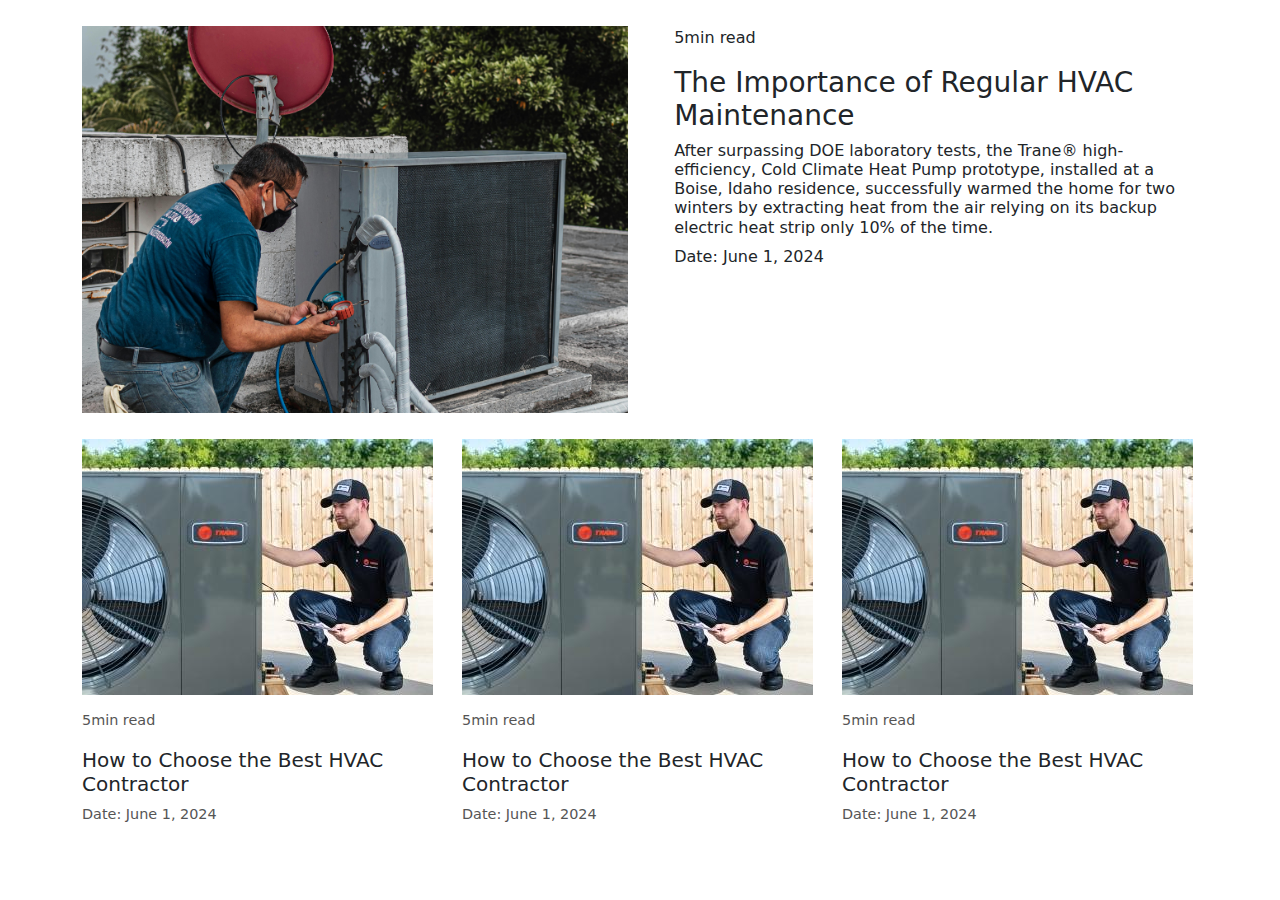
<file: blog.html>
<!DOCTYPE html>
<html lang="en">

<head>
    <meta charset="UTF-8">
    <meta name="viewport" content="width=device-width, initial-scale=1.0">
    <link href="https://fonts.googleapis.com/icon?family=Material+Icons" rel="stylesheet">
    <link rel="stylesheet" href="https://use.fontawesome.com/releases/v5.8.2/css/all.css">
    <script src="https://ajax.googleapis.com/ajax/libs/jquery/3.5.1/jquery.min.js"></script>
    <script src="https://cdnjs.cloudflare.com/ajax/libs/popper.js/1.16.0/umd/popper.min.js"></script>
    <script src="https://maxcdn.bootstrapcdn.com/bootstrap/4.5.2/js/bootstrap.min.js"></script>
    <script src="https://cdn.jsdelivr.net/npm/bootstrap@5.3.3/dist/js/bootstrap.bundle.min.js"></script>
    <link href="https://cdn.jsdelivr.net/npm/bootstrap@5.3.3/dist/css/bootstrap.min.css" rel="stylesheet">
    <style>
        .article-summary {
            padding: 15px 0;
        }

        .article-summary p {
            font-size: 0.9em;
            color: #555;
        }
    </style>
</head>

<body>
    <div class="container" style="margin-top: 2%;">
        <div class="row">
            <div class="col-md-6">
                <img src="image/pexels-jose-andres-pacheco-cortes-3641213-5463575.jpg" alt="HVAC Maintenance" class="img-fluid">
            </div>
            <div class="col-md-6" style="padding-left: 3%;">
                <p>5min read</p>
                <h3>The Importance of Regular HVAC Maintenance</h3>
                <h6>After surpassing DOE laboratory tests, the Trane® high-efficiency, Cold Climate Heat Pump prototype,
                    installed at a Boise, Idaho residence, successfully warmed the home for two winters by extracting
                    heat from the air relying on its backup electric heat strip only 10% of the time.</h6>
                <p>Date: June 1, 2024</p>
            </div>
        </div>
    </div>

    <div class="container" style="margin-top: 2%;">
        <div class="row">
            <div class="col-md-4">
                <img src="image/hvac-contractor-near-me_Thumbnail.jpeg" alt="HVAC Contractor" class="img-fluid">
                <div class="article-summary">
                    <p>5min read</p>
                    <h5>How to Choose the Best HVAC Contractor</h5>
                    <p>Date: June 1, 2024</p>
                </div>
            </div>
            <div class="col-md-4">
                <img src="image/hvac-contractor-near-me_Thumbnail.jpeg" alt="HVAC Contractor" class="img-fluid">
                <div class="article-summary">
                    <p>5min read</p>
                    <h5>How to Choose the Best HVAC Contractor</h5>
                    <p>Date: June 1, 2024</p>
                </div>
            </div>
            <div class="col-md-4">
                <img src="image/hvac-contractor-near-me_Thumbnail.jpeg" alt="HVAC Contractor" class="img-fluid">
                <div class="article-summary">
                    <p>5min read</p>
                    <h5>How to Choose the Best HVAC Contractor</h5>
                    <p>Date: June 1, 2024</p>
                </div>
            </div>
        </div>
    </div>
</body>

</html>
</file>
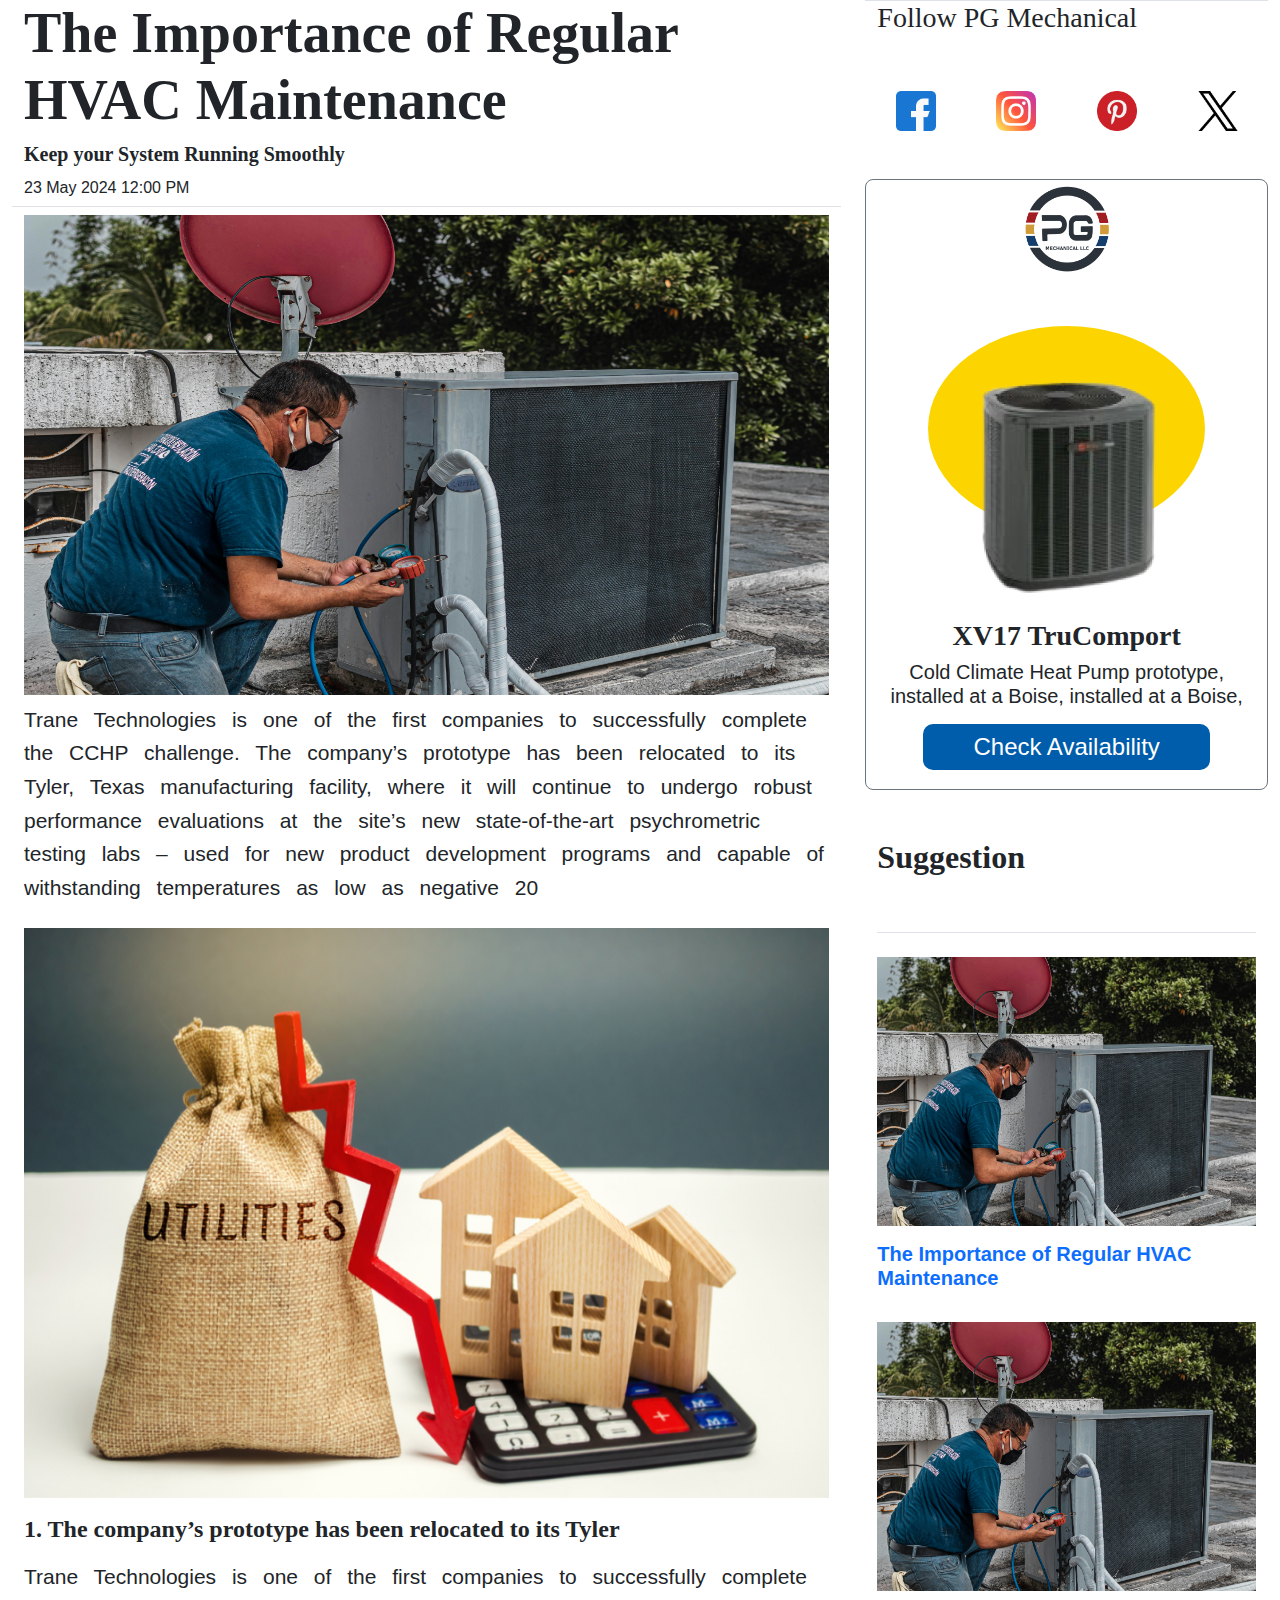
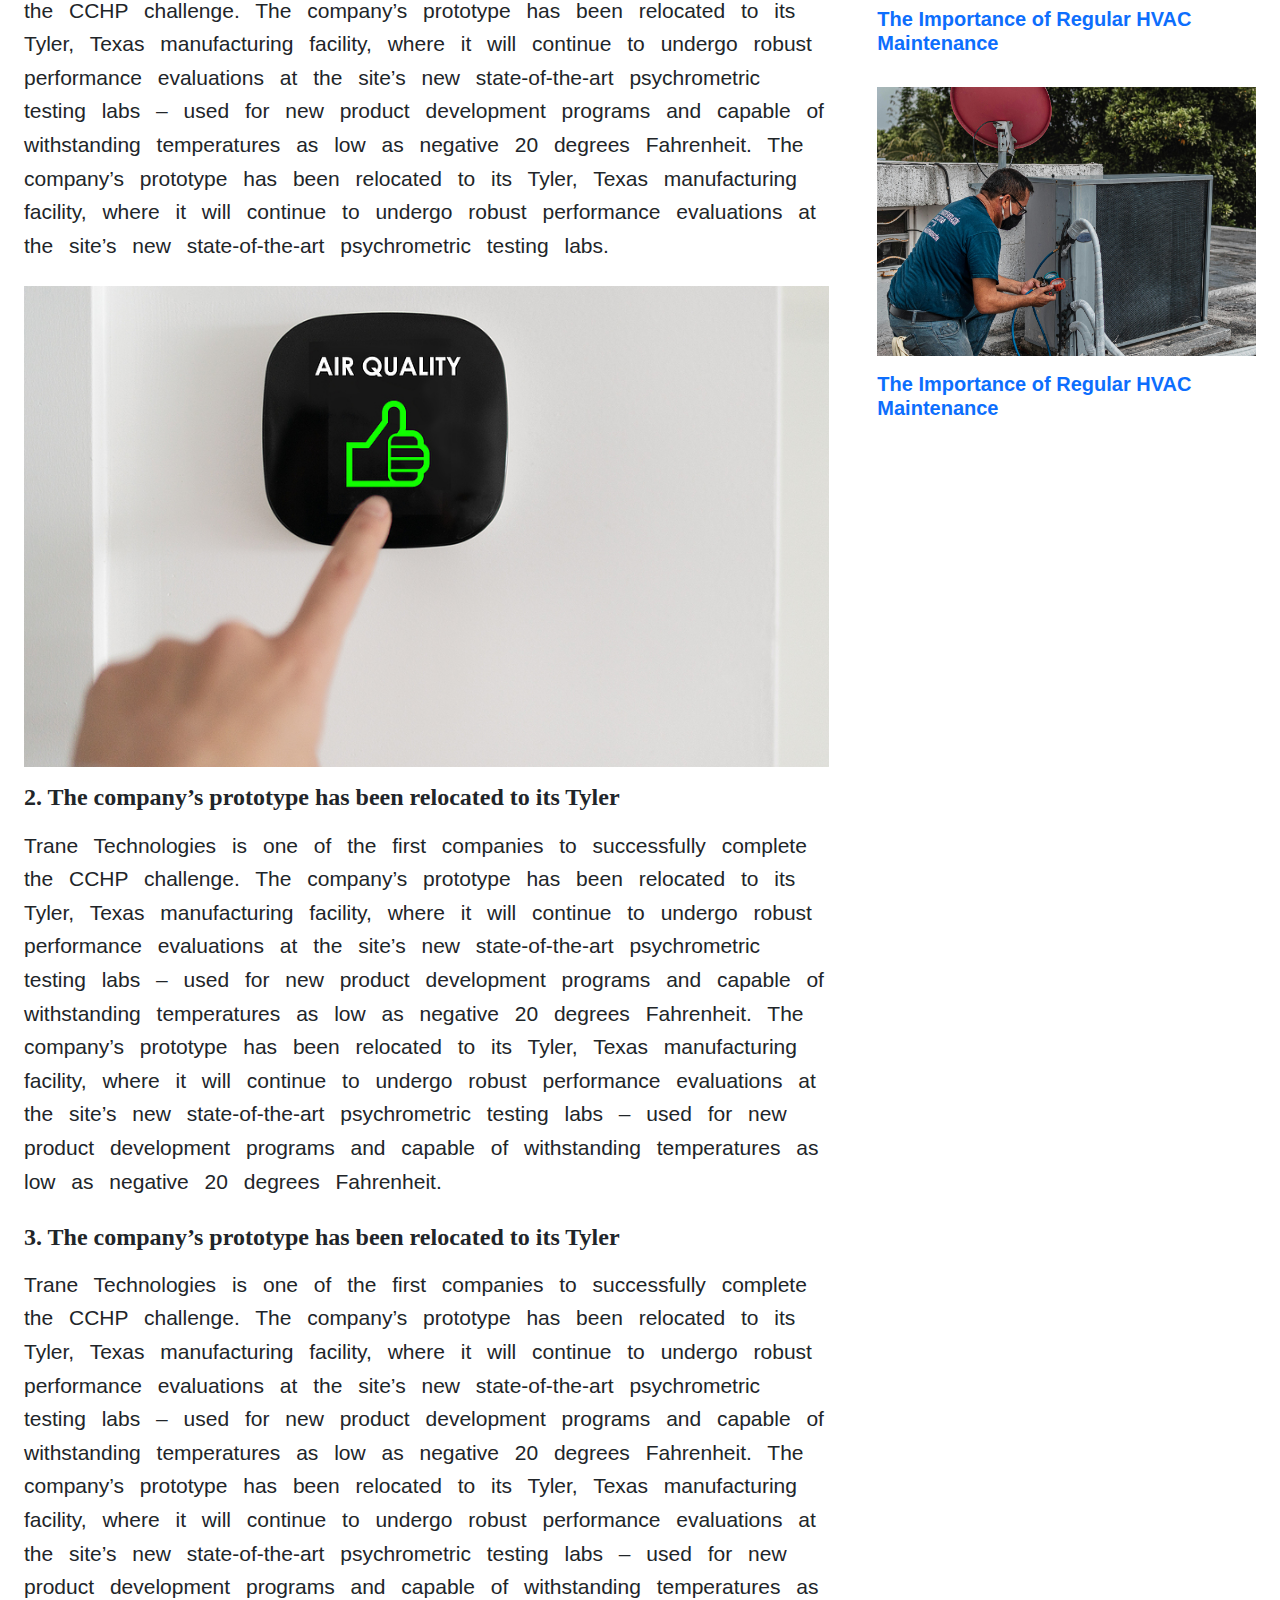
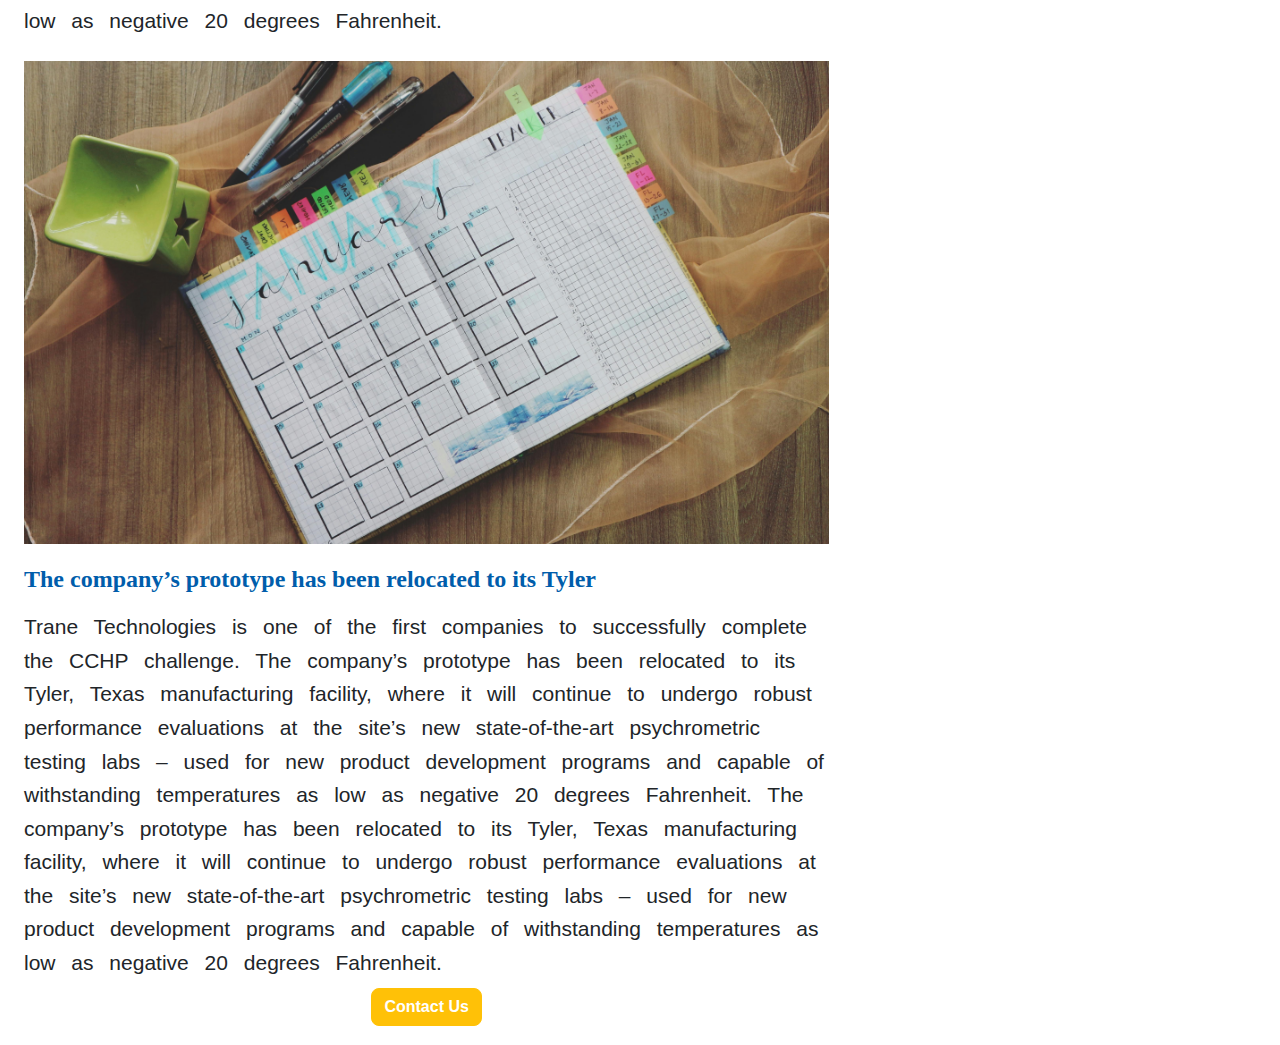
<file: blog2.html>
<!DOCTYPE html>
<html lang="en">

<head>
    <meta charset="UTF-8">
    <meta name="viewport" content="width=device-width, initial-scale=1.0">
    <title>Blog</title>
    <link rel="icon" href="image/new.png">
    <link href="https://cdn.jsdelivr.net/npm/bootstrap@5.3.3/dist/css/bootstrap.min.css" rel="stylesheet">
    <script src="https://cdn.jsdelivr.net/npm/bootstrap@5.3.3/dist/js/bootstrap.bundle.min.js"></script>
    <link rel="stylesheet" href="css/blog.css">
    
</head>

<body>
    <div class="container-fluid">
        <div class="row">
            <!-- Left Column -->
            <div class="col-lg-8">
                <div class="container">
                    <div class="row">
                        <div class="col-12 border-bottom">
                            <h1 class="display-4 fw-bold" style="font-family: 'Lora', serif;">The Importance of Regular
                                HVAC Maintenance</h1>
                            <h6 class="fw-bold" style="font-size: 20px; font-family: 'Lora', serif;">Keep your System
                                Running Smoothly</h6>
                            <h6 class="pt-1">23 May 2024 12:00 PM</h6>
                        </div>
                    </div>
                </div>
                <div class="container">
                    <div class="row">
                        <img src="image/pexels-jose-andres-pacheco-cortes-3641213-5463575.jpg" alt="HVAC Maintenance"
                            class="img-fluid mt-2" id="banner_image">
                        <h6 id="paragraph">
                            Trane Technologies is one of the first companies to successfully complete the CCHP
                            challenge. The company’s prototype has been relocated to its Tyler, Texas manufacturing
                            facility, where it will continue to undergo robust performance evaluations at the site’s new
                            state-of-the-art psychrometric testing labs – used for new product development programs and
                            capable of withstanding temperatures as low as negative 20
                        </h6>
                    </div>
                </div>
                <div class="container">
                    <div class="row">
                        <img src="image/image 17.png" alt="HVAC Maintenance" class="img-fluid mt-3"
                            id="content_image">
                        <h3 class="section-title">1. The company’s prototype has been relocated to its Tyler</h3>
                        <h6 id="paragraph">
                            Trane Technologies is one of the first companies to successfully complete the CCHP
                            challenge. The company’s prototype has been relocated to its Tyler, Texas manufacturing
                            facility, where it will continue to undergo robust performance evaluations at the site’s new
                            state-of-the-art psychrometric testing labs – used for new product development programs and
                            capable of withstanding temperatures as low as negative 20 degrees Fahrenheit. The company’s
                            prototype has been relocated to its Tyler, Texas manufacturing facility, where it will
                            continue to undergo robust performance evaluations at the site’s new state-of-the-art
                            psychrometric testing labs.
                        </h6>
                    </div>
                </div>
                <div class="container">
                    <div class="row">
                        <img src="image/image 20.png" alt="HVAC Maintenance" class="img-fluid mt-3"
                            style="height: 13%; width: 100%;">
                        <h3 class="section-title">2. The company’s prototype has been relocated to its Tyler</h3>
                        <h6 id="paragraph">
                            Trane Technologies is one of the first companies to successfully complete the CCHP
                            challenge. The company’s prototype has been relocated to its Tyler, Texas manufacturing
                            facility, where it will continue to undergo robust performance evaluations at the site’s new
                            state-of-the-art psychrometric testing labs – used for new product development programs and
                            capable of withstanding temperatures as low as negative 20 degrees Fahrenheit. The company’s
                            prototype has been relocated to its Tyler, Texas manufacturing facility, where it will
                            continue to undergo robust performance evaluations at the site’s new state-of-the-art
                            psychrometric testing labs – used for new product development programs and capable of
                            withstanding temperatures as low as negative 20 degrees Fahrenheit.
                        </h6>
                        <h3 class="section-title">3. The company’s prototype has been relocated to its Tyler</h3>
                        <h6 id="paragraph">
                            Trane Technologies is one of the first companies to successfully complete the CCHP
                            challenge. The company’s prototype has been relocated to its Tyler, Texas manufacturing
                            facility, where it will continue to undergo robust performance evaluations at the site’s new
                            state-of-the-art psychrometric testing labs – used for new product development programs and
                            capable of withstanding temperatures as low as negative 20 degrees Fahrenheit. The company’s
                            prototype has been relocated to its Tyler, Texas manufacturing facility, where it will
                            continue to undergo robust performance evaluations at the site’s new state-of-the-art
                            psychrometric testing labs – used for new product development programs and capable of
                            withstanding temperatures as low as negative 20 degrees Fahrenheit.
                        </h6>
                    </div>
                </div>
                <div class="container">
                    <div class="row">
                        <img src="image/pexels-thngocbich-760710 1.png" alt="HVAC Maintenance"
                            class="img-fluid mt-3 mb-1">
                        <h3 class="section-title" style="color: #005dab;">The company’s prototype has been relocated to
                            its Tyler</h3>
                        <h6 id="paragraph">
                            Trane Technologies is one of the first companies to successfully complete the CCHP
                            challenge. The company’s prototype has been relocated to its Tyler, Texas manufacturing
                            facility, where it will continue to undergo robust performance evaluations at the site’s new
                            state-of-the-art psychrometric testing labs – used for new product development programs and
                            capable of withstanding temperatures as low as negative 20 degrees Fahrenheit. The company’s
                            prototype has been relocated to its Tyler, Texas manufacturing facility, where it will
                            continue to undergo robust performance evaluations at the site’s new state-of-the-art
                            psychrometric testing labs – used for new product development programs and capable of
                            withstanding temperatures as low as negative 20 degrees Fahrenheit.
                        </h6>
                        <div class="col-3"></div>
                        <div class="col-6 text-center">
                            <button type="button" class="btn btn-warning text-white fw-bold rounded-3" id="contact_button">Contact
                                Us</button>
                        </div>
                        <div class="col-3"></div>
                    </div>
                </div>
            </div>
            <!-- Right Column -->
            <div class="col-lg-4">
                <div class="container">
                    <div class="row">
                        <div class="col-12 border-top">
                            <h3 class="mt-n2" style="font-family: 'Lora', serif;">Follow PG Mechanical</h3>
                        </div>
                    </div>
                </div>
                <div class="container mt-5 text-center">
                    <div class="row">
                        <div class="col-3">
                            <img src="image/facebook.png" alt="Facebook" width="40px">
                        </div>
                        <div class="col-3">
                            <img src="image/instagram.png" alt="Instagram" width="40px">
                        </div>
                        <div class="col-3">
                            <img src="image/pinterest.png" alt="Pinterest" width="40px">
                        </div>
                        <div class="col-3">
                            <img src="image/twitter.png" alt="Twitter" width="40px">
                        </div>
                    </div>
                </div>
                <div class="container mt-5 text-center border border-secondary rounded-3">
                    <div class="row">
                        <div class="col-12">
                            <img src="image/new.png" alt="New Product" width="100px" class="mb-n5">
                        </div>
                    </div>
                    <div class="row">
                        <div class="col-12">
                            <span id="backgroundImageColor"><img src="image/productg.png"
                                 id="image_background"></span>
                            </span>
                        </div>
                    </div>
                    <div class="row">
                        <div class="col-12">
                            <h3 id="product_name" class="fw-bold pt-3" style="font-family: 'Lora', serif;">XV17
                                TruComport</h3>
                            <h6 style="text-align: center; font-size: 20px;">Cold Climate Heat Pump prototype, installed
                                at a Boise, installed at a Boise,</h6>
                        </div>
                    </div>
                    <div class="row">
                        <div class="col-12">
                            <button type="button" id="availability" class="btn btn-primary">Check Availability</button>
                        </div>
                    </div>
                </div>
                <div class="container">
                    <div class="header py-5 border-bottom">
                        <h2 class="fw-bold" style="font-family: 'Lora', serif;">Suggestion</h2>
                    </div>
                    <img src="image/pexels-jose-andres-pacheco-cortes-3641213-5463575.jpg" alt="Suggestion"
                        class="img-fluid mt-4">
                    <h5 class="mt-3 text-primary fw-bold">The Importance of Regular HVAC Maintenance</h5>
                    <img src="image/pexels-jose-andres-pacheco-cortes-3641213-5463575.jpg" alt="Suggestion"
                        class="img-fluid mt-4">
                    <h5 class="mt-3 text-primary fw-bold">The Importance of Regular HVAC Maintenance</h5>
                    <img src="image/pexels-jose-andres-pacheco-cortes-3641213-5463575.jpg" alt="Suggestion"
                        class="img-fluid mt-4">
                    <h5 class="mt-3 text-primary fw-bold">The Importance of Regular HVAC Maintenance</h5>
                </div>
            </div>
        </div>
    </div>
</body>

</html>
</file>
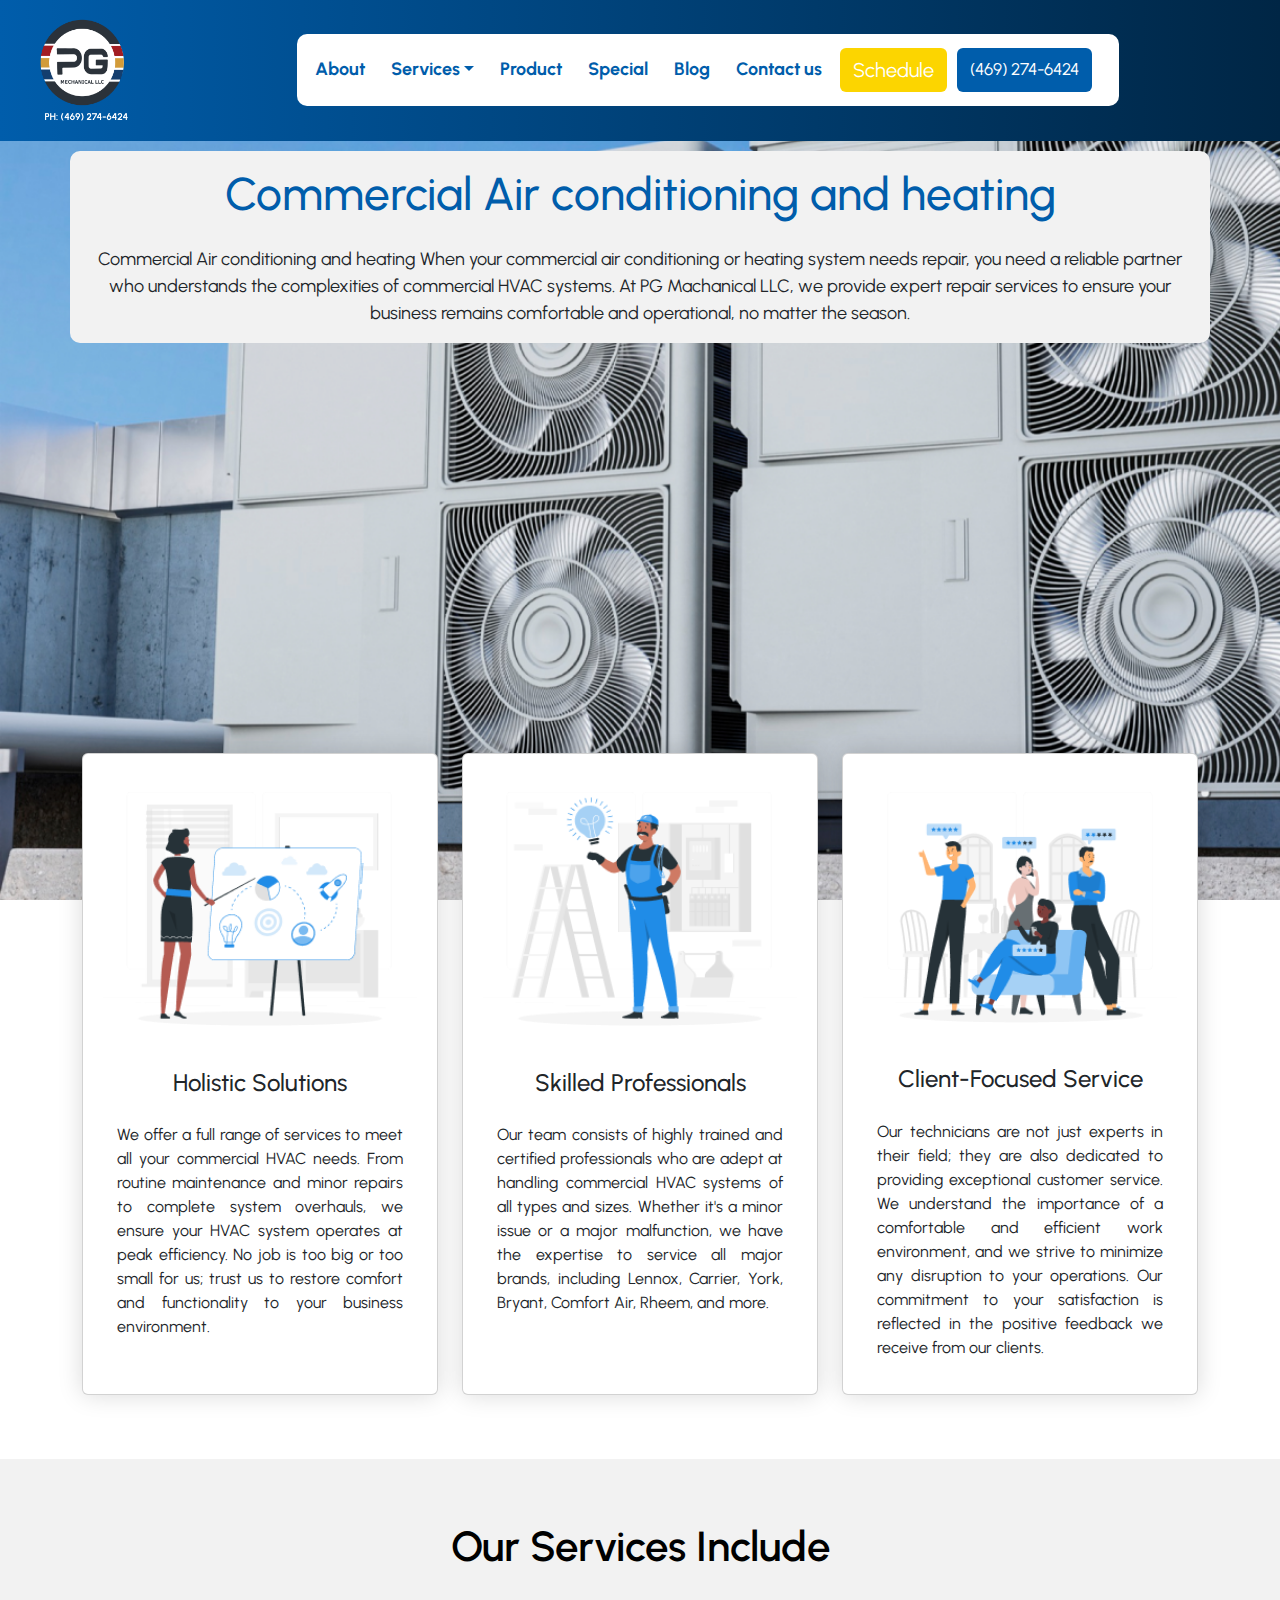
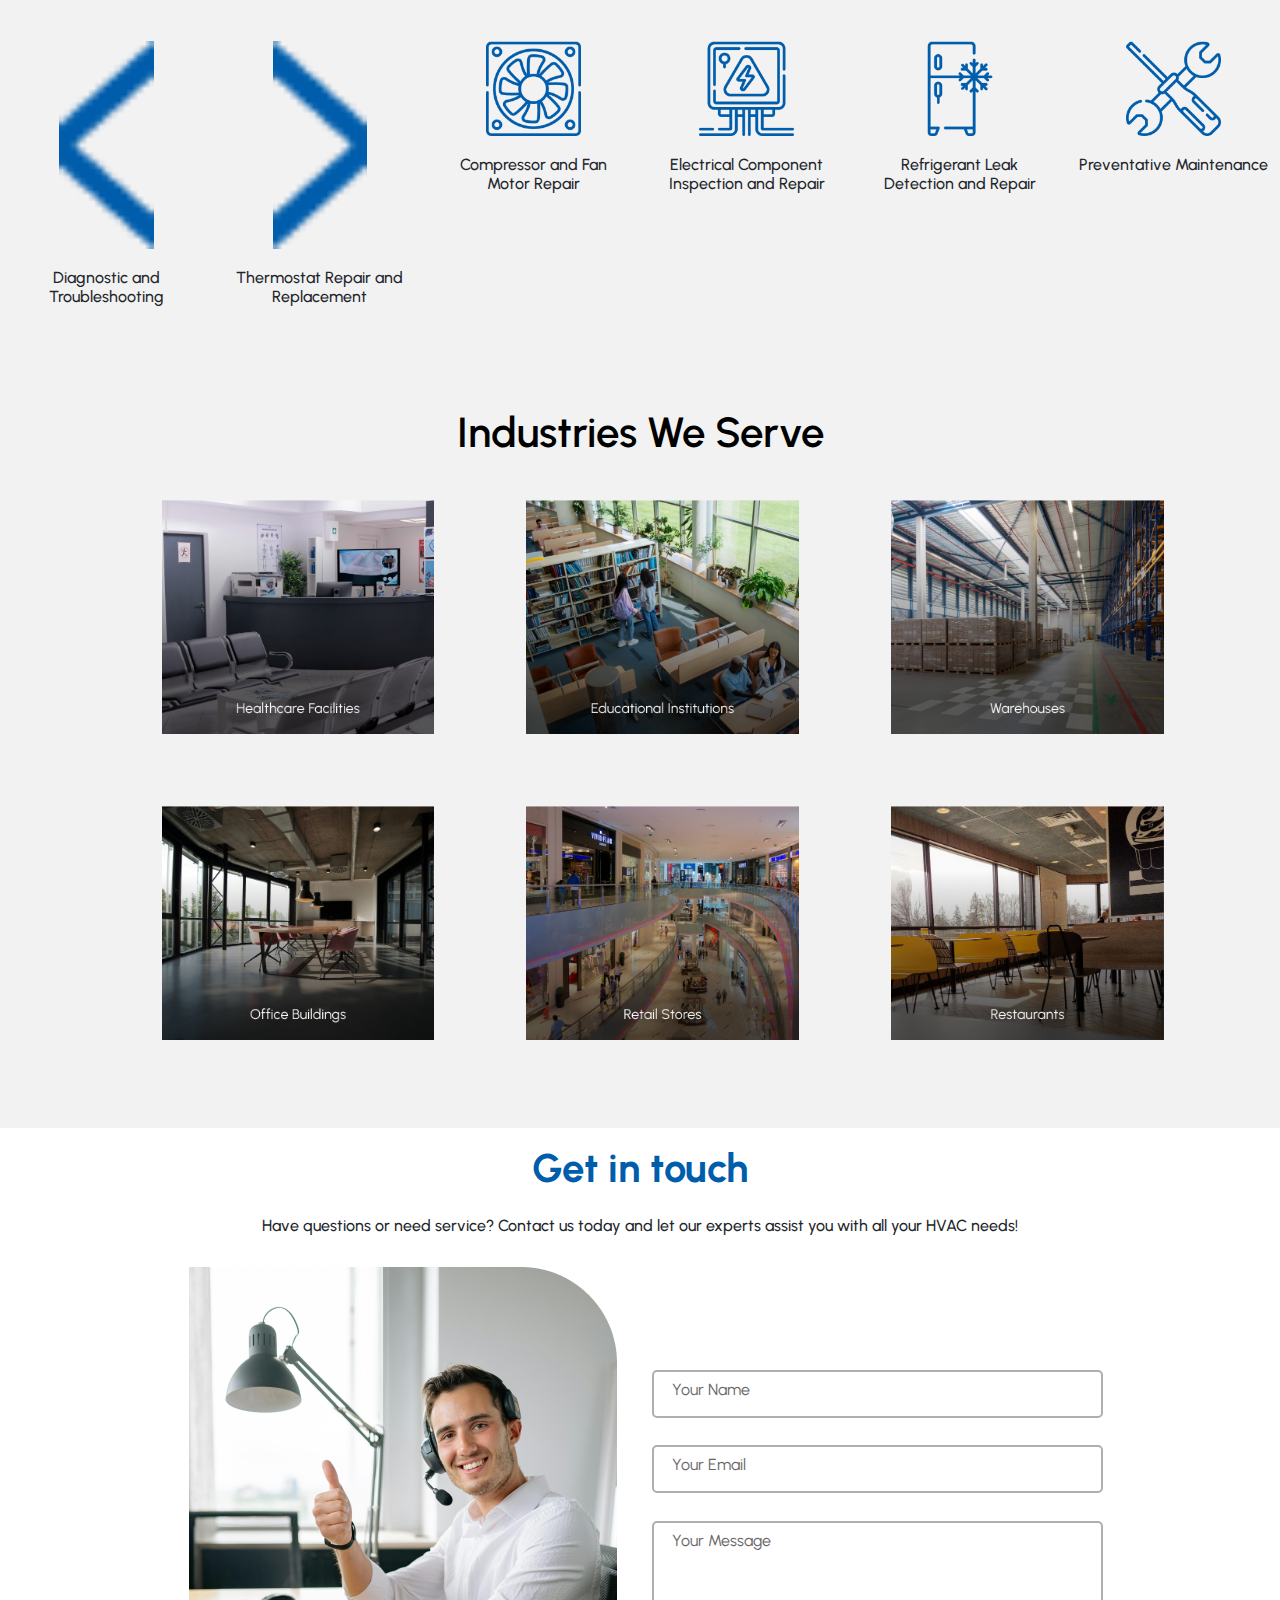
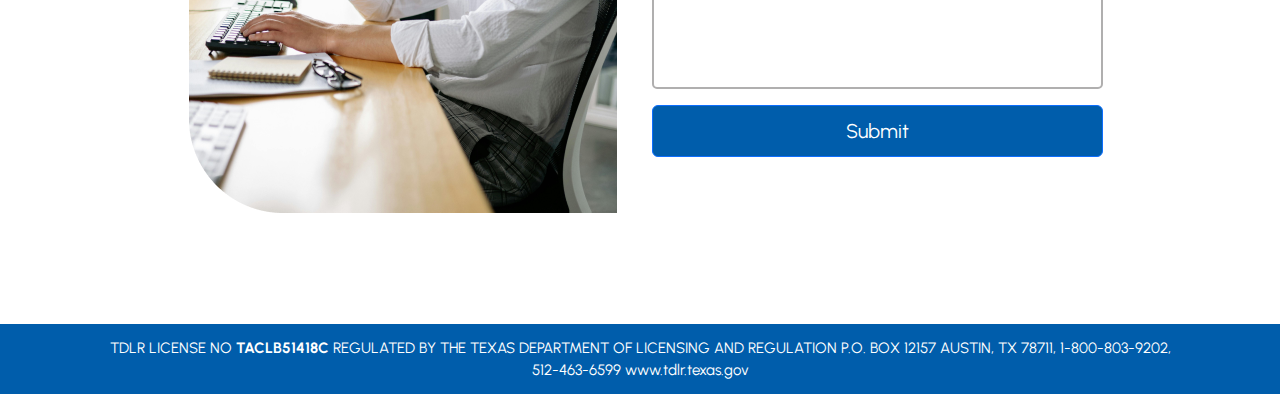
<file: Commercial Air.html>
<!DOCTYPE html>
<html lang="en">

<head>
    <meta charset="UTF-8">
    <meta name="viewport" content="width=device-width, initial-scale=1.0">
    <link href="https://fonts.googleapis.com/icon?family=Material+Icons" rel="stylesheet">
    <link rel="stylesheet" href="https://use.fontawesome.com/releases/v5.8.2/css/all.css">
    <script src="https://ajax.googleapis.com/ajax/libs/jquery/3.5.1/jquery.min.js"></script>
    <script src="https://cdnjs.cloudflare.com/ajax/libs/popper.js/1.16.0/umd/popper.min.js"></script>
    <script src="https://maxcdn.bootstrapcdn.com/bootstrap/4.5.2/js/bootstrap.min.js"></script>
    <link rel="icon" href="image/new.png">
    <link rel="stylesheet" href="css/nav.css">
    <link rel="stylesheet" href="css/commercial.css">
    <link rel="stylesheet" href="css/animation.css">
    <link rel="stylesheet" href="css/success.css">
    <link rel="stylesheet" href="css/spinner.css">
    <link href="https://fonts.googleapis.com/css2?family=Urbanist:wght@400;700&display=swap" rel="stylesheet">

    <link href="https://cdn.jsdelivr.net/npm/bootstrap@5.3.3/dist/css/bootstrap.min.css" rel="stylesheet">
    <script src="https://cdn.jsdelivr.net/npm/bootstrap@5.3.3/dist/js/bootstrap.bundle.min.js"></script>
    <title>PG Mechanical</title>
</head>
<style>
    @media (max-width:500px) {
        #main_section h1 {
            padding: 6% !important;
            font-size: 20px !important;
        }

        .service_image_head {
            font-size: 26px;
        }

        .service_image_header {
            font-size: 26px;
        }

    }

    @media (max-width:350px) {
        #main_section h1 {
            padding: 7% !important;
            font-size: 14px !important;
        }

        .service_image_head {
            font-size: 18px;
        }

        .service_image_header {
            font-size: 18px;
        }

        #main_section p {
            font-size: 12px !important;
        }
    }

    @media (max-width:290px) {
        #main_section {
            margin-top: 21%;
        }
    }
</style>

<body>
    <div class="loading" id="l">
        <div class="spinner"></div>
    </div>

    <nav class="navbar navbar-expand-lg navbar-light fixed-top">
        <div class="container-fluid">
            <a class="navbar-brand" href="#main"><img src="image/new.png" alt="Logo" width="100px" id="logo"></a>
            <button class="navbar-toggler" type="button" data-bs-toggle="collapse" data-bs-target="#navbarNavAltMarkup"
                aria-controls="navbarNavAltMarkup" aria-expanded="false" aria-label="Toggle navigation">
                <img src="image/menu (3).png" alt="" srcset="" style="width: 25px;">
            </button>
            <div class="collapse navbar-collapse justify-content-center" id="navbarNavAltMarkup">
                <ul class="navbar-nav">
                    <li class="nav-item">
                        <a class="nav-link" aria-current="page" href="index.html#about" id="aboutNav">About</a>
                    </li>
                    <li class="nav-item dropdown">
                        <a class="nav-link dropdown-toggle" href="index.html#service" id="navbarDropdown" role="button"
                            data-bs-toggle="dropdown" aria-expanded="false">Services</a>
                        <ul class="dropdown-menu" aria-labelledby="navbarDropdown">
                            <li><a class="dropdown-item" href="Residential Air.html" id="dropDown">Residential AC</a>
                            </li>
                            <li><a class="dropdown-item" href="Commercial Air.html" id="dropDown">Commercial AC</a></li>
                            <li><a class="dropdown-item" href="Commercial Refrigeration.html" id="dropDown">Commercial
                                    Refrigeration</a></li>
                            <li><a class="dropdown-item" href="maintenance.html" id="dropDown">Maintenance</a></li>
                        </ul>
                    </li>
                    <li class="nav-item">
                        <a class="nav-link" aria-current="page" href="index.html#product">Product</a>
                    </li>
                    <li class="nav-item">
                        <a class="nav-link" href="index.html#special" tabindex="-1" aria-disabled="true">Special</a>
                    </li>
                    <li class="nav-item">
                        <a class="nav-link" aria-current="page"
                            href="https://www.trane.com/commercial/north-america/us/en/about-us/newsroom/blogs.html">Blog</a>
                    </li>
                    <li class="nav-item">
                        <a class="nav-link" href="#contect" tabindex="-1" aria-disabled="true">Contact us</a>
                    </li>
                    <li class="nav-item">
                        <button class="btn" id="button1" data-toggle="modal"
                            data-target="#exampleModalLong">Schedule</button>
                    </li>
                    <li class="nav-item">
                        <button class="btn" id="button2">(469) 274-6424</button>
                    </li>
                </ul>
            </div>
        </div>
    </nav>



    <div class="container-fluid" id="main_section">
        <div id="main_header">
            <div class="container">
                <div class="row" style="background-color: #F2F2F2; border-radius: 10px;">
                    <h1>Commercial Air conditioning and heating</h1>
                    <p>Commercial Air conditioning and heating When your commercial air conditioning or heating system
                        needs
                        repair, you need a reliable partner who understands the complexities of commercial HVAC systems.
                        At
                        PG Machanical LLC, we provide expert repair services to ensure your business remains
                        comfortable and
                        operational, no matter the season.</p>
                </div>
            </div>

        </div>
    </div>

    <div class="container mt-5" style="margin-bottom: 5%;">
        <div class="row g-4">
            <div class="col-lg-4 col-md-6" id="card_top">
                <div class="card card-custom">
                    <img class="card-img-top card-img-custom" src="service 2/Business Plan-rafiki 1.png"
                        alt="Card image">
                    <div class="card-body">
                        <h4 class="card-title" id="card_head">Holistic Solutions</h4>
                        <p class="card-text">We offer a full range of services to meet all your commercial HVAC needs.
                            From routine maintenance and minor repairs to complete system overhauls, we ensure your HVAC
                            system operates at peak efficiency. No job is too big or too small for us; trust us to
                            restore comfort and functionality to your business environment.</p>
                    </div>
                </div>
            </div>
            <div class="col-lg-4 col-md-6" id="card2">
                <div class="card card-custom" id="a">
                    <img class="card-img-top card-img-custom" src="service 1/3.png" alt="Card image">
                    <div class="card-body">
                        <h4 class="card-title" id="card_head">Skilled Professionals</h4>
                        <p class="card-text">Our team consists of highly trained and certified professionals who are
                            adept at handling commercial HVAC systems of all types and sizes. Whether it's a minor issue
                            or a major malfunction, we have the expertise to service all major brands, including Lennox,
                            Carrier, York, Bryant, Comfort Air, Rheem, and more.</p>
                    </div>
                </div>
            </div>
            <div class="col-lg-4 col-md-6" id="card3">
                <div class="card card-custom">
                    <img class="card-img-top card-img-custom" src="service 1/2.png" alt="Card image">
                    <div class="card-body">
                        <h4 class="card-title" id="card_head">Client-Focused Service</h4>
                        <p class="card-text">Our technicians are not just experts in their field; they are also
                            dedicated to providing exceptional customer service. We understand the importance of a
                            comfortable and efficient work environment, and we strive to minimize any disruption to your
                            operations. Our commitment to your satisfaction is reflected in the positive feedback we
                            receive from our clients.</p>
                    </div>
                </div>
            </div>
        </div>
    </div>

    <div class="container-fluid" id="service_page">
        <div>
            <h2 class="service_image_header">Our Services Include</h2>
        </div>
        <div class="row text-center">
            <div class="col-lg-2 col-md-4 col-6 mb-4">
                <img src="image/icon1.png" alt="" id="icon">
                <h6 id="icon_head">Diagnostic and Troubleshooting</h6>
            </div>
            <div class="col-lg-2 col-md-4 col-6 mb-4">
                <img src="image/icon2.png" alt="" id="icon">
                <h6 id="icon_head">Thermostat Repair and Replacement</h6>
            </div>
            <div class="col-lg-2 col-md-4 col-6 mb-4">
                <img src="image/icon3.png" alt="" id="icon">
                <h6 id="icon_head">Compressor and Fan Motor Repair</h6>
            </div>
            <div class="col-lg-2 col-md-4 col-6 mb-4">
                <img src="image/icon4.png" alt="" id="icon">
                <h6 id="icon_head">Electrical Component Inspection and Repair</h6>
            </div>
            <div class="col-lg-2 col-md-4 col-6 mb-4">
                <img src="image/icon5.png" alt="" id="icon">
                <h6 id="icon_head">Refrigerant Leak Detection and Repair</h6>
            </div>
            <div class="col-lg-2 col-md-4 col-6 mb-4">
                <img src="image/icon6.png" alt="" id="icon">
                <h6 id="icon_head">Preventative Maintenance</h6>
            </div>
        </div>

        <div class="container">
            <h2 class="service_image_head">Industries We Serve</h2>
            <div class="row" style="margin-left: 3%;" id="images">


                <div class="col-lg-4 col-md-4 col-12 mb-4">
                    <img src="service 2/1.png" alt="" style="width: 80%;" class="mx-auto d-block" id="service_image">
                </div>
                <div class="col-lg-4 col-md-4 col-12 mb-4">
                    <img src="service 2/2.png" alt="" style="width: 80%;" class="mx-auto d-block" id="service_image">
                </div>
                <div class="col-lg-4 col-md-4 col-12 mb-4">
                    <img src="service 2/3.png" alt="" style="width: 80%;" class="mx-auto d-block" id="service_image">
                </div>
            </div>
        </div>

        <div class="container mt-5">
            <div class="row" style="margin-left: 3%;" id="images">
                <div class="col-lg-4 col-md-4 col-12 mb-4">
                    <img src="service 2/4.png" alt="" style="width: 80%;" class="mx-auto d-block" id="service_image">
                </div>
                <div class="col-lg-4 col-md-4 col-12 mb-4">
                    <img src="service 2/5.png" alt="" style="width: 80%;" class="mx-auto d-block" id="service_image">
                </div>
                <div class="col-lg-4 col-md-4 col-12 mb-4">
                    <img src="service 2/6.png" alt="" style="width: 80%;" class="mx-auto d-block" id="service_image">
                </div>
            </div>
        </div>
    </div>


    <div class="container contect" id="contect">
        <div class="header text-center py-3">
            <h1 style="font-weight: bold;color: #005dab;">Get in touch</h1>
        </div>
        <div class="row text-center mb-4">
            <h6 class="mx-auto">
                Have questions or need service? Contact us today and let our experts assist you with all your HVAC
                needs!

            </h6>
        </div>
        <div class="row">
            <div class="container">
                <div class="row align-items-center">
                    <div class="col-1"></div>
                    <div class="col-lg-5 col-md-12 mb-4 text-center">
                        <img src="image/contact us.png" alt="" id="contact_image" class="img-fluid">
                    </div>
                    <div class="col-lg-5 col-md-12">
                        <form action="https://api.web3forms.com/submit" method="POST">

                            <input type="hidden" name="access_key" value="91631ac7-26e5-4657-84a8-25556e8a3843">
                            <div class="form-group position-relative mb-3">
                                <input type="text" id="name" class="form-control" name="name" placeholder=" " required>
                                <label for="name">Your Name</label>
                            </div>
                            <div class="form-group position-relative mb-3">
                                <input type="email" id="email" class="form-control" name="email" placeholder=" "
                                    style="margin-top: 6%;" required>
                                <label for="email">Your Email</label>
                            </div>
                            <div class="form-group position-relative mb-3">
                                <textarea id="message" class="form-control" rows="6" name="message" placeholder=" "
                                    required style="margin-top: 6%;"></textarea>
                                <label for="message">Your Message</label>
                            </div>
                            <button class="btn btn-primary btn-block" type="submit" id="submit_button">Submit</button>
                        </form>
                    </div>
                </div>
            </div>
        </div>
    </div>

    <div class="footer">
        <div class="footer-content">
            <p class="footer-para">
                TDLR LICENSE NO <b>TACLB51418C</b> REGULATED BY THE TEXAS DEPARTMENT OF LICENSING AND REGULATION
                P.O.
                BOX 12157 AUSTIN, TX 78711, 1-800-803-9202, 512-463-6599
                <a href="http://www.tdlr.texas.gov" style="text-decoration: none; color: white;">www.tdlr.texas.gov</a>
            </p>
        </div>
    </div>

    <div class="modal fade" id="exampleModalLong" tabindex="-1" role="dialog" aria-labelledby="exampleModalLongTitle"
        aria-hidden="true">
        <div class="modal-dialog modal-dialog-centered">
            <div class="modal-content custom-modal-content" style="width: 80%;">
                <div class="modal-header custom-modal-header">
                    <div>
                        <h6 class="modal-title" id="exampleModalLongTitle">Schedule Your AC Repair Today</h6>
                        <p class="modal-subtitle">
                            Book a hassle-free repair appointment in just a few steps. Provide your details, describe
                            the issue, and choose a convenient time—we’ll take care of the rest!
                        </p>
                    </div>
                    <button type="button" class="close" data-dismiss="modal" aria-label="Close">
                        <span aria-hidden="true">&times;</span>
                    </button>
                </div>


                <div class="modal-body" style="padding: 30px;">
                    <div class="form-group position-relative mb-3">
                        <input type="text" id="CustomerName" class="form-control" name="name" placeholder=" " required>
                        <label for="name">Customer Name</label>
                    </div>
                    <div class="form-group position-relative mb-3">
                        <input type="text" id="phone_number" class="form-control" name="name" placeholder=" " required>
                        <label for="name">Phone</label>
                    </div>
                    <div class="form-group position-relative mb-3">
                        <select class="form">
                            <option value="">Issue Type</option>
                            <option value="AC">AC</option>
                            <option value="Refrigerator">Refrigerator</option>
                        </select>
                    </div>

                    <div class="dropdown dropdown1">
                        <button id="selectedValues1">available_slots</button>
                        <div class="dropdown-content dropdown-content1">
                            <label>
                                <input type="checkbox" value="10am - 1pm" class="checkbox1"> 10am-1pm
                            </label>
                            <label>
                                <input type="checkbox" value="2pm - 4pm " class="checkbox1">2pm - 4pm
                            </label>
                            <label>
                                <input type="checkbox" value="5pm - 7pm " class="checkbox1">5pm - 7pm
                            </label>
                        </div>
                    </div>


                    <div class="form-group position-relative mt-3 mb-3">
                        <textarea id="Description" class="form-control" rows="2" name="Description" placeholder=" "
                            required></textarea>
                        <label for="Description">Description</label>
                    </div>
                    <div class="form-group position-relative mb-3" style="width: 100%; max-width: 400px;">
                        <input type="file" id="image" class="form-control" name="image" placeholder=" " multiple
                            required style="height: 60px; font-size: 16px; padding: 20px;">
                        <label for="image">Photo</label>
                        <div id="preview" style="display: flex; gap: 10px; margin-top: 10px; flex-wrap: wrap;"></div>
                        <small id="fileError" style="color: red; display: none;">You can only upload up to 3
                            images.</small>
                        <small id="fileMessage" style="color: #262a9e; display: block;">You can select up to 3
                            images</small>
                    </div>

                    <div class="form-group position-relative mb-3">
                        <input id="street" placeholder=" " class="form-control" type="text" required>
                        <label class="label-sty">Street</label>
                    </div>

                    <div class="form-group position-relative mb-3">
                        <input type="text" id="city" name="city" placeholder=" " class="form-control" required>
                        <label>City</label>
                    </div>

                    <div class="form-group position-relative mb-3">
                        <input type="text" id="state" name="state" placeholder=" " class="form-control">
                        <label>State</label>
                    </div>
                    <div class="form-group position-relative mb-3">
                        <input type="text" id="zip" name="zip" placeholder=" " class="form-control">
                        <label>Zip</label>
                    </div>
                    <div class="d-flex justify-content-center">
                        <button class="btn btn-primary" type="submit" onclick="postData()">Submit</button>
                    </div>
                </div>

            </div>
        </div>
        <div id="popupModal">
            <div class="modal-content">
                <h3>Success!</h3>
                <p>Your Complaint has been Registered. Our Team will contact you!</p>
                <div class="checkmark-container">
                    <svg viewBox="0 0 26 26" xmlns="http://www.w3.org/2000/svg">
                        <g stroke="currentColor" stroke-width="2" fill="none" fill-rule="evenodd" stroke-linecap="round"
                            stroke-linejoin="round">
                            <path class="circle"
                                d="M13 1C6.372583 1 1 6.372583 1 13s5.372583 12 12 12 12-5.372583 12-12S19.627417 1 13 1z" />
                            <path class="tick" d="M6.5 13.5L10 17 l8.808621-8.308621" />
                        </g>
                    </svg>
                </div>
                <button class="close-btn  " id="closePopup">Done</button>
            </div>
        </div>
    </div>

    <script src="script/animation.js"></script>
    <script src="script/modal.js"></script>

</body>

</html>
</file>
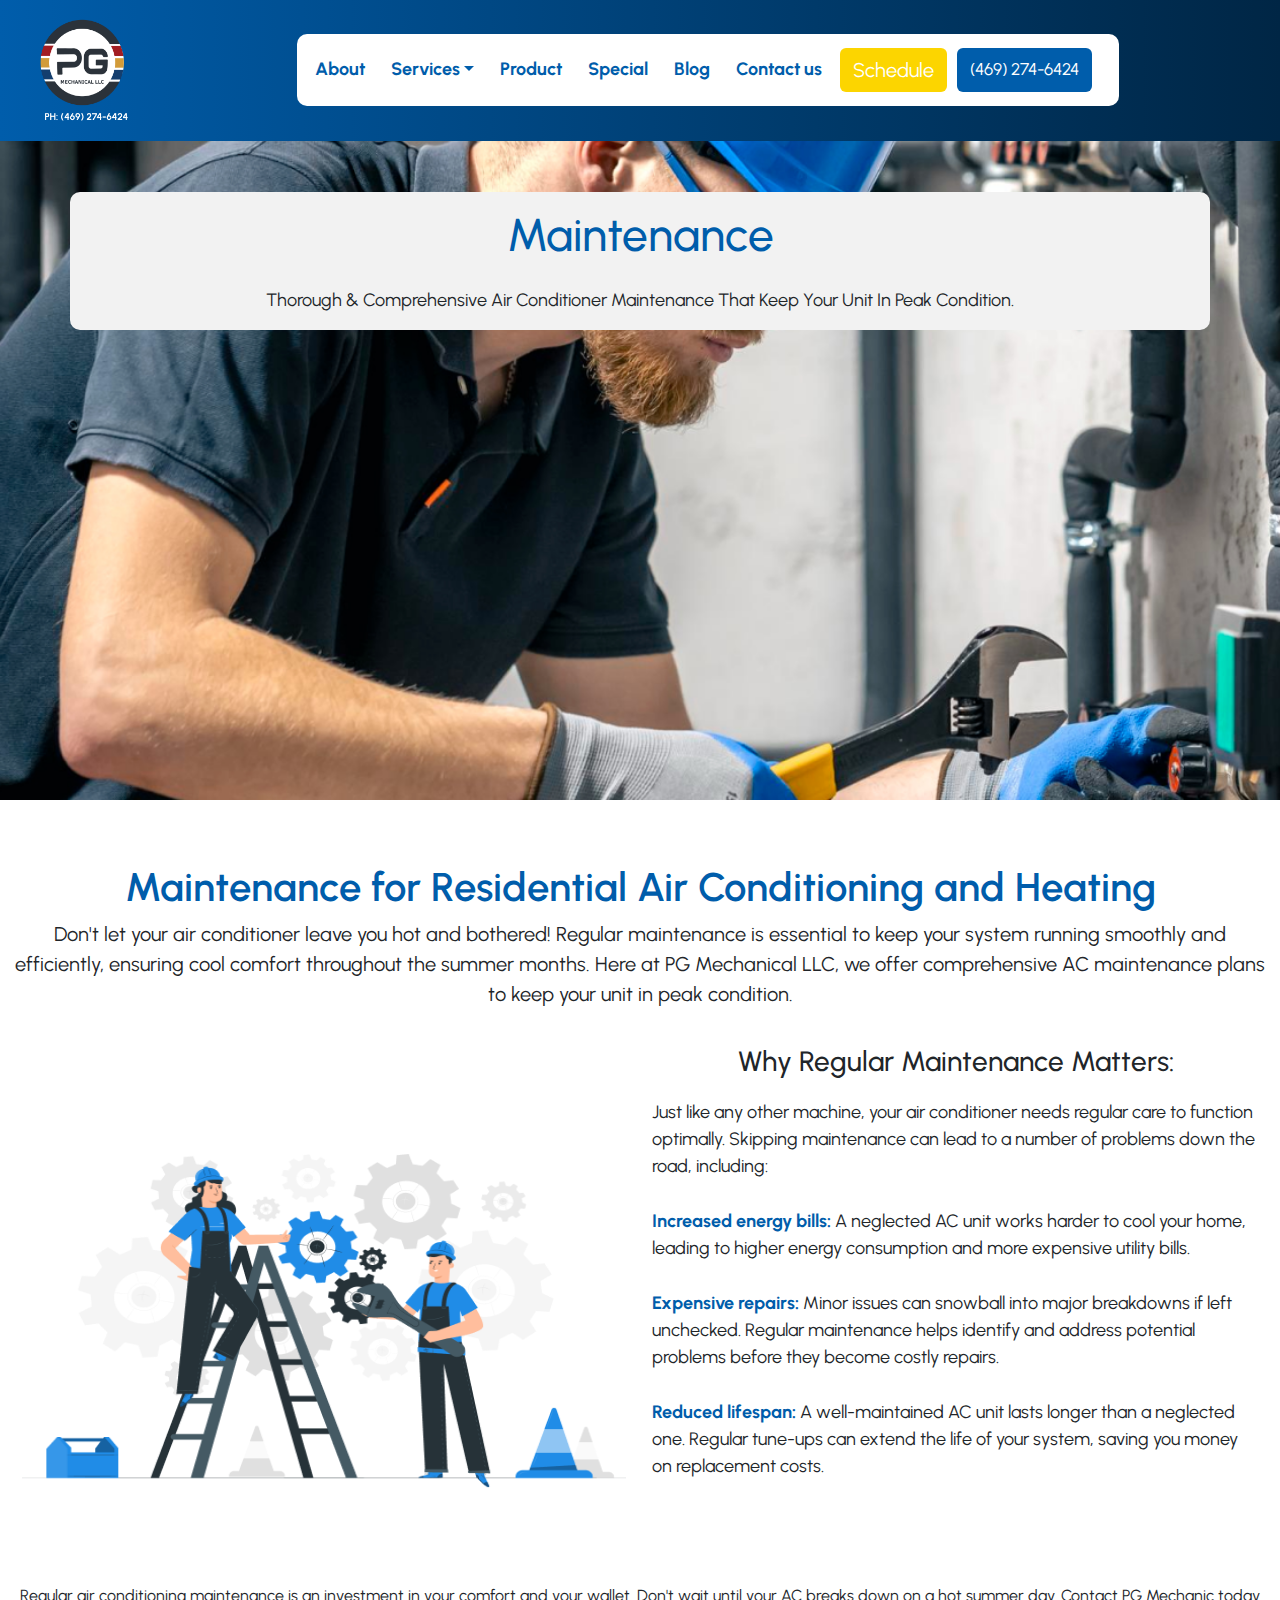
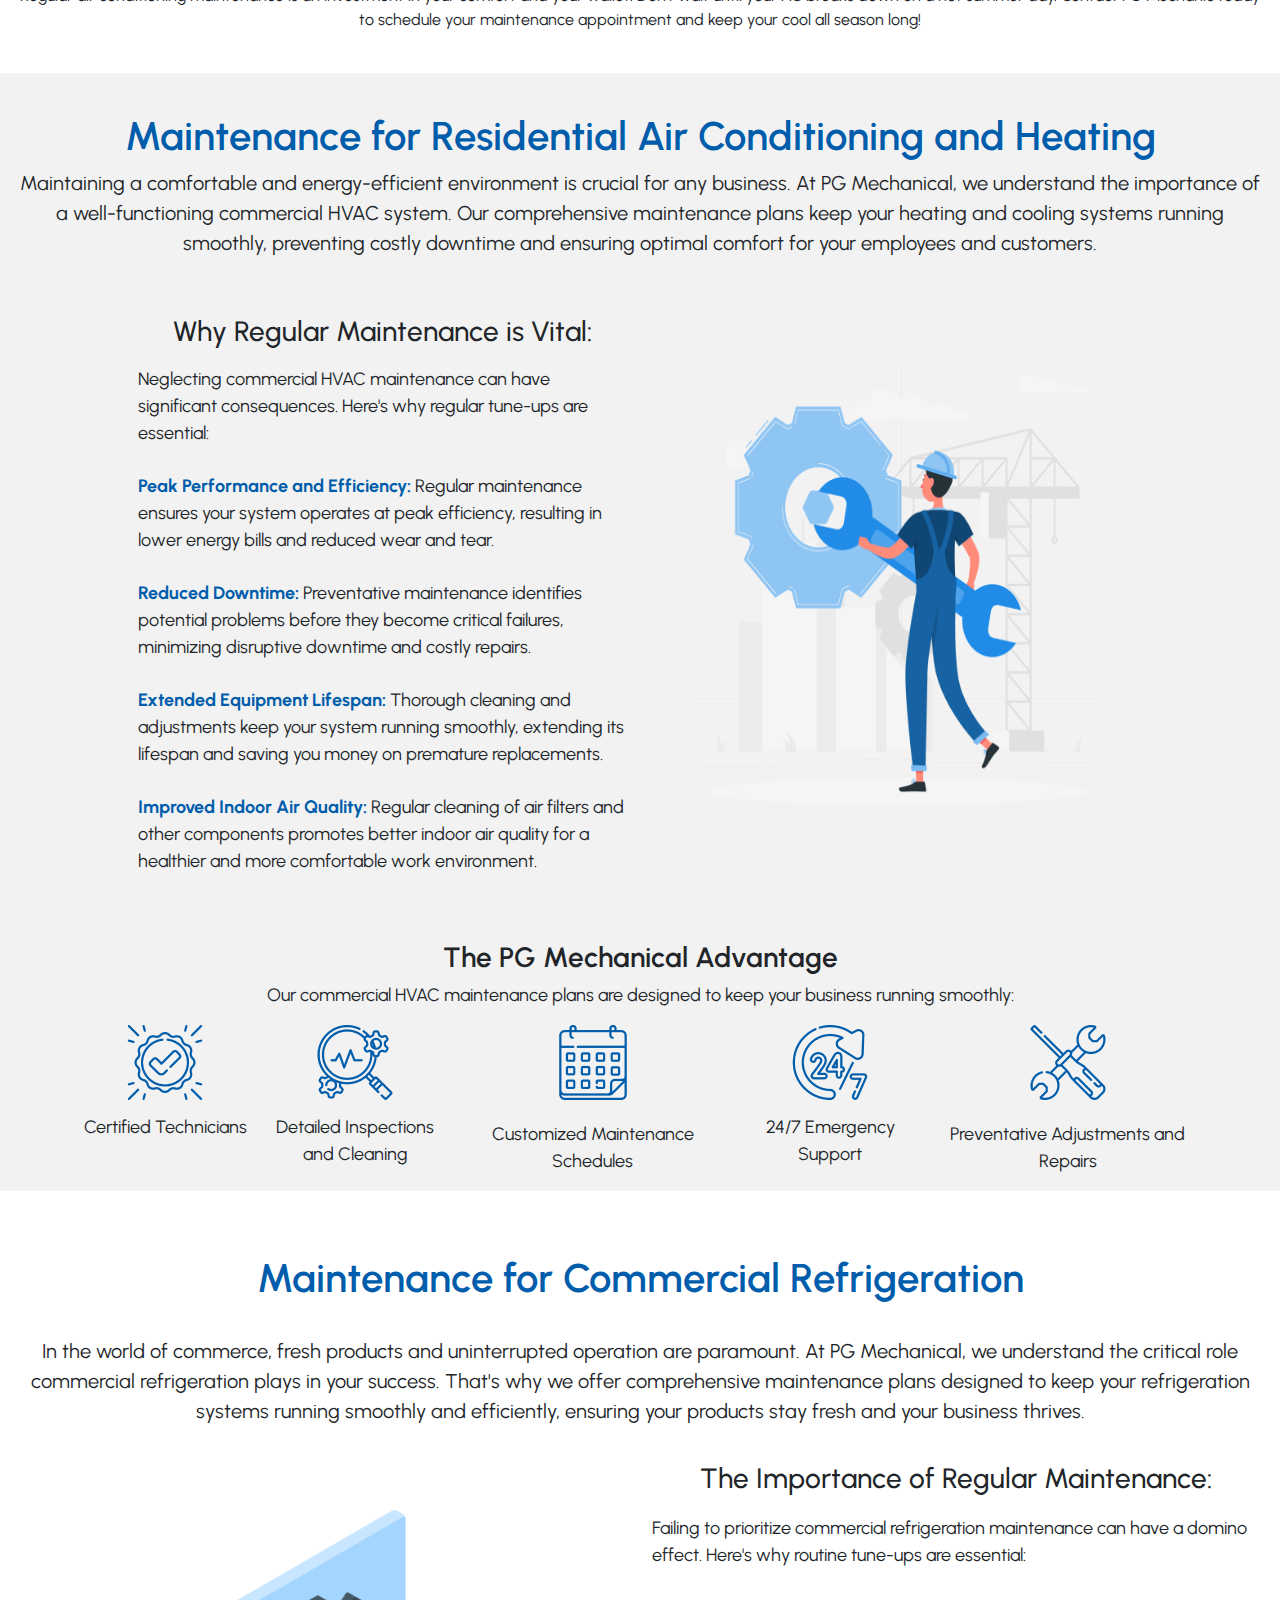
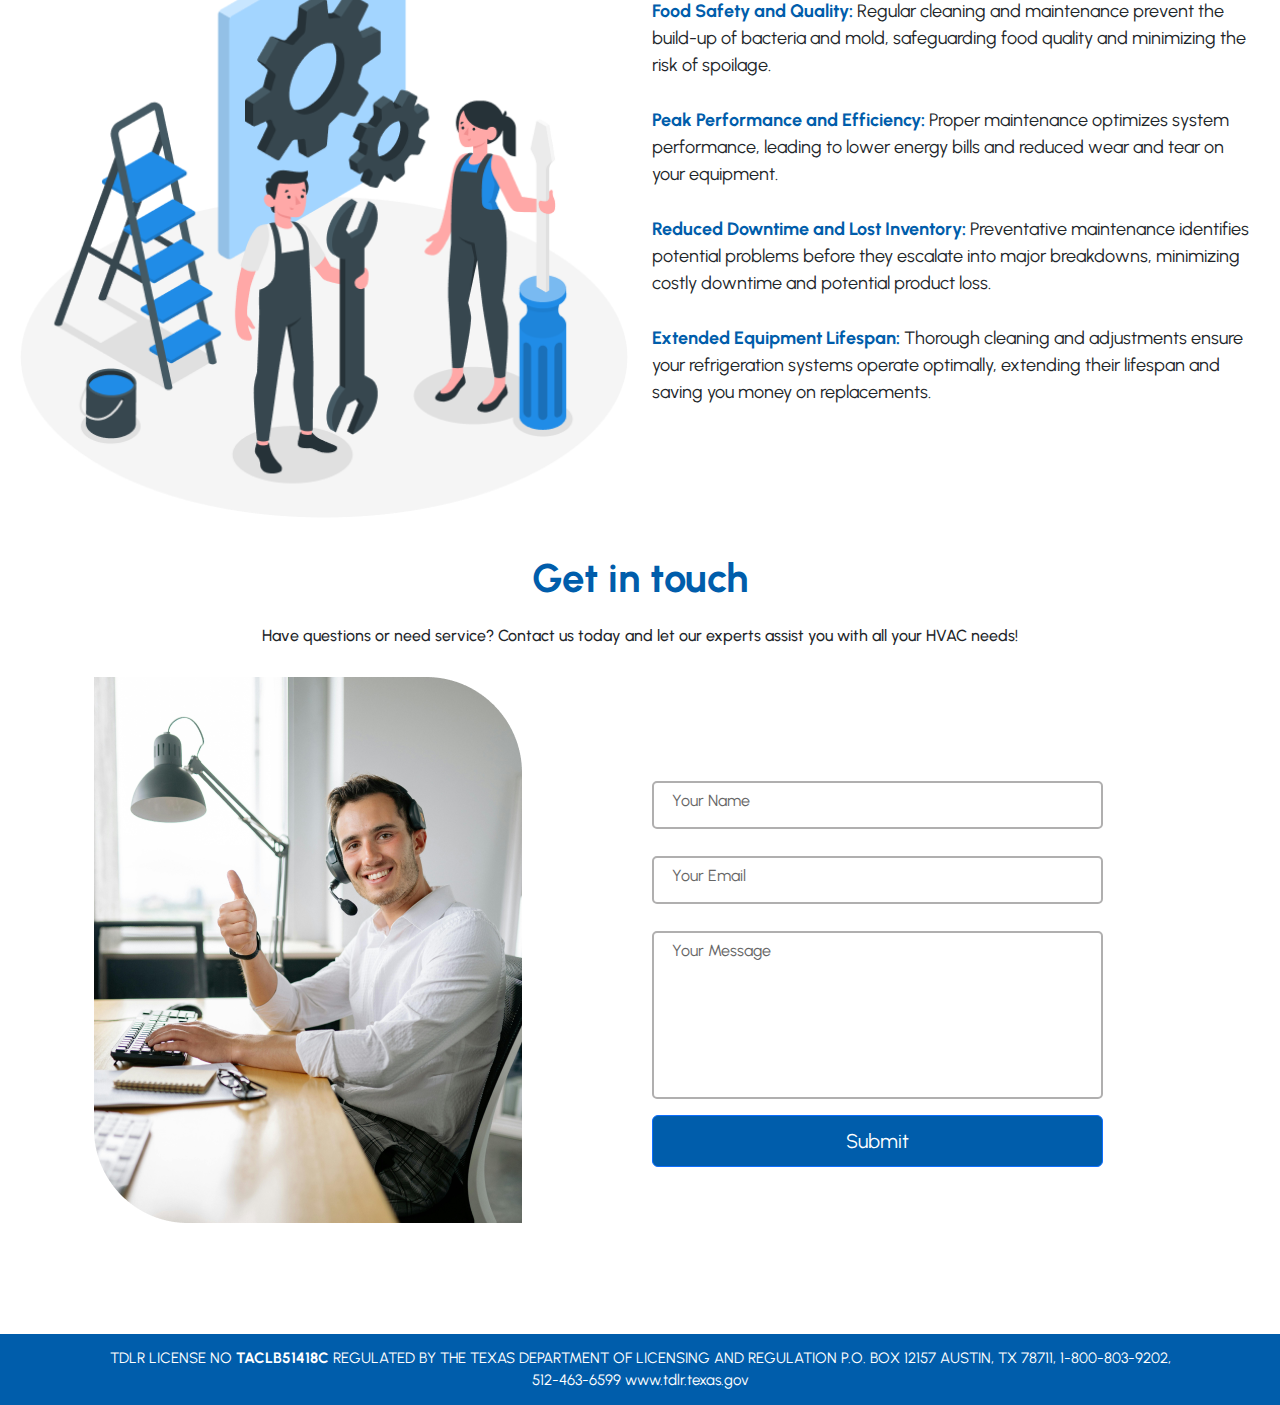
<file: maintenance.html>
<!DOCTYPE html>
<html lang="en">

<head>
    <meta charset="UTF-8">
    <meta name="viewport" content="width=device-width, initial-scale=1.0">
    <link href="https://fonts.googleapis.com/icon?family=Material+Icons" rel="stylesheet">
    <link rel="stylesheet" href="https://use.fontawesome.com/releases/v5.8.2/css/all.css">
    <script src="https://ajax.googleapis.com/ajax/libs/jquery/3.5.1/jquery.min.js"></script>
    <script src="https://cdnjs.cloudflare.com/ajax/libs/popper.js/1.16.0/umd/popper.min.js"></script>
    <script src="https://maxcdn.bootstrapcdn.com/bootstrap/4.5.2/js/bootstrap.min.js"></script>
    <link rel="icon" href="image/new.png">
    <link rel="stylesheet" href="css/animation.css">
    <link rel="stylesheet" href="css/nav.css">
    <link rel="stylesheet" href="css/maintanance.css">
    <link rel="stylesheet" href="css/success.css">
    <link rel="stylesheet" href="css/spinner.css">
    <link href="https://fonts.googleapis.com/css2?family=Urbanist:wght@400;700&display=swap" rel="stylesheet">

    <link href="https://cdn.jsdelivr.net/npm/bootstrap@5.3.3/dist/css/bootstrap.min.css" rel="stylesheet">
    <script src="https://cdn.jsdelivr.net/npm/bootstrap@5.3.3/dist/js/bootstrap.bundle.min.js"></script>
    <title>PG Mechanical</title>

</head>
<style>
    .navbar-toggler {
        color: white !important;
    }

    .navbar-toggler-icon {
        background-color: white;
        padding: 20px;
    }
</style>

<body>

    <nav class="navbar navbar-expand-lg navbar-light fixed-top">
        <div class="container-fluid">
            <a class="navbar-brand" href="#main"><img src="image/new.png" alt="Logo" width="100px" id="logo"></a>
            <button class="navbar-toggler" type="button" data-bs-toggle="collapse" data-bs-target="#navbarNavAltMarkup"
                aria-controls="navbarNavAltMarkup" aria-expanded="false" aria-label="Toggle navigation">
                <img src="image/menu (3).png" alt="" srcset="" style="width: 25px;">
            </button>
            <div class="collapse navbar-collapse justify-content-center" id="navbarNavAltMarkup">
                <ul class="navbar-nav">
                    <li class="nav-item">
                        <a class="nav-link" aria-current="page" href="index.html#about" id="aboutNav">About</a>
                    </li>
                    <li class="nav-item dropdown">
                        <a class="nav-link dropdown-toggle" href="#service" id="navbarDropdown" role="button"
                            data-bs-toggle="dropdown" aria-expanded="false">Services</a>
                        <ul class="dropdown-menu" aria-labelledby="navbarDropdown">
                            <li><a class="dropdown-item" href="Residential Air.html" id="dropDown">Residential AC</a>
                            </li>
                            <li><a class="dropdown-item" href="Commercial Air.html" id="dropDown">Commercial AC</a></li>
                            <li><a class="dropdown-item" href="Commercial Refrigeration.html" id="dropDown">Commercial
                                    Refrigeration</a></li>
                            <li><a class="dropdown-item" href="maintenance.html" id="dropDown">Maintenance</a></li>
                        </ul>
                    </li>
                    <li class="nav-item">
                        <a class="nav-link" aria-current="page" href="index.html#product">Product</a>
                    </li>
                    <li class="nav-item">
                        <a class="nav-link" href="index.html#special" tabindex="-1" aria-disabled="true">Special</a>
                    </li>
                    <li class="nav-item">
                        <a class="nav-link" aria-current="page"
                            href="https://www.trane.com/commercial/north-america/us/en/about-us/newsroom/blogs.html">Blog</a>
                    </li>
                    <li class="nav-item">
                        <a class="nav-link" href="#contect" tabindex="-1" aria-disabled="true">Contact us</a>
                    </li>
                    <li class="nav-item">
                        <button class="btn" id="button1" data-toggle="modal"
                            data-target="#exampleModalLong">Schedule</button>
                    </li>
                    <li class="nav-item">
                        <button class="btn" id="button2">(469) 274-6424</button>
                    </li>
                </ul>
            </div>
        </div>
    </nav>


    <div class="container-fluid p-0" id="main_section">
        <div id="main_header">
            <div class="container">
                <div class="row" style="background-color: #F2F2F2; border-radius: 10px;">
                    <h1 style="font-weight: 500;">Maintenance</h1>
                    <p>Thorough & Comprehensive Air Conditioner Maintenance That Keep Your Unit In Peak Condition.</p>
                </div>
            </div>

        </div>
    </div>

    <div class="container-fluid">
        <div class="row" style="padding-top: 5%;">
            <h4 class="maintenance-title">Maintenance for Residential Air Conditioning and Heating</h4>
            <p class="maintenance-description" id="maintenance-description">Don't let your air conditioner leave you hot
                and bothered! Regular maintenance is essential to keep your system running smoothly and efficiently,
                ensuring cool comfort throughout the summer months. Here at PG Mechanical LLC, we offer comprehensive AC
                maintenance plans to keep your unit in peak condition.</p>
        </div>

        <div class="row">
            <div class="container maintenance-content" style="padding: 20px;">
                <div class="row">
                    <div class="col-12 col-md-6">
                        <img src="maintenance/Maintenance 3.png" alt="Maintenance Image" class="maintenance-image"
                            id="maintenance-image">
                    </div>
                    <div class="col-12 col-md-6">
                        <h3 class="maintenance-subtitle">Why Regular Maintenance Matters:</h3>
                        <p class="maintenance-text">Just like any other machine, your air conditioner needs regular care
                            to function optimally. Skipping maintenance can lead to a number of problems down the road,
                            including:</p>
                        <p class="maintenance-text"><span class="highlight">Increased energy bills:</span> A neglected
                            AC unit works harder to cool your home, leading to higher energy consumption and more
                            expensive utility bills.</p>
                        <p class="maintenance-text"><span class="highlight">Expensive repairs:</span> Minor issues can
                            snowball into major breakdowns if left unchecked. Regular maintenance helps identify and
                            address potential problems before they become costly repairs.</p>
                        <p class="maintenance-text"><span class="highlight">Reduced lifespan:</span> A well-maintained
                            AC unit lasts longer than a neglected one. Regular tune-ups can extend the life of your
                            system, saving you money on replacement costs.</p>
                    </div>
                </div>
            </div>
            <p class="maintenance-summary">Regular air conditioning maintenance is an investment in your comfort and
                your wallet. Don't wait until your AC breaks down on a hot summer day. Contact PG Mechanic today to
                schedule your maintenance appointment and keep your cool all season long!</p>
        </div>
    </div>



    <div class="container-fluid" style="background-color: #f2f2f2; font-size: 18px;">
        <div class="row">
            <h4 class="maintenance-heading" id="maintenance-heading">Maintenance for Residential Air Conditioning and
                Heating</h4>
            <p class="maintenance-description" id="maintenance-description">
                Maintaining a comfortable and energy-efficient environment is crucial for any business. At PG
                Mechanical, we understand the importance of a well-functioning commercial HVAC system. Our comprehensive
                maintenance plans keep your heating and cooling systems running smoothly, preventing costly downtime and
                ensuring optimal comfort for your employees and customers.
            </p>
        </div>

        <div class="container">
            <div class="row maintenance-content">
                <div class="col-12 col-md-6 order-1 order-md-2">
                    <img src="maintenance/Maintenance 1.png" alt="Maintenance Image" class="maintenance-image"
                        id="maintenance-image">
                </div>
                <div class="col-12 col-md-6 order-2 order-md-1 maintenance-text-container">
                    <h3 class="maintenance-subheading">Why Regular Maintenance is Vital:</h3>
                    <p class="maintenance-text">Neglecting commercial HVAC maintenance can have significant
                        consequences. Here's why regular tune-ups are essential:</p>
                    <p class="maintenance-text"><span class="highlight">Peak Performance and Efficiency:</span> Regular
                        maintenance ensures your system operates at peak efficiency, resulting in lower energy bills and
                        reduced wear and tear.</p>
                    <p class="maintenance-text"><span class="highlight">Reduced Downtime:</span> Preventative
                        maintenance identifies potential problems before they become critical failures, minimizing
                        disruptive downtime and costly repairs.</p>
                    <p class="maintenance-text"><span class="highlight">Extended Equipment Lifespan:</span> Thorough
                        cleaning and adjustments keep your system running smoothly, extending its lifespan and saving
                        you money on premature replacements.</p>
                    <p class="maintenance-text"><span class="highlight">Improved Indoor Air Quality:</span> Regular
                        cleaning of air filters and other components promotes better indoor air quality for a healthier
                        and more comfortable work environment.</p>
                </div>
            </div>
        </div>



        <div class="maintenance-advantage">
            <h3 class="advantage-heading">The PG Mechanical Advantage</h3>
            <p class="advantage-description">Our commercial HVAC maintenance plans are designed to keep your business
                running smoothly:</p>
            <div class="container">
                <div class="row text-center">
                    <div class="col-6 col-md-2 advantage-item">
                        <img src="maintenance/Certified Technicians.png" alt="Certified Technicians"
                            class="advantage-image">
                        <p class="advantage-text">Certified Technicians</p>
                    </div>
                    <div class="col-6 col-md-2 advantage-item">
                        <img src="maintenance/Detailed Inspections and Cleaning.png"
                            alt="Detailed Inspections and Cleaning" class="advantage-image">
                        <p class="advantage-text">Detailed Inspections and Cleaning</p>
                    </div>
                    <div class="col-12 col-md-3 advantage-item">
                        <img src="maintenance/Customized Maintenance Schedules.png"
                            alt="Customized Maintenance Schedules" class="advantage-image">
                        <p class="advantage-text">Customized Maintenance Schedules</p>
                    </div>
                    <div class="col-6 col-md-2 advantage-item">
                        <img src="maintenance/Emergency Support.png" alt="24/7 Emergency Support"
                            class="advantage-image">
                        <p class="advantage-text">24/7 Emergency Support</p>
                    </div>
                    <div class="col-6 col-md-3 advantage-item">
                        <img src="maintenance/Preventative Adjustments and Repairs.png"
                            alt="Preventative Adjustments and Repairs" class="advantage-image">
                        <p class="advantage-text">Preventative Adjustments and Repairs</p>
                    </div>
                </div>
            </div>
        </div>
    </div>

    <div class="container-fluid">
        <div class="row" style="padding-top: 5%;">
            <h4 class="section-title" id="section-title">
                Maintenance for Commercial Refrigeration
            </h4>
            <p class="section-description" id="section-description">
                In the world of commerce, fresh products and uninterrupted operation are paramount. At PG Mechanical, we
                understand the critical role commercial refrigeration plays in your success. That's why we offer
                comprehensive maintenance plans designed to keep your refrigeration systems running smoothly and
                efficiently, ensuring your products stay fresh and your business thrives.
            </p>
        </div>

        <div class="row">
            <div class="container maintenance-content" style="padding: 20px;">
                <div class="row">
                    <div class="col-12 col-md-6">
                        <img src="maintenance/Maintenance 2.png" alt="Maintenance Image" class="maintenance-image">
                    </div>
                    <div class="col-12 col-md-6">
                        <h3 class="sub-title">The Importance of Regular Maintenance:</h3>
                        <p class="maintenance-text">
                            Failing to prioritize commercial refrigeration maintenance can have a domino effect. Here's
                            why routine tune-ups are essential:
                        </p>
                        <p class="maintenance-text">
                            <span class="highlight">Food Safety and Quality:</span> Regular cleaning and maintenance
                            prevent the build-up of bacteria and mold, safeguarding food quality and minimizing the risk
                            of spoilage.
                        </p>
                        <p class="maintenance-text">
                            <span class="highlight">Peak Performance and Efficiency:</span> Proper maintenance optimizes
                            system performance, leading to lower energy bills and reduced wear and tear on your
                            equipment.
                        </p>
                        <p class="maintenance-text">
                            <span class="highlight">Reduced Downtime and Lost Inventory:</span> Preventative maintenance
                            identifies potential problems before they escalate into major breakdowns, minimizing costly
                            downtime and potential product loss.
                        </p>
                        <p class="maintenance-text">
                            <span class="highlight">Extended Equipment Lifespan:</span> Thorough cleaning and
                            adjustments ensure your refrigeration systems operate optimally, extending their lifespan
                            and saving you money on replacements.
                        </p>
                    </div>
                </div>
            </div>
        </div>
    </div>

    <div class="container-fluid contect" id="contect">
        <div class="header text-center py-3">
            <h1 style="font-weight: bold;color: #005dab;">Get in touch</h1>
        </div>
        <div class="row text-center mb-4">
            <h6 class="mx-auto">
                Have questions or need service? Contact us today and let our experts assist you with all your HVAC
                needs!

            </h6>
        </div>
        <div class="container">
            <div class="row align-items-center">
                <div class="col-lg-5 col-md-12 mb-4 text-center">
                    <img src="image/contact us.png" alt="" id="contact_image" class="img-fluid">
                </div>
                <div class="col-1"></div>
                <div class="col-lg-5 col-md-12">
                    <form action="https://api.web3forms.com/submit" method="POST">

                        <input type="hidden" name="access_key" value="91631ac7-26e5-4657-84a8-25556e8a3843">
                        <div class="form-group position-relative mb-3">
                            <input type="text" id="name" class="form-control" name="name" placeholder=" " required>
                            <label for="name">Your Name</label>
                        </div>
                        <div class="form-group position-relative mb-3">
                            <input type="email" id="email" class="form-control" name="email" placeholder=" "
                                style="margin-top: 6%;" required>
                            <label for="email">Your Email</label>
                        </div>
                        <div class="form-group position-relative mb-3">
                            <textarea id="message" class="form-control" rows="6" name="message" placeholder=" " required
                                style="margin-top: 6%;"></textarea>
                            <label for="message">Your Message</label>
                        </div>
                        <button class="btn btn-primary btn-block" type="submit" id="submit_button">Submit</button>
                    </form>
                </div>
            </div>
        </div>
    </div>

    <div class="footer">
        <div class="footer-content">
            <p class="footer-para">
                TDLR LICENSE NO <b>TACLB51418C</b> REGULATED BY THE TEXAS DEPARTMENT OF LICENSING AND REGULATION P.O.
                BOX 12157 AUSTIN, TX 78711, 1-800-803-9202, 512-463-6599
                <a href="http://www.tdlr.texas.gov" style="text-decoration: none; color: white;">www.tdlr.texas.gov</a>
            </p>
        </div>
    </div>



    <div class="modal fade" id="exampleModalLong" tabindex="-1" role="dialog" aria-labelledby="exampleModalLongTitle"
        aria-hidden="true">
        <div class="modal-dialog modal-dialog-centered">
            <div class="modal-content custom-modal-content" style="width: 80%;">
                <div class="modal-header custom-modal-header">
                    <div>
                        <h6 class="modal-title" id="exampleModalLongTitle">Schedule Your AC Repair Today</h6>
                        <p class="modal-subtitle">
                            Book a hassle-free repair appointment in just a few steps. Provide your details, describe
                            the issue, and choose a convenient time—we’ll take care of the rest!
                        </p>
                    </div>
                    <button type="button" class="close" data-dismiss="modal" aria-label="Close">
                        <span aria-hidden="true">&times;</span>
                    </button>
                </div>


                <div class="modal-body" style="padding: 30px;">
                    <div class="form-group position-relative mb-3">
                        <input type="text" id="CustomerName" class="form-control" name="name" placeholder=" " required>
                        <label for="name">Customer Name</label>
                    </div>
                    <div class="form-group position-relative mb-3">
                        <input type="text" id="phone_number" class="form-control" name="name" placeholder=" " required>
                        <label for="name">Phone</label>
                    </div>
                    <div class="form-group position-relative mb-3">
                        <select class="form">
                            <option value="">Issue Type</option>
                            <option value="AC">AC</option>
                            <option value="Refrigerator">Refrigerator</option>
                        </select>
                    </div>

                    <div class="dropdown dropdown1">
                        <button id="selectedValues1">available_slots</button>
                        <div class="dropdown-content dropdown-content1">
                            <label>
                                <input type="checkbox" value="10am - 1pm" class="checkbox1"> 10am-1pm
                            </label>
                            <label>
                                <input type="checkbox" value="2pm - 4pm " class="checkbox1">2pm - 4pm
                            </label>
                            <label>
                                <input type="checkbox" value="5pm - 7pm " class="checkbox1">5pm - 7pm
                            </label>
                        </div>
                    </div>


                    <div class="form-group position-relative mt-3 mb-3">
                        <textarea id="Description" class="form-control" rows="2" name="Description" placeholder=" "
                            required></textarea>
                        <label for="Description">Description</label>
                    </div>
                    <div class="form-group position-relative mb-3" style="width: 100%; max-width: 400px;">
                        <input type="file" id="image" class="form-control" name="image" placeholder=" " multiple
                            required style="height: 60px; font-size: 16px; padding: 20px;">
                        <label for="image">Photo</label>
                        <div id="preview" style="display: flex; gap: 10px; margin-top: 10px; flex-wrap: wrap;"></div>
                        <small id="fileError" style="color: red; display: none;">You can only upload up to 3
                            images.</small>
                        <small id="fileMessage" style="color: #262a9e; display: block;">You can select up to 3
                            images</small>
                    </div>

                    <div class="form-group position-relative mb-3">
                        <input id="street" placeholder=" " class="form-control" type="text" required>
                        <label class="label-sty">Street</label>
                    </div>

                    <div class="form-group position-relative mb-3">
                        <input type="text" id="city" name="city" placeholder=" " class="form-control" required>
                        <label>City</label>
                    </div>

                    <div class="form-group position-relative mb-3">
                        <input type="text" id="state" name="state" placeholder=" " class="form-control">
                        <label>State</label>
                    </div>
                    <div class="form-group position-relative mb-3">
                        <input type="text" id="zip" name="zip" placeholder=" " class="form-control">
                        <label>Zip</label>
                    </div>
                    <div class="d-flex justify-content-center">
                        <button class="btn btn-primary" type="submit" onclick="postData()">Submit</button>
                    </div>
                </div>

            </div>
        </div>
        <div id="popupModal">
            <div class="modal-content">
                <h3>Success!</h3>
                <p>Your Complaint has been Registered. Our Team will contact you!</p>
                <div class="checkmark-container">
                    <svg viewBox="0 0 26 26" xmlns="http://www.w3.org/2000/svg">
                        <g stroke="currentColor" stroke-width="2" fill="none" fill-rule="evenodd" stroke-linecap="round"
                            stroke-linejoin="round">
                            <path class="circle"
                                d="M13 1C6.372583 1 1 6.372583 1 13s5.372583 12 12 12 12-5.372583 12-12S19.627417 1 13 1z" />
                            <path class="tick" d="M6.5 13.5L10 17 l8.808621-8.308621" />
                        </g>
                    </svg>
                </div>
                <button class="close-btn  " id="closePopup">Done</button>
            </div>
        </div>
    </div>
    <div class="loading" id="l">
        <div class="spinner"></div>
    </div>
    <script src="script/animation.js"></script>
    <script src="script/modal.js"></script>
</body>

</html>
</file>
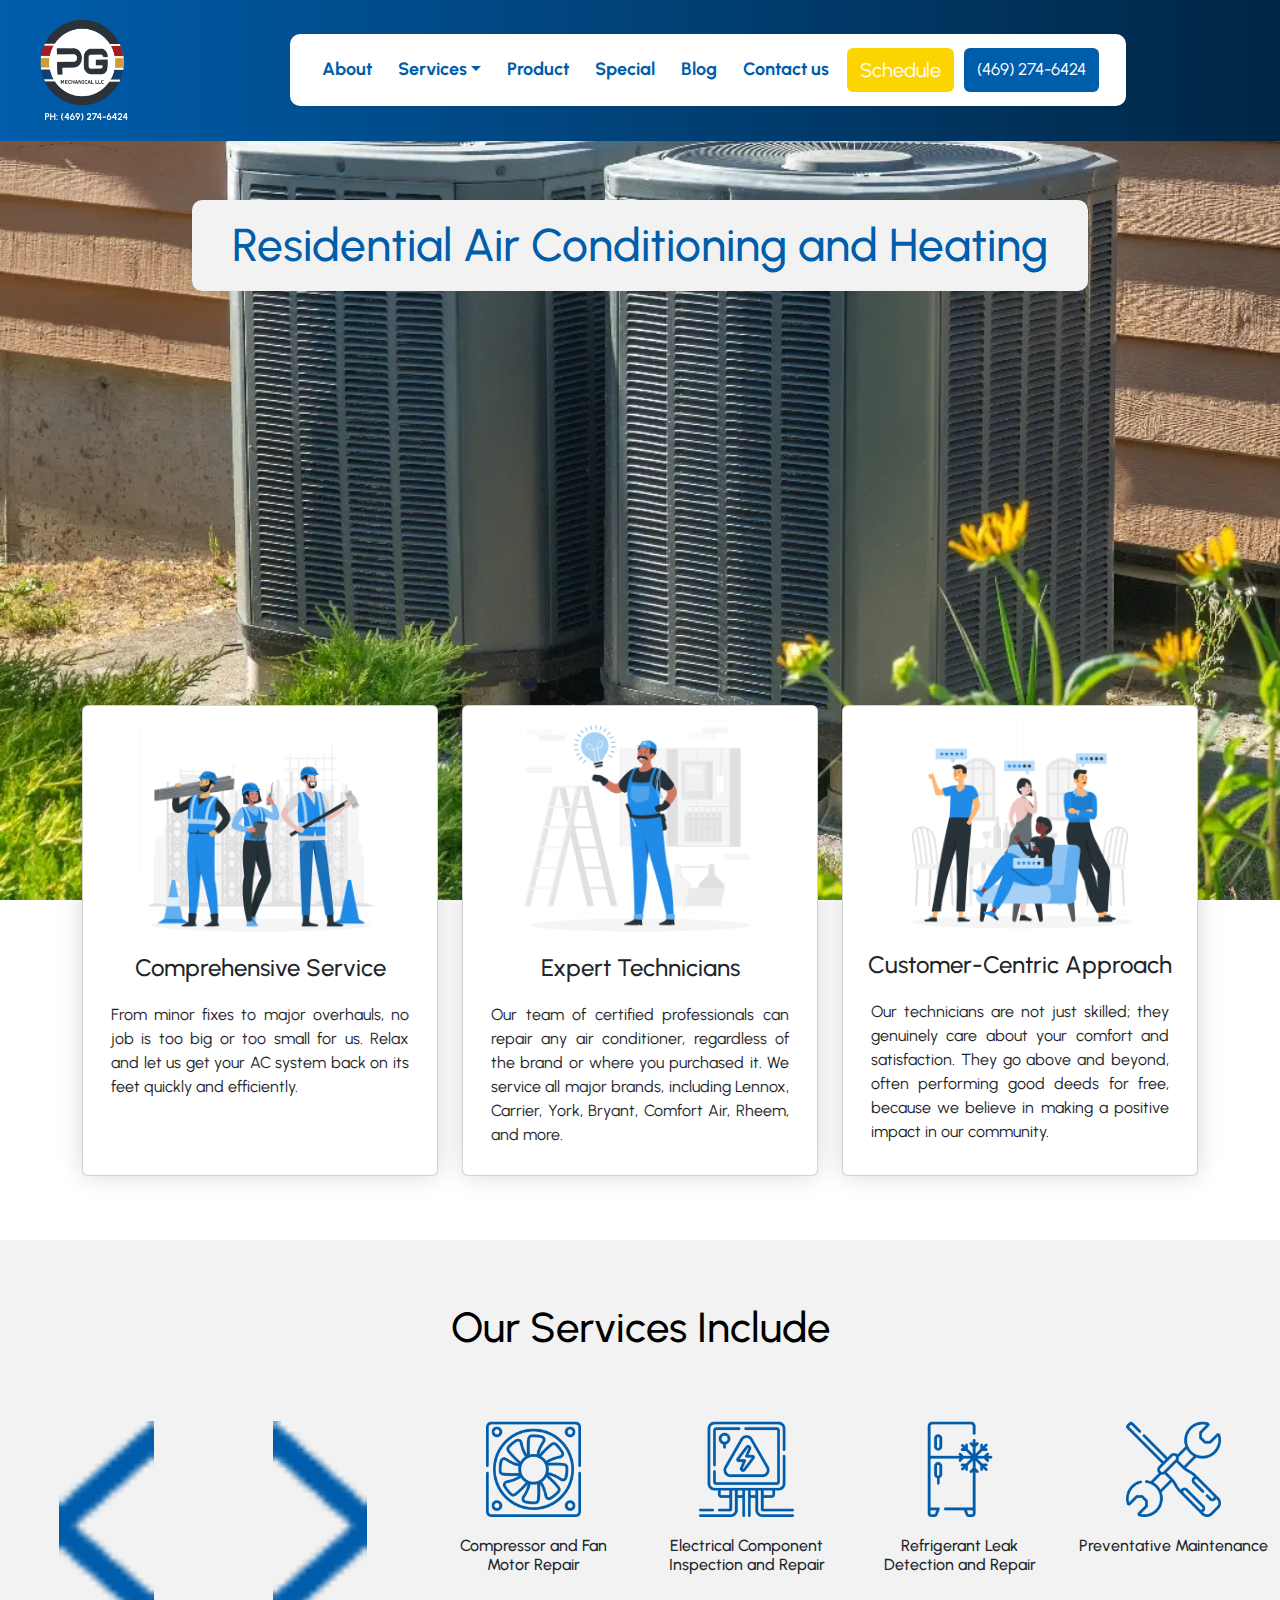
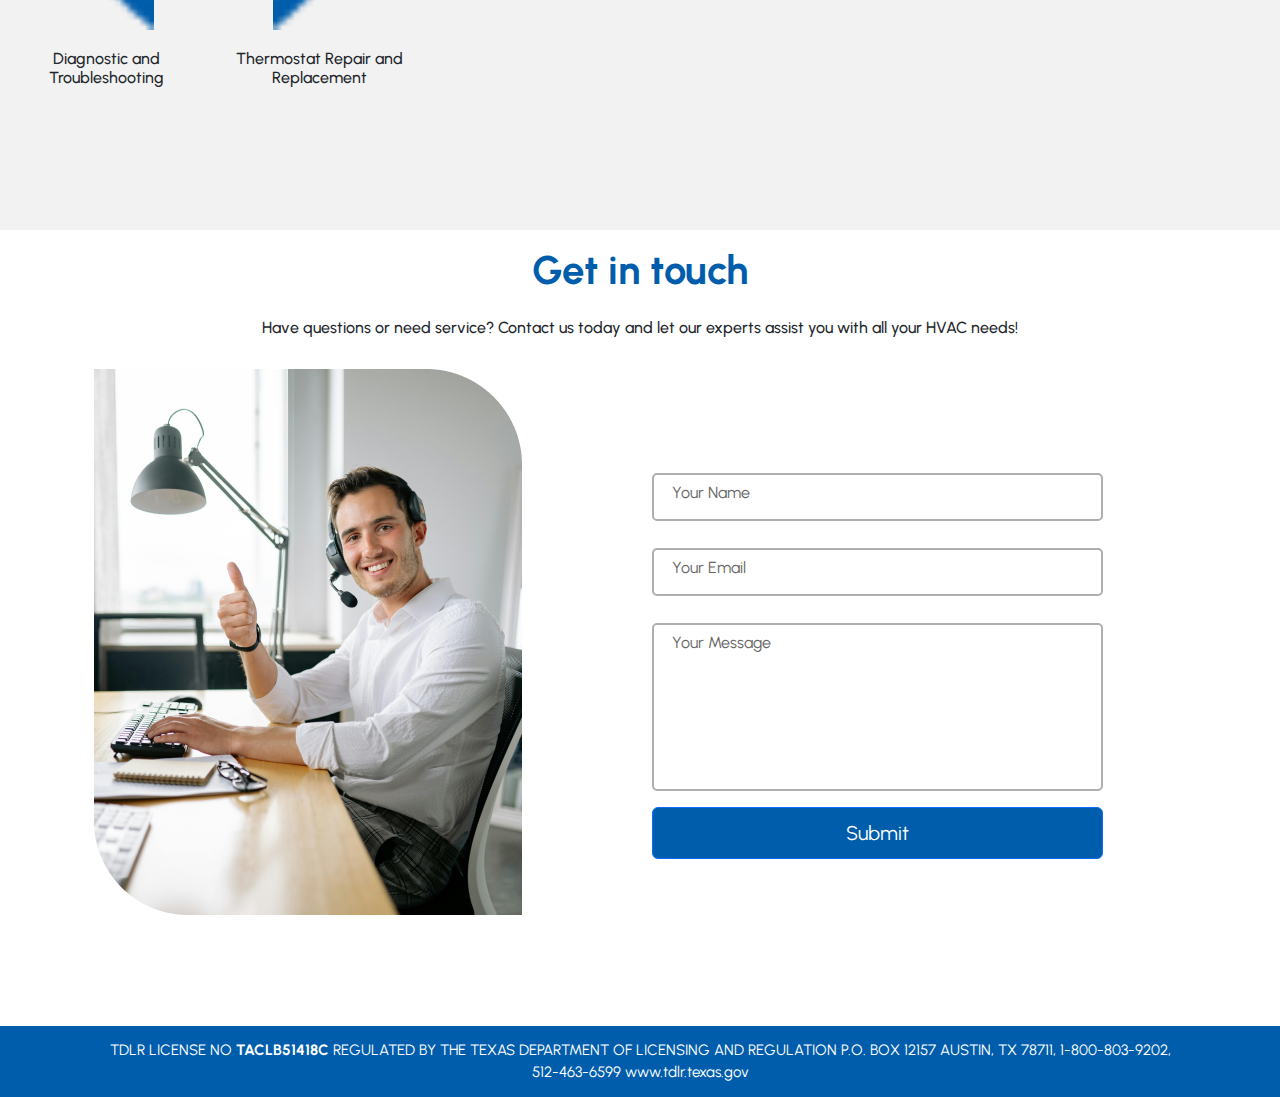
<file: Residential Air.html>
<!DOCTYPE html>
<html lang="en">

<head>
    <meta charset="UTF-8">
    <meta name="viewport" content="width=device-width, initial-scale=1.0">
    <link href="https://fonts.googleapis.com/icon?family=Material+Icons" rel="stylesheet">
    <link rel="stylesheet" href="https://use.fontawesome.com/releases/v5.8.2/css/all.css">
    <link href="https://fonts.googleapis.com/css2?family=Urbanist:wght@400;700&display=swap" rel="stylesheet">
    <link href="https://cdn.jsdelivr.net/npm/bootstrap@5.3.3/dist/css/bootstrap.min.css" rel="stylesheet">


    <link rel="stylesheet" href="css/animation.css">
    <link rel="icon" href="image/new.png">
    <link rel="stylesheet" href="css/nav.css">
    <link rel="stylesheet" href="css/residential.css">
    <link rel="stylesheet" href="css/success.css">
    <link rel="stylesheet" href="css/spinner.css">

    <title>PG Mechanical</title>

    <script src="https://ajax.googleapis.com/ajax/libs/jquery/3.5.1/jquery.min.js"></script>
    <script src="https://cdnjs.cloudflare.com/ajax/libs/popper.js/1.16.0/umd/popper.min.js"></script>
    <script src="https://maxcdn.bootstrapcdn.com/bootstrap/4.5.2/js/bootstrap.min.js"></script>
    <script src="https://cdn.jsdelivr.net/npm/bootstrap@5.3.3/dist/js/bootstrap.bundle.min.js"></script>

</head>
<style>
    #main_section {
        background-image: url('service 1/How-much-does-it-cost-to-install-central-air.jpg');
        height: 100%;
        background-repeat: no-repeat;
        background-attachment: fixed;
        background-size: cover;
        padding-top: 5%;
    }

    .navbar-toggler {
        color: white !important;
    }

    .navbar-toggler-icon {
        background-color: white !important;
        padding: 20px !important;
    }
</style>

<body>

    <nav class="navbar navbar-expand-lg navbar-light fixed-top">
        <div class="container-fluid">
            <a class="navbar-brand" href="#main"><img src="image/new.png" alt="Logo" width="100px" id="logo"></a>
            <button class="navbar-toggler" type="button" data-bs-toggle="collapse" data-bs-target="#navbarNavAltMarkup"
                aria-controls="navbarNavAltMarkup" aria-expanded="false" aria-label="Toggle navigation">
                <img src="image/menu (3).png" alt="" srcset="" style="width: 25px;">
            </button>
            <div class="collapse navbar-collapse justify-content-center" id="navbarNavAltMarkup">
                <ul class="navbar-nav">
                    <li class="nav-item">
                        <a class="nav-link" aria-current="page" href="index.html#about" id="aboutNav">About</a>
                    </li>
                    <li class="nav-item dropdown">
                        <a class="nav-link dropdown-toggle" href="index.html#service" id="navbarDropdown" role="button"
                            data-bs-toggle="dropdown" aria-expanded="false">Services</a>
                        <ul class="dropdown-menu" aria-labelledby="navbarDropdown">
                            <li><a class="dropdown-item" href="Residential Air.html" id="dropDown">Residential AC</a>
                            </li>
                            <li><a class="dropdown-item" href="Commercial Air.html" id="dropDown">Commercial AC</a></li>
                            <li><a class="dropdown-item" href="Commercial Refrigeration.html" id="dropDown">Commercial
                                    Refrigeration</a></li>
                            <li><a class="dropdown-item" href="maintenance.html" id="dropDown">Maintenance</a></li>
                        </ul>
                    </li>
                    <li class="nav-item">
                        <a class="nav-link" aria-current="page" href="index.html#product">Product</a>
                    </li>
                    <li class="nav-item">
                        <a class="nav-link" href="index.html#special" tabindex="-1" aria-disabled="true">Special</a>
                    </li>
                    <li class="nav-item">
                        <a class="nav-link" aria-current="page"
                            href="https://www.trane.com/commercial/north-america/us/en/about-us/newsroom/blogs.html">Blog</a>
                    </li>
                    <li class="nav-item">
                        <a class="nav-link" href="index.html#contect" tabindex="-1" aria-disabled="true">Contact us</a>
                    </li>
                    <li class="nav-item">
                        <button class="btn" id="button1" data-toggle="modal"
                            data-target="#exampleModalLong">Schedule</button>
                    </li>
                    <li class="nav-item">
                        <button class="btn" id="button2">(469) 274-6424</button>
                    </li>
                </ul>
            </div>
        </div>
    </nav>


    <div class="container-fluid p-0" id="main_section">
        <div id="main_header">
            <h1>Residential Air Conditioning and Heating</h1>
        </div>
    </div>

    <div class="container mt-n5" style="margin-bottom: 5%;">
        <div class="row g-4">
            <div class="col-lg-4 col-md-6" id="card_top">
                <div class="card card-custom">
                    <img class="card-img-top card-img-custom" src="service 1/1.png" alt="Card image">
                    <div class="card-body">
                        <h4 class="card-title" id="card_head">Comprehensive Service</h4>
                        <p class="card-text">From minor fixes to major overhauls, no job is too big or too small for us.
                            Relax and let us get your AC system back on its feet quickly and efficiently.</p>
                    </div>
                </div>
            </div>
            <div class="col-lg-4 col-md-6" id="card">
                <div class="card card-custom" id="a">
                    <img class="card-img-top card-img-custom" src="service 1/3.png" alt="Card image">
                    <div class="card-body">
                        <h4 class="card-title" id="card_head">Expert Technicians</h4>
                        <p class="card-text">Our team of certified professionals can repair any air conditioner,
                            regardless of the brand or where you purchased it. We service all major brands, including
                            Lennox, Carrier, York, Bryant, Comfort Air, Rheem, and more.</p>
                    </div>
                </div>
            </div>
            <div class="col-lg-4 col-md-6" id="card">
                <div class="card card-custom">
                    <img class="card-img-top card-img-custom" src="service 1/2.png" alt="Card image">
                    <div class="card-body">
                        <h4 class="card-title" id="card_head">Customer-Centric Approach</h4>
                        <p class="card-text">Our technicians are not just skilled; they genuinely care about your
                            comfort and satisfaction. They go above and beyond, often performing good deeds for free,
                            because we believe in making a positive impact in our community.</p>
                    </div>
                </div>
            </div>
        </div>
    </div>

    <div class="container-fluid" id="service_page">
        <div>
            <h2 class="service_image_header">Our Services Include</h2>
        </div>
        <div class="row text-center">
            <div class="col-lg-2 col-md-4 col-6 mb-4">
                <img src="image/icon1.png" alt="" id="icon">
                <h6 id="icon_head">Diagnostic and Troubleshooting</h6>
            </div>
            <div class="col-lg-2 col-md-4 col-6 mb-4">
                <img src="image/icon2.png" alt="" id="icon">
                <h6 id="icon_head">Thermostat Repair and Replacement</h6>
            </div>
            <div class="col-lg-2 col-md-4 col-6 mb-4">
                <img src="image/icon3.png" alt="" id="icon">
                <h6 id="icon_head">Compressor and Fan Motor Repair</h6>
            </div>
            <div class="col-lg-2 col-md-4 col-6 mb-4">
                <img src="image/icon4.png" alt="" id="icon">
                <h6 id="icon_head">Electrical Component Inspection and Repair</h6>
            </div>
            <div class="col-lg-2 col-md-4 col-6 mb-4">
                <img src="image/icon5.png" alt="" id="icon">
                <h6 id="icon_head">Refrigerant Leak Detection and Repair</h6>
            </div>
            <div class="col-lg-2 col-md-4 col-6 mb-4">
                <img src="image/icon6.png" alt="" id="icon">
                <h6 id="icon_head">Preventative Maintenance</h6>
            </div>
        </div>
    </div>

    <div class="container-fluid contect" id="contect">
        <div class="header text-center py-3">
            <h1 style="font-weight: bold;color: #005dab;">Get in touch</h1>
        </div>
        <div class="row text-center mb-4">
            <h6 class="mx-auto">
                Have questions or need service? Contact us today and let our experts assist you with all your HVAC
                needs!

            </h6>
        </div>
        <div class="container">
            <div class="row align-items-center">
                <div class="col-lg-5 col-md-12 mb-4 text-center">
                    <img src="image/contact us.png" alt="" id="contact_image" class="img-fluid">
                </div>
                <div class="col-1"></div>
                <div class="col-lg-5 col-md-12">
                    <form action="https://api.web3forms.com/submit" method="POST">

                        <input type="hidden" name="access_key" value="91631ac7-26e5-4657-84a8-25556e8a3843">
                        <div class="form-group position-relative mb-3">
                            <input type="text" id="name" class="form-control" name="name" placeholder=" " required>
                            <label for="name">Your Name</label>
                        </div>
                        <div class="form-group position-relative mb-3">
                            <input type="email" id="email" class="form-control" name="email" placeholder=" "
                                style="margin-top: 6%;" required>
                            <label for="email">Your Email</label>
                        </div>
                        <div class="form-group position-relative mb-3">
                            <textarea id="message" class="form-control" rows="6" name="message" placeholder=" " required
                                style="margin-top: 6%;"></textarea>
                            <label for="message">Your Message</label>
                        </div>
                        <button class="btn btn-primary btn-block" type="submit" id="submit_button">Submit</button>
                    </form>
                </div>
            </div>
        </div>
    </div>

    <div class="footer">
        <div class="footer-content">
            <p class="footer-para">
                TDLR LICENSE NO <b>TACLB51418C</b> REGULATED BY THE TEXAS DEPARTMENT OF LICENSING AND REGULATION P.O.
                BOX 12157 AUSTIN, TX 78711, 1-800-803-9202, 512-463-6599
                <a href="http://www.tdlr.texas.gov" style="text-decoration: none; color: white;">www.tdlr.texas.gov</a>
            </p>
        </div>
    </div>


    <div class="modal fade" id="exampleModalLong" tabindex="-1" role="dialog" aria-labelledby="exampleModalLongTitle"
        aria-hidden="true">
        <div class="modal-dialog modal-dialog-centered">
            <div class="modal-content custom-modal-content" style="width: 80%;">
                <div class="modal-header custom-modal-header">
                    <div>
                        <h6 class="modal-title" id="exampleModalLongTitle">Schedule Your AC Repair Today</h6>
                        <p class="modal-subtitle">
                            Book a hassle-free repair appointment in just a few steps. Provide your details, describe
                            the issue, and choose a convenient time—we’ll take care of the rest!
                        </p>
                    </div>
                    <button type="button" class="close" data-dismiss="modal" aria-label="Close">
                        <span aria-hidden="true">&times;</span>
                    </button>
                </div>


                <div class="modal-body" style="padding: 30px;">
                    <div class="form-group position-relative mb-3">
                        <input type="text" id="CustomerName" class="form-control" name="name" placeholder=" " required>
                        <label for="name">Customer Name</label>
                    </div>
                    <div class="form-group position-relative mb-3">
                        <input type="text" id="phone_number" class="form-control" name="name" placeholder=" " required>
                        <label for="name">Phone</label>
                    </div>
                    <div class="form-group position-relative mb-3">
                        <select class="form">
                            <option value="">Issue Type</option>
                            <option value="AC">AC</option>
                            <option value="Refrigerator">Refrigerator</option>
                        </select>
                    </div>

                    <div class="dropdown dropdown1">
                        <button id="selectedValues1">available_slots</button>
                        <div class="dropdown-content dropdown-content1">
                            <label>
                                <input type="checkbox" value="10am - 1pm" class="checkbox1"> 10am-1pm
                            </label>
                            <label>
                                <input type="checkbox" value="2pm - 4pm " class="checkbox1">2pm - 4pm
                            </label>
                            <label>
                                <input type="checkbox" value="5pm - 7pm " class="checkbox1">5pm - 7pm
                            </label>
                        </div>
                    </div>


                    <div class="form-group position-relative mt-3 mb-3">
                        <textarea id="Description" class="form-control" rows="2" name="Description" placeholder=" "
                            required></textarea>
                        <label for="Description">Description</label>
                    </div>
                    <div class="form-group position-relative mb-3" style="width: 100%; max-width: 400px;">
                        <input type="file" id="image" class="form-control" name="image" placeholder=" " multiple
                            required style="height: 60px; font-size: 16px; padding: 20px;">
                        <label for="image">Photo</label>
                        <div id="preview" style="display: flex; gap: 10px; margin-top: 10px; flex-wrap: wrap;"></div>
                        <small id="fileError" style="color: red; display: none;">You can only upload up to 3
                            images.</small>
                        <small id="fileMessage" style="color: #262a9e; display: block;">You can select up to 3
                            images</small>
                    </div>

                    <div class="form-group position-relative mb-3">
                        <input id="street" placeholder=" " class="form-control" type="text" required>
                        <label class="label-sty">Street</label>
                    </div>

                    <div class="form-group position-relative mb-3">
                        <input type="text" id="city" name="city" placeholder=" " class="form-control" required>
                        <label>City</label>
                    </div>

                    <div class="form-group position-relative mb-3">
                        <input type="text" id="state" name="state" placeholder=" " class="form-control">
                        <label>State</label>
                    </div>
                    <div class="form-group position-relative mb-3">
                        <input type="text" id="zip" name="zip" placeholder=" " class="form-control">
                        <label>Zip</label>
                    </div>
                    <div class="d-flex justify-content-center">
                        <button class="btn btn-primary" type="submit" onclick="postData()">Submit</button>
                    </div>
                </div>

            </div>
        </div>
        <div id="popupModal">
            <div class="modal-content">
                <h3>Success!</h3>
                <p>Your Complaint has been Registered. Our Team will contact you!</p>
                <div class="checkmark-container">
                    <svg viewBox="0 0 26 26" xmlns="http://www.w3.org/2000/svg">
                        <g stroke="currentColor" stroke-width="2" fill="none" fill-rule="evenodd" stroke-linecap="round"
                            stroke-linejoin="round">
                            <path class="circle"
                                d="M13 1C6.372583 1 1 6.372583 1 13s5.372583 12 12 12 12-5.372583 12-12S19.627417 1 13 1z" />
                            <path class="tick" d="M6.5 13.5L10 17 l8.808621-8.308621" />
                        </g>
                    </svg>
                </div>
                <button class="close-btn  " id="closePopup">Done</button>
            </div>
        </div>
    </div>
    <div class="loading" id="l">
        <div class="spinner"></div>
    </div>
    <script src="script/animation.js"></script>
    <script src="script/modal.js"></script>
</body>

</html>
</file>
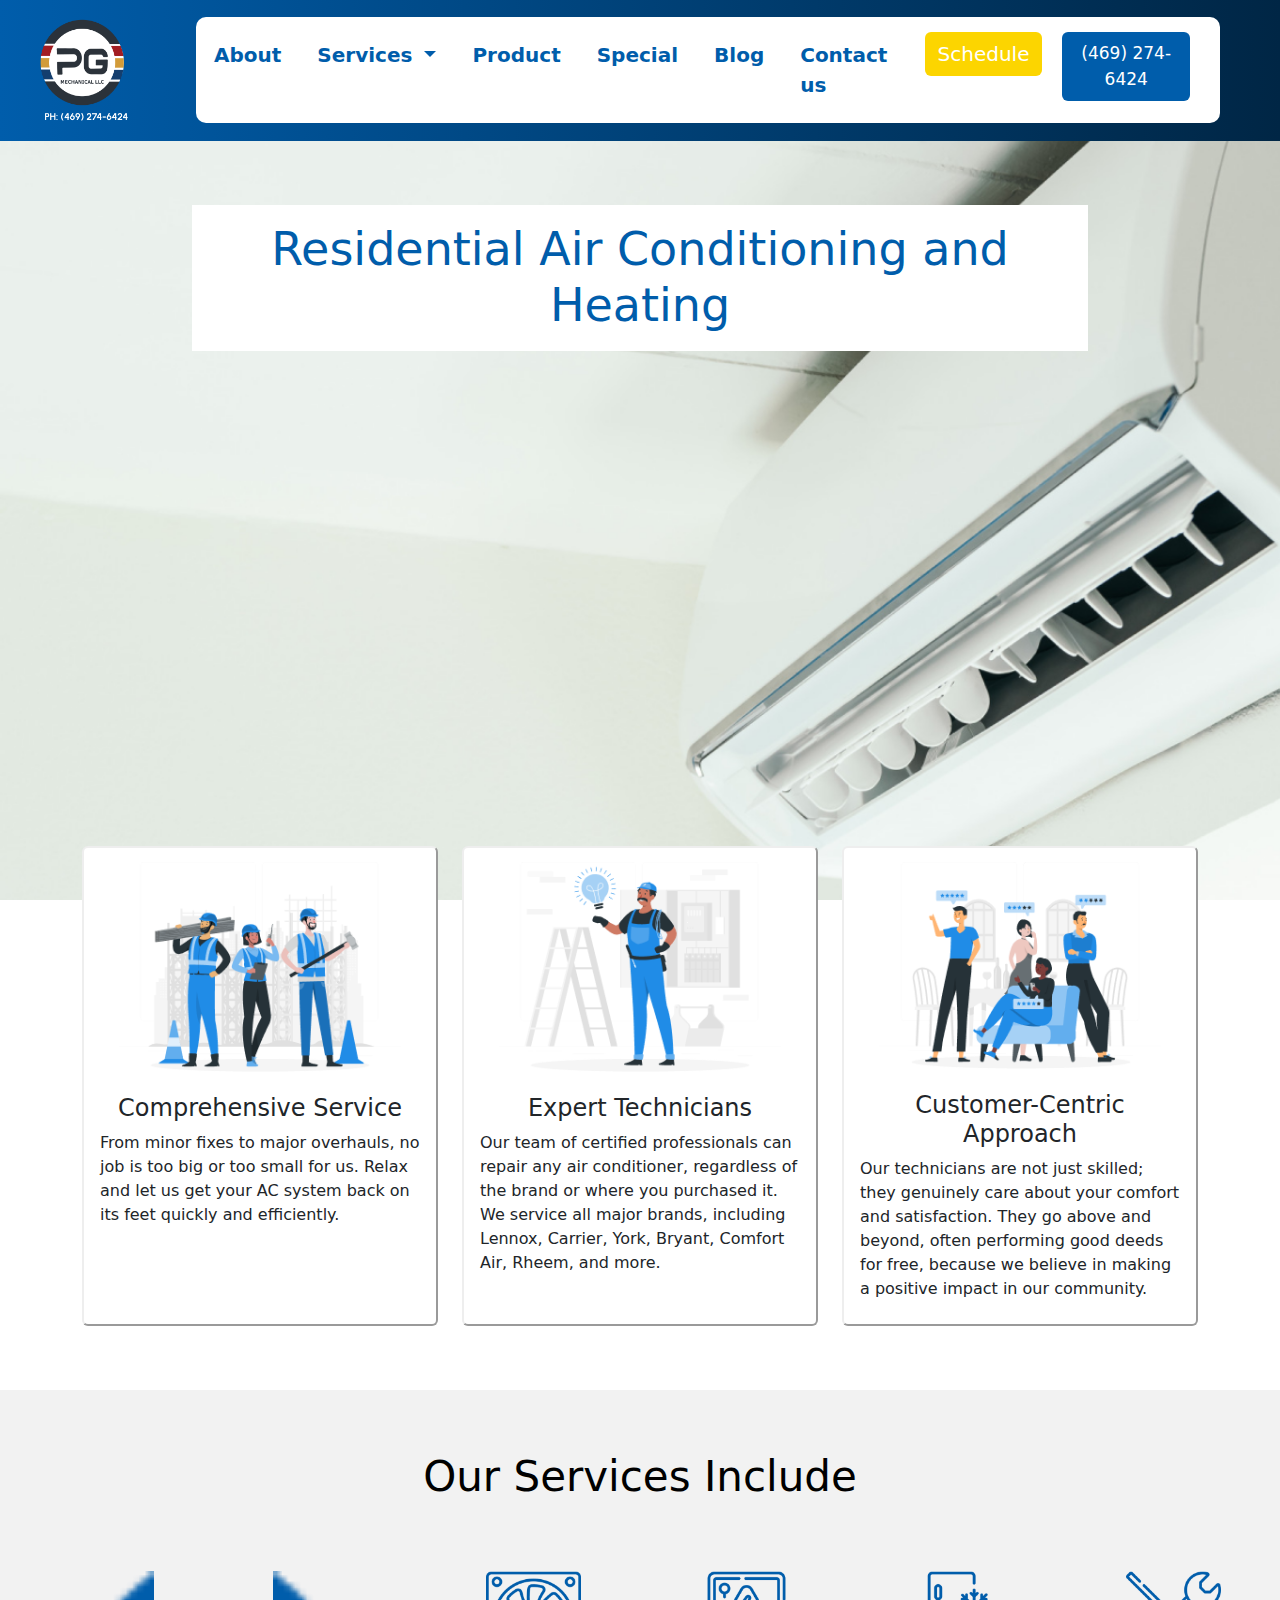
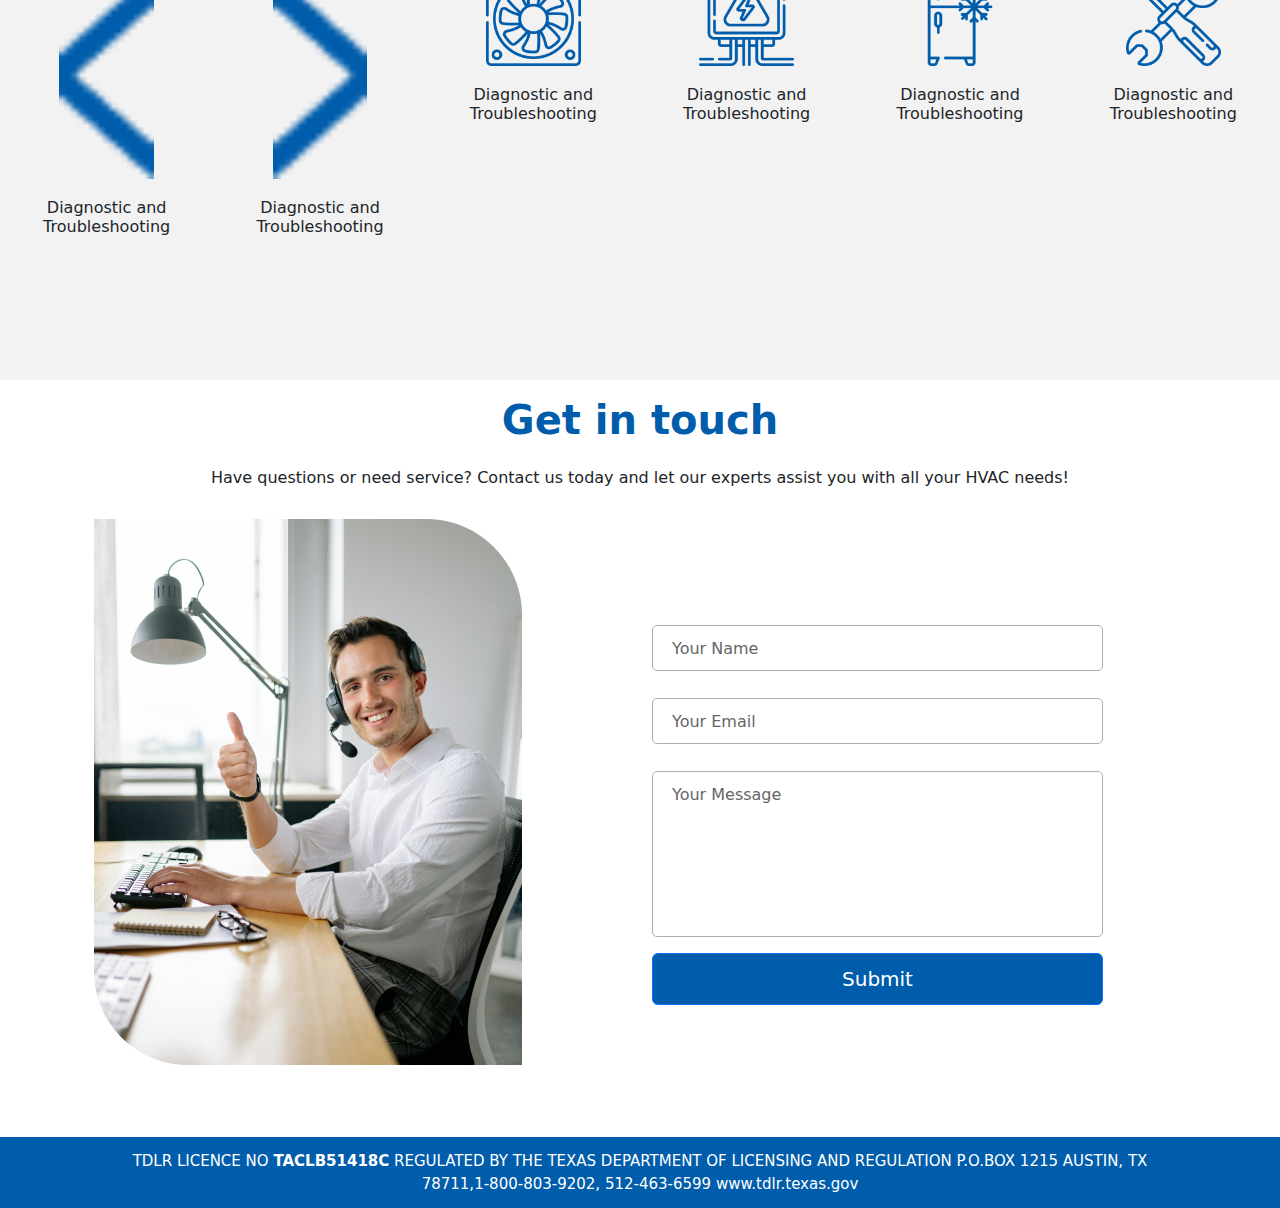
<file: service.html>
<!DOCTYPE html>
<html lang="en">

<head>
    <meta charset="UTF-8">
    <meta name="viewport" content="width=device-width, initial-scale=1.0">
    <link href="https://fonts.googleapis.com/icon?family=Material+Icons" rel="stylesheet">
    <link rel="stylesheet" href="https://use.fontawesome.com/releases/v5.8.2/css/all.css">
    <script src="https://ajax.googleapis.com/ajax/libs/jquery/3.5.1/jquery.min.js"></script>
    <script src="https://cdnjs.cloudflare.com/ajax/libs/popper.js/1.16.0/umd/popper.min.js"></script>
    <script src="https://maxcdn.bootstrapcdn.com/bootstrap/4.5.2/js/bootstrap.min.js"></script>
    <link rel="icon" href="image/new.png">
    <link rel="stylesheet" href="nav2.css">
    <link href="https://cdn.jsdelivr.net/npm/bootstrap@5.3.3/dist/css/bootstrap.min.css" rel="stylesheet">
    <script src="https://cdn.jsdelivr.net/npm/bootstrap@5.3.3/dist/js/bootstrap.bundle.min.js"></script>
    <title>Service</title>
    <style>
        .fooder_para {
            padding-top: 1%;
            padding-bottom: 1%;
        }

        .fooder {
            background-color: #005dab;
        }


        body,
        html {
            height: 100%;
        }

        #main_section {
            background-image: url('service 1/main.png');
            height: 100%;
            background-repeat: no-repeat;
            background-attachment: fixed;
            background-size: cover;
            
        
        }

        #main_header {
            padding-top: 5%;
            text-align: center;
        }

        #main_header h1 {
            background-color: white;
            color: #005dab;
            margin: 0 15%;
            font-size: 46px;
            padding: 1.4%;
        }

        #card,
        #card_top,
        #card2,
        #card3 {
            margin-top: -15%;
        }

        #card_head {
            text-align: center;
            padding-top: 2%;
        }

        .card-custom {
            border: 2px outset;
            height: 480px;
        }

        .card-img-custom {
            width: 80%;
            display: block;
            margin: 4% auto 0 auto;
        }

        .service_image_header {
            padding-top: 5%;
            padding-bottom: 3%;
            text-align: center;
            color: black;
            font-size: 42px;
        }

        #icon {
            margin-top: 12%;
            width: 50%;
            margin-left: auto;
            margin-right: auto;
            margin-bottom: 10%;
        }

        #icon_head {
            text-align: center;
            padding-bottom: 25%;
        }

        .form-group label {
            position: absolute;
            top: 0.75rem;
            left: 1rem;
            transition: all 0.3s ease;
            background: white;
            padding: 0 0.25rem;
            color: #666;
            pointer-events: none;
        }

        .form-group input:focus+label,
        .form-group input:not(:placeholder-shown)+label,
        .form-group textarea:focus+label,
        .form-group textarea:not(:placeholder-shown)+label {
            top: -0.75rem;
            left: 0.75rem;
            font-size: 0.75rem;
            color: gray;
            font-size: 15px;
        }

        .form-group input,
        .form-group textarea {
            padding: 1rem;
            padding-top: 1.5rem;
        }

        .form-group input:focus,
        .form-group textarea:focus {
            outline: none;
            border-color: grey;
            box-shadow: 0 0 0px;
        }

        .contect {
            background-color: white;
            margin-bottom: 5%;
        }

        /* Image styles */
        #contact_image {
            margin-bottom: 5%;
            max-width: 100%;
            height: auto;
        }

        .navbar-toggler {
            border-color: white !important;
            border-width: 1px;
            border-style: solid;
        }

        button:focus:not(:focus-visible) {
            color: transparent;
        }


        /* Form input styles */
        #name,
        #email,
        #message {
            padding: 10px;
            border-radius: 5px;
            border: solid 1px rgb(176, 175, 175);
        }

        #message {
            resize: none;
        }

        /* Button styles */
        #submit_button {
            background-color: #005dab;
            color: white;
            font-size: 20px;
            padding: 10px;
            margin-left: 0%;
            width: 100%;
        }

        .fooder_para {
            text-align: center;
            padding-left: 8%;
            padding-right: 8%;
            color: white;
            margin-top: -3%;
            margin-bottom: 2%;
            font-size: 15px;
        }

        #service_page {
            background-color: #F2F2F2;
            padding-bottom: 5%;
        }

        #image_service {
            width: 80%;
        }


        @media (max-width: 769px) {
            #main_header h1 {
                font-size: 24px;
                padding: 1.2%;
            }

            #mani_header {
                padding-top: 15%;
            }

            #main_header p {
                font-size: 13px;
            }

            .card-custom {
                height: auto;
            }

            .card-img-custom {
                width: 70%;
            }

            .service_image_header {
                font-size: 32px;
            }

            #image_service {
                width: 130%;
                margin-left: -15px;
            }

            #icon {
                width: 60%;
                margin-top: 10%;
            }

            #icon_head {
                padding-bottom: 15%;
            }

            .form-group label {
                font-size: 12px;
            }

            .form-group input,
            .form-group textarea {
                padding: 0.75rem;
                padding-top: 1.25rem;
            }

            .form-group input:focus+label,
            .form-group input:not(:placeholder-shown)+label,
            .form-group textarea:focus+label,
            .form-group textarea:not(:placeholder-shown)+label {
                top: -0.5rem;
                left: 0.5rem;
                font-size: 0.6rem;
            }

            .contect .header h1 {
                font-size: 24px;
            }

            #submit_button {
                font-size: 16px;
                margin-bottom: 5%;
            }

            #card_top {
                margin-top: -21%;
            }

            #card {
                margin-top: 0px;
            }

            #card2,
            #card3 {
                margin-top: 18px;
            }

            
        }
    </style>
</head>

<body>
    <nav class="navbar navbar-expand-lg">
        <div class="container-fluid">
            <a class="navbar-brand" href="#"><img src="image/new.png" alt="Logo" width="100px"></a>
            <button class="navbar-toggler" type="button" data-bs-toggle="collapse"
                data-bs-target="#navbarSupportedContent" aria-controls="navbarSupportedContent" aria-expanded="false">
                <i class="material-icons">menu</i>
            </button>
            <div class="collapse navbar-collapse" id="navbarSupportedContent">
                <ul class="navbar-nav me-auto mb-2 mb-lg-0">
                    <li class="nav-item">
                        <a class="nav-link active" aria-current="page" href="index.html#about" style="color: #005dab;"
                            id="aboutNav">About</a>
                    </li>
                    <li class="nav-item dropdown">
                        <a class="nav-link dropdown-toggle" href="#" id="navbarDropdown" role="button"
                            data-bs-toggle="dropdown" aria-expanded="false">
                            Services
                        </a>
                        <ul class="dropdown-menu" aria-labelledby="navbarDropdown">
                            <li><a class="dropdown-item" href="service.html" id="dropDown">Residential AC</a></li>
                            <li><a class="dropdown-item" href="service1.html" id="dropDown">Commercial AC</a></li>
                            <li><a class="dropdown-item" href="service3.html" id="dropDown">Commercial Refrigeration</a>
                            </li>
                        </ul>
                    </li>
                    <li class="nav-item">
                        <a class="nav-link" aria-current="page" href="index.html#product">Product</a>
                    </li>
                    <li class="nav-item">
                        <a class="nav-link" href="index.html#special" tabindex="-1" aria-disabled="true">Special</a>
                    </li>
                    <li class="nav-item">
                        <a class="nav-link" aria-current="page"
                            href="https://www.trane.com/commercial/north-america/us/en/about-us/newsroom/blogs.html">Blog</a> </li>
                    <li class="nav-item">
                        <a class="nav-link" href="#contect" tabindex="-1" aria-disabled="true">Contact us</a>
                    </li>
                    <li class="nav-item">
                        <a href="https://pgmechllc.com/customer.html"><button class="btn"
                                id="button1">Schedule</button></a>
                    </li>
                    <li class="nav-item">
                        <button class="btn" id="button2">(469) 274-6424</button>
                    </li>
                </ul>
            </div>
        </div>
    </nav>


    <div class="container-fluid p-0" id="main_section">
        <div id="main_header">
            <h1>Residential Air Conditioning and Heating</h1>
        </div>
    </div>

    <div class="container mt-n5" style="margin-bottom: 5%;">
        <div class="row g-4">
            <div class="col-lg-4 col-md-6" id="card_top">
                <div class="card card-custom">
                    <img class="card-img-top card-img-custom" src="service 1/1.png" alt="Card image">
                    <div class="card-body">
                        <h4 class="card-title" id="card_head">Comprehensive Service</h4>
                        <p class="card-text">From minor fixes to major overhauls, no job is too big or too small for us.
                            Relax and let us get your AC system back on its feet quickly and efficiently.</p>
                    </div>
                </div>
            </div>
            <div class="col-lg-4 col-md-6" id="card">
                <div class="card card-custom" id="a">
                    <img class="card-img-top card-img-custom" src="service 1/3.png" alt="Card image">
                    <div class="card-body">
                        <h4 class="card-title" id="card_head">Expert Technicians</h4>
                        <p class="card-text">Our team of certified professionals can repair any air conditioner,
                            regardless of the brand or where you purchased it. We service all major brands, including
                            Lennox, Carrier, York, Bryant, Comfort Air, Rheem, and more.</p>
                    </div>
                </div>
            </div>
            <div class="col-lg-4 col-md-6" id="card">
                <div class="card card-custom">
                    <img class="card-img-top card-img-custom" src="service 1/2.png" alt="Card image">
                    <div class="card-body">
                        <h4 class="card-title" id="card_head">Customer-Centric Approach</h4>
                        <p class="card-text">Our technicians are not just skilled; they genuinely care about your
                            comfort and satisfaction. They go above and beyond, often performing good deeds for free,
                            because we believe in making a positive impact in our community.</p>
                    </div>
                </div>
            </div>
        </div>
    </div>

    <div class="container-fluid" id="service_page">
        <div>
            <h2 class="service_image_header">Our Services Include</h2>
        </div>
        <div class="row text-center">
            <div class="col-lg-2 col-md-4 col-6 mb-4">
                <img src="image/icon1.png" alt="" id="icon">
                <h6 id="icon_head">Diagnostic and Troubleshooting</h6>
            </div>
            <div class="col-lg-2 col-md-4 col-6 mb-4">
                <img src="image/icon2.png" alt="" id="icon">
                <h6 id="icon_head">Diagnostic and Troubleshooting</h6>
            </div>
            <div class="col-lg-2 col-md-4 col-6 mb-4">
                <img src="image/icon3.png" alt="" id="icon">
                <h6 id="icon_head">Diagnostic and Troubleshooting</h6>
            </div>
            <div class="col-lg-2 col-md-4 col-6 mb-4">
                <img src="image/icon4.png" alt="" id="icon">
                <h6 id="icon_head">Diagnostic and Troubleshooting</h6>
            </div>
            <div class="col-lg-2 col-md-4 col-6 mb-4">
                <img src="image/icon5.png" alt="" id="icon">
                <h6 id="icon_head">Diagnostic and Troubleshooting</h6>
            </div>
            <div class="col-lg-2 col-md-4 col-6 mb-4">
                <img src="image/icon6.png" alt="" id="icon">
                <h6 id="icon_head">Diagnostic and Troubleshooting</h6>
            </div>
        </div>
    </div>

    <div class="container-fluid contect" id="contect">
        <div class="header text-center py-3">
            <h1 style="font-weight: bold;color: #005dab;">Get in touch</h1>
        </div>
        <div class="row text-center mb-4">
            <h6 class="mx-auto">
                Have questions or need service? Contact us today and let our experts assist you with all your HVAC
                needs!

            </h6>
        </div>
        <div class="container">
            <div class="row align-items-center">
                <div class="col-lg-5 col-md-12 mb-4 text-center">
                    <img src="image/contact us.png" alt="" id="contact_image" class="img-fluid">
                </div>
                <div class="col-1"></div>
                <div class="col-lg-5 col-md-12">
                    <form class="form" action="https://api.web3forms.com/submit" method="POST">
                        <input type="hidden" name="access_key" value="91631ac7-26e5-4657-84a8-25556e8a3843">
                        <div class="form-group position-relative mb-3">
                            <input type="text" id="name" class="form-control" name="name" placeholder=" " required>
                            <label for="name">Your Name</label>
                        </div>
                        <div class="form-group position-relative mb-3">
                            <input type="email" id="email" class="form-control" name="email" placeholder=" "
                                style="margin-top: 6%;" required>
                            <label for="email">Your Email</label>
                        </div>
                        <div class="form-group position-relative mb-3">
                            <textarea id="message" class="form-control" rows="6" name="message" placeholder=" " required
                                style="margin-top: 6%;"></textarea>
                            <label for="message">Your Message</label>
                        </div>
                        <button class="btn btn-primary btn-block" type="submit" id="submit_button">Submit</button>
                    </form>
                </div>
            </div>
        </div>
    </div>

    <div class="fooder">
        <p class="fooder_para">TDLR LICENCE NO <b>TACLB51418C</b> REGULATED BY THE TEXAS DEPARTMENT OF LICENSING AND
            REGULATION P.O.BOX 1215 AUSTIN, TX 78711,1-800-803-9202, 512-463-6599 <a href="www.tdlr.texas.gov"
                style="text-decoration: none;color: white;">www.tdlr.texas.gov</a> </p>
    </div>
</body>

</html>
</file>
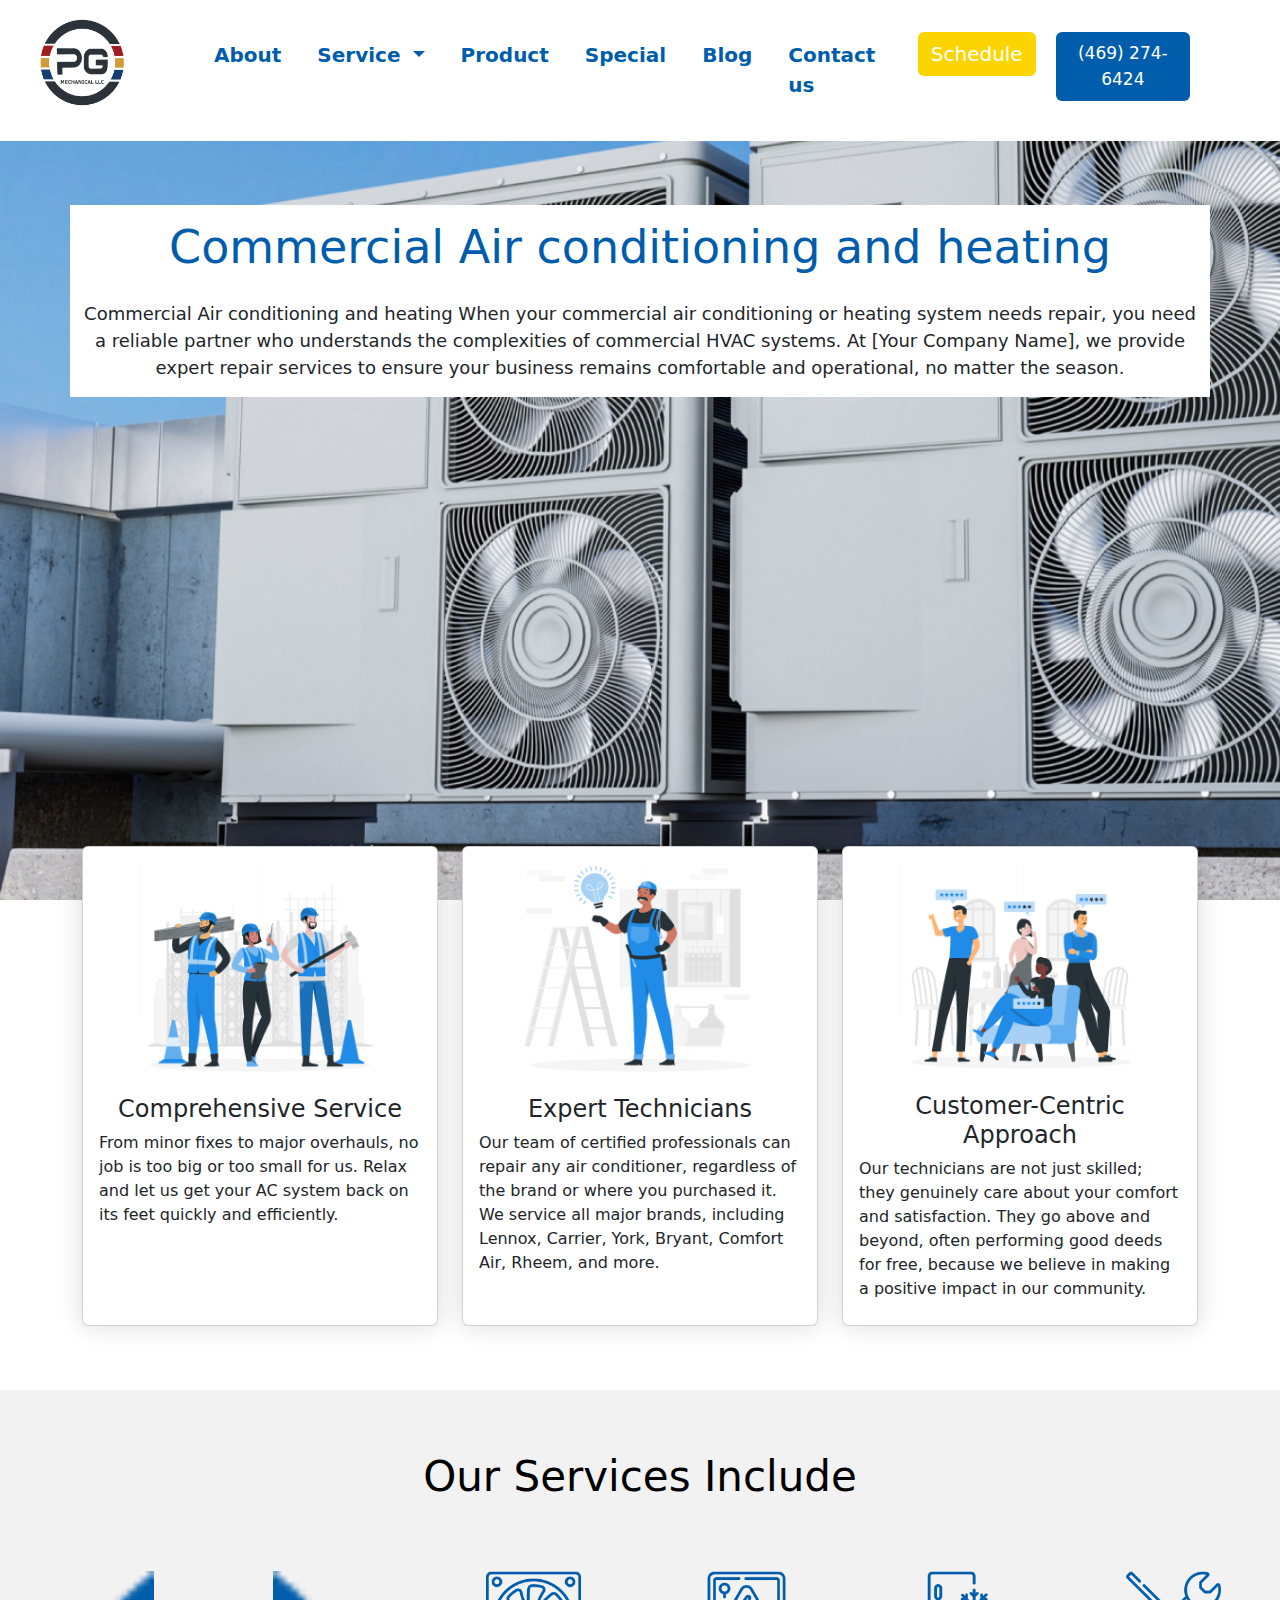
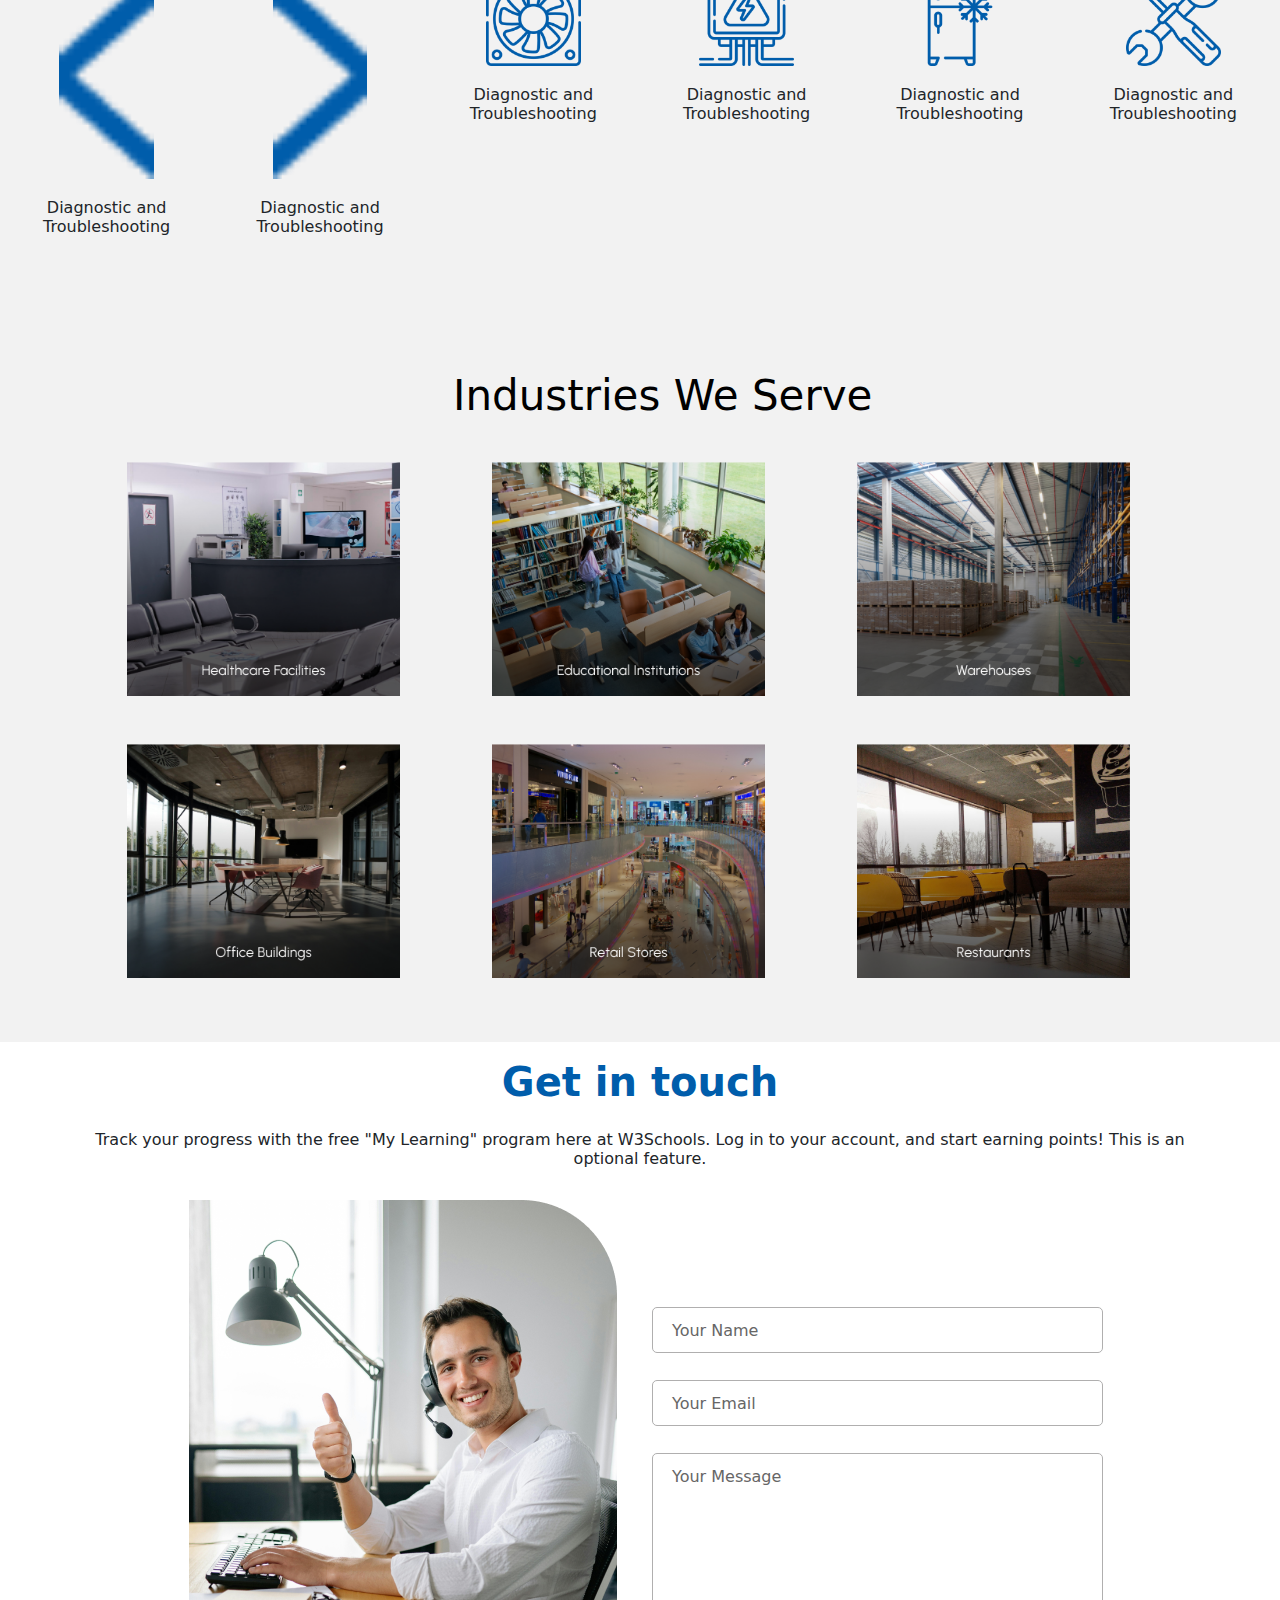
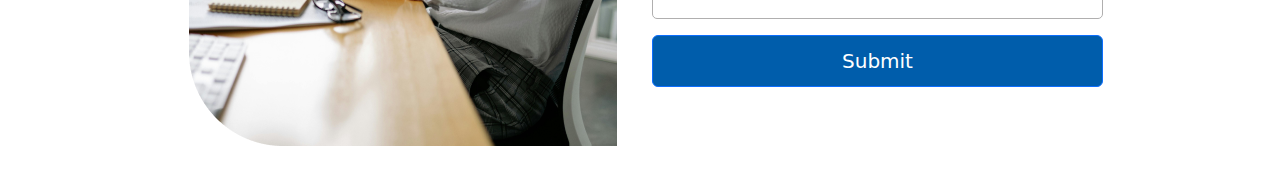
<file: service1.html>
<!DOCTYPE html>
<html lang="en">

<head>
    <meta charset="UTF-8">
    <meta name="viewport" content="width=device-width, initial-scale=1.0">
    <link href="https://fonts.googleapis.com/icon?family=Material+Icons" rel="stylesheet">
    <link rel="stylesheet" href="https://use.fontawesome.com/releases/v5.8.2/css/all.css">
    <script src="https://ajax.googleapis.com/ajax/libs/jquery/3.5.1/jquery.min.js"></script>
    <script src="https://cdnjs.cloudflare.com/ajax/libs/popper.js/1.16.0/umd/popper.min.js"></script>
    <script src="https://maxcdn.bootstrapcdn.com/bootstrap/4.5.2/js/bootstrap.min.js"></script>

    <link href="https://cdn.jsdelivr.net/npm/bootstrap@5.3.3/dist/css/bootstrap.min.css" rel="stylesheet">
    <script src="https://cdn.jsdelivr.net/npm/bootstrap@5.3.3/dist/js/bootstrap.bundle.min.js"></script>
    <title>Service</title>
    <style>
        .navbar-brand img {
            margin-left: 20px;
        }

        #navbarSupportedContent {
            background-color: white;
            padding: 15px 0;
            border-radius: 10px;
            margin-left: auto;
            margin-right: auto;
            max-width: 1024px;
        }

        .navbar-nav .nav-item {
            font-size: 20px;
            font-weight: bold;
            margin-left: 10px;
            margin-right: 10px;
        }

        .navbar-nav .nav-link {
            color: #005dab;
        }

        .dropdown-item {
            font-size: 24px;
        }

        .navbar-toggler {
            border: none;
        }

        .navbar-toggler:focus {
            outline: none;
            box-shadow: none;
        }

        .material-icons {
            font-size: 34px;
            color: white;
        }

        #button1 {
            background-color: #fcd500;
            color: white;
            font-size: 20px;
        }

        #button2 {
            background-color: #005dab;
            color: white;
            font-size: 17px;
            margin-right: 20px;
            padding-top: 8px;
            padding-bottom: 8px;
        }

        body,
        html {
            height: 100%;
        }

        #main_section {
            background-image: url('service 2/main.png');
            height: 100%;
            background-repeat: no-repeat;
            background-attachment: fixed;
            background-size: cover;
        }

        #main_header {
            padding-top: 5%;
            text-align: center;
        }

        #main_header h1 {
            color: #005dab;
            font-size: 46px;
            padding: 1.4%;
        }

        #main_header p {
            text-align: center;
            font-size: 18px;
        }

        #card,
        #card_top,
        #card2,
        #card3 {
            margin-top: -15%;
        }

        #card_head {
            text-align: center;
            padding-top: 2%;
        }

        .card-custom {
            box-shadow: 0px 0px 25px 0px rgba(0, 0, 0, 0.15);
            
            /* border: 2px outset; */
            height: 480px;
        }

        .card-img-custom {
            width: 80%;
            display: block;
            margin: 4% auto 0 auto;
        }

        .service_image_header {
            padding-top: 5%;
            padding-bottom: 3%;
            text-align: center;
            color: black;
            font-size: 42px;
        }

        #icon {
            margin-top: 12%;
            width: 50%;
            margin-left: auto;
            margin-right: auto;
            margin-bottom: 10%;
        }

        #icon_head {
            text-align: center;
            padding-bottom: 25%;
        }

        .form-group label {
            position: absolute;
            top: 0.75rem;
            left: 1rem;
            transition: all 0.3s ease;
            background: white;
            padding: 0 0.25rem;
            color: #666;
            pointer-events: none;
        }

        .form-group input:focus+label,
        .form-group input:not(:placeholder-shown)+label,
        .form-group textarea:focus+label,
        .form-group textarea:not(:placeholder-shown)+label {
            top: -0.75rem;
            left: 0.75rem;
            font-size: 0.75rem;
            color: gray;
            font-size: 15px;
        }

        .form-group input,
        .form-group textarea {
            padding: 1rem;
            padding-top: 1.5rem;
        }

        .form-group input:focus,
        .form-group textarea:focus {
            outline: none;
            border-color: grey;
            box-shadow: 0 0 0px;
        }

        .contect {
            background-color: white;
            margin-bottom: 5%;
        }

        /* Image styles */
        #contact_image {
            margin-bottom: 5%;
            max-width: 100%;
            height: auto;
        }

        .navbar-toggler {
            border-color: white !important;
            border-width: 1px;
            border-style: solid;
        }

        button:focus:not(:focus-visible) {
            color: transparent;
        }


        /* Form input styles */
        #name,
        #email,
        #message {
            padding: 10px;
            border-radius: 5px;
            border: solid 1px rgb(176, 175, 175);
        }

        #message {
            resize: none;
        }

        /* Button styles */
        #submit_button {
            background-color: #005dab;
            color: white;
            font-size: 20px;
            padding: 10px;
            margin-left: 0%;
            width: 100%;
        }

        .fooder_para {
            text-align: center;
            padding-left: 8%;
            padding-right: 8%;
            color: white;
            margin-top: -3%;
            margin-bottom: 2%;
            font-size: 15px;
        }

        #service_page {
            background-color: #F2F2F2;
            padding-bottom: 5%;
        }

        @media(max-width:992px) {
            .card-custom {
                height: auto;
            }

            #card_top {
                margin-top: 21%;
            }

            #card {
                margin-top: 0px;
            }

            #card2,
            #card3 {
                margin-top: 18px;
            }
        }

        @media (max-width: 769px) {
            #main_header h1 {
                font-size: 24px;
                padding: 1.2%;
            }

            #mani_header {
                padding-top: 15%;
            }

            #main_header p {
                font-size: 13px;
            }

            .card-custom {
                height: auto;
            }

            .card-img-custom {
                width: 70%;
            }

            .service_image_header {
                font-size: 32px;
            }

            #icon {
                width: 60%;
                margin-top: 10%;
            }

            #icon_head {
                padding-bottom: 15%;
            }

            .form-group label {
                font-size: 12px;
            }

            .form-group input,
            .form-group textarea {
                padding: 0.75rem;
                padding-top: 1.25rem;
            }

            .form-group input:focus+label,
            .form-group input:not(:placeholder-shown)+label,
            .form-group textarea:focus+label,
            .form-group textarea:not(:placeholder-shown)+label {
                top: -0.5rem;
                left: 0.5rem;
                font-size: 0.6rem;
            }

            .contect .header h1 {
                font-size: 24px;
            }

            #submit_button {
                font-size: 16px;
                margin-bottom: 5%;
            }

            #card_top {
                margin-top: -21%;
            }

            #card {
                margin-top: 0px;
            }

            #card2,
            #card3 {
                margin-top: 18px;
            }

            .navbar-nav .nav-item {
                margin-left: 0;
                margin-right: 0;
                text-align: center;
            }

            #navbarSupportedContent {
                padding: 15px 0;
                margin-left: 0;
                margin-right: 0;
            }

            #button1,
            #button2 {
                margin-top: 10px;
            }

            #button2 {
                margin-top: 10px;
                margin-left: 4%;
            }
        }

        @media (max-width: 1200px) {
            #navbarSupportedContent {
                margin-left: 0;
                margin-right: 10px;
            }

            .navbar-nav .nav-item {
                margin-left: 0;
                margin-right: 0;
                text-align: center;
            }

            #button1,
            #button2 {
                margin-left: 0px;
            }

            #button2 {
                margin-left: 12px;
            }
        }
    </style>
</head>

<body>
    <nav class="navbar navbar-expand-lg">
        <div class="container-fluid">
            <a class="navbar-brand" href="#"><img src="image/new.png" alt="Logo" width="100px"></a>
            <button class="navbar-toggler" type="button" data-bs-toggle="collapse"
                data-bs-target="#navbarSupportedContent" aria-controls="navbarSupportedContent" aria-expanded="false">
                <i class="material-icons">menu</i>
            </button>
            <div class="collapse navbar-collapse" id="navbarSupportedContent">
                <ul class="navbar-nav me-auto mb-2 mb-lg-0">
                    <li class="nav-item">
                        <a class="nav-link active" aria-current="page" href="#about" style="color: #005dab;">About</a>
                    </li>
                    <li class="nav-item dropdown">
                        <a class="nav-link dropdown-toggle" href="#service" id="navbarDropdown" role="button"
                            data-bs-toggle="dropdown" aria-expanded="false">
                            Service
                        </a>
                        <ul class="dropdown-menu" aria-labelledby="navbarDropdown">
                            <li><a class="dropdown-item" href="service.html">Residential AC</a></li>
                            <li><a class="dropdown-item" href="#service">Commercial AC</a></li>
                            <li><a class="dropdown-item" href="#service">Action</a></li>
                        </ul>
                    </li>
                    <li class="nav-item">
                        <a class="nav-link" aria-current="page" href="#product">Product</a>
                    </li>
                    <li class="nav-item">
                        <a class="nav-link" href="#special" tabindex="-1" aria-disabled="true">Special</a>
                    </li>
                    <li class="nav-item">
                        <a class="nav-link" aria-current="page" href="#user">Blog</a>
                    </li>
                    <li class="nav-item">
                        <a class="nav-link" href="#contect" tabindex="-1" aria-disabled="true">Contact us</a>
                    </li>
                    <li class="nav-item">
                        <a href="https://pgmechllc.com/customer.html"><button class="btn"
                                id="button1">Schedule</button></a>
                    </li>
                    <li class="nav-item">
                        <button class="btn" id="button2">(469) 274-6424</button>
                    </li>
                </ul>
            </div>
        </div>
    </nav>
    <div class="container-fluid p-0" id="main_section">
        <div id="main_header">
            <div class="container">
                <div class="row" style="background-color: white;">
                    <h1>Commercial Air conditioning and heating</h1>
                    <p>Commercial Air conditioning and heating When your commercial air conditioning or heating system
                        needs
                        repair, you need a reliable partner who understands the complexities of commercial HVAC systems.
                        At
                        [Your Company Name], we provide expert repair services to ensure your business remains
                        comfortable and
                        operational, no matter the season.</p>
                </div>
            </div>

        </div>
    </div>

    <div class="container mt-n5" style="margin-bottom: 5%;">
        <div class="row g-4">
            <div class="col-lg-4 col-md-6" id="card_top">
                <div class="card card-custom">
                    <img class="card-img-top card-img-custom" src="service 1/1.png" alt="Card image">
                    <div class="card-body">
                        <h4 class="card-title" id="card_head">Comprehensive Service</h4>
                        <p class="card-text">From minor fixes to major overhauls, no job is too big or too small for us.
                            Relax and let us get your AC system back on its feet quickly and efficiently.</p>
                    </div>
                </div>
            </div>
            <div class="col-lg-4 col-md-6" id="card2">
                <div class="card card-custom" id="a">
                    <img class="card-img-top card-img-custom" src="service 1/3.png" alt="Card image">
                    <div class="card-body">
                        <h4 class="card-title" id="card_head">Expert Technicians</h4>
                        <p class="card-text">Our team of certified professionals can repair any air conditioner,
                            regardless of the brand or where you purchased it. We service all major brands, including
                            Lennox, Carrier, York, Bryant, Comfort Air, Rheem, and more.</p>
                    </div>
                </div>
            </div>
            <div class="col-lg-4 col-md-6" id="card3">
                <div class="card card-custom">
                    <img class="card-img-top card-img-custom" src="service 1/2.png" alt="Card image">
                    <div class="card-body">
                        <h4 class="card-title" id="card_head">Customer-Centric Approach</h4>
                        <p class="card-text">Our technicians are not just skilled; they genuinely care about your
                            comfort and satisfaction. They go above and beyond, often performing good deeds for free,
                            because we believe in making a positive impact in our community.</p>
                    </div>
                </div>
            </div>
        </div>
    </div>

    <div class="container-fluid" id="service_page">
        <div>
            <h2 class="service_image_header">Our Services Include</h2>
        </div>
        <div class="row text-center">
            <div class="col-lg-2 col-md-4 col-6 mb-4">
                <img src="image/icon1.png" alt="" id="icon">
                <h6 id="icon_head">Diagnostic and Troubleshooting</h6>
            </div>
            <div class="col-lg-2 col-md-4 col-6 mb-4">
                <img src="image/icon2.png" alt="" id="icon">
                <h6 id="icon_head">Diagnostic and Troubleshooting</h6>
            </div>
            <div class="col-lg-2 col-md-4 col-6 mb-4">
                <img src="image/icon3.png" alt="" id="icon">
                <h6 id="icon_head">Diagnostic and Troubleshooting</h6>
            </div>
            <div class="col-lg-2 col-md-4 col-6 mb-4">
                <img src="image/icon4.png" alt="" id="icon">
                <h6 id="icon_head">Diagnostic and Troubleshooting</h6>
            </div>
            <div class="col-lg-2 col-md-4 col-6 mb-4">
                <img src="image/icon5.png" alt="" id="icon">
                <h6 id="icon_head">Diagnostic and Troubleshooting</h6>
            </div>
            <div class="col-lg-2 col-md-4 col-6 mb-4">
                <img src="image/icon6.png" alt="" id="icon">
                <h6 id="icon_head">Diagnostic and Troubleshooting</h6>
            </div>
        </div>
        <div class="container">
            <div class="row" style="margin-left: 3%;">
                <h2 class="service_image_header">Industries We Serve</h2>

                <div class="col-4"><img src="service 2/1.png" alt="" style="width: 80%;"></div>
                <div class="col-4"><img src="service 2/2.png" alt="" style="width: 80%;"></div>
                <div class="col-4"><img src="service 2/3.png" alt="" style="width: 80%;"></div>
            </div>
        </div>

        <div class="container mt-5">
            <div class="row" style="margin-left: 3%;">
                <div class="col-4"><img src="service 2/4.png" alt="" style="width: 80%;"></div>
                <div class="col-4"><img src="service 2/5.png" alt="" style="width: 80%;"></div>
                <div class="col-4"><img src="service 2/6.png" alt="" style="width: 80%;"></div>
            </div>
        </div>
    </div>

    <div class="container contect" id="contect">
        <div class="header text-center py-3">
            <h1 style="font-weight: bold;color: #005dab;">Get in touch</h1>
        </div>
        <div class="row text-center mb-4">
            <h6 class="mx-auto">
                Track your progress with the free "My Learning" program here at W3Schools. Log in to your account, and
                start earning points! This is an optional feature.
            </h6>
        </div>
        <div class="row">
            <div class="container">
                <div class="row align-items-center">
                    <div class="col-1"></div>
                    <div class="col-lg-5 col-md-12 mb-4 text-center">
                        <img src="image/contact us.png" alt="" id="contact_image" class="img-fluid">
                    </div>
                    <div class="col-lg-5 col-md-12">
                        <form class="form" action="https://api.web3forms.com/submit" method="POST">
                            <input type="hidden" name="access_key" value="91631ac7-26e5-4657-84a8-25556e8a3843">
                            <div class="form-group position-relative mb-3">
                                <input type="text" id="name" class="form-control" name="name" placeholder=" " required>
                                <label for="name">Your Name</label>
                            </div>
                            <div class="form-group position-relative mb-3">
                                <input type="email" id="email" class="form-control" name="email" placeholder=" "
                                    style="margin-top: 6%;" required>
                                <label for="email">Your Email</label>
                            </div>
                            <div class="form-group position-relative mb-3">
                                <textarea id="message" class="form-control" rows="6" name="message" placeholder=" "
                                    required style="margin-top: 6%;"></textarea>
                                <label for="message">Your Message</label>
                            </div>
                            <button class="btn btn-primary btn-block" type="submit" id="submit_button">Submit</button>
                        </form>
                    </div>
                </div>
            </div>
        </div>
    </div>
</body>

</html>
</file>
<file: css/blog.css>
body {
    font-family: Arial, sans-serif;
}

.section-title {
    padding-top: 2%;
    font-size: 24px;
    font-weight: bold;
    font-family: 'Lora', serif;
}

#paragraph {
    padding-top: 1%;
    font-size: 21px;
    word-spacing: 10px;
    line-height: 1.6;
    font-family: 'Laila', sans-serif;
}

#availability {
    padding: 5px 50px;
    background-color: #005dab;
    color: white;
    border: none;
    font-size: 24px;
    border-radius: 10px;
    margin: 2% 0 5%;
}

#banner_image {
    height: 480px;
    width: 100%;
}

#content_image {
    height: 570px;
    width: 100%;
}

#backgroundImageColor {
    background-color: #fcd500;
    padding-left: 20px;
    padding-right: 20px;
    padding-top: 30%;
    padding-bottom: 20%;
    border-radius: 50%;
    
}

#image_background{
    padding-top: 19%;
}

#contact_button{
    margin-bottom: 5%;
}

@media (max-width: 768px) {
    #availability {
        font-size: 18px;
        padding: 10px 30px;
    }

    .section-title {
        font-size: 20px;
    }

    #paragraph {
        font-size: 18px;
    }

    #image {
        width: 100%;
    }

    #banner_image {
        height: auto;
    }

    #content_image {
        height: auto;
    }
    #backgroundImageColor{
        padding-left: 2px;
        padding-top: 40%;
        padding-bottom: 30%;
    }

    #image_background{
        padding-top: 20%;
        text-align: center;
        padding-left: 4%;
    }
    #contact_button{
        margin-top: 5%;
        margin-bottom: 15%;
    }
}
</file>
<file: css/nav.css>
nav {
    background-image: linear-gradient(to right, #005dab, #002645);
}

#dropDown {
    font-size: 18px;
    color: #005dab;
    padding-left: 8px;
}

.nav-link{
    color: #005dab !important;
}

#dropDown:focus {
    font-size: 18px;
    color: #005dab;
    background-color: transparent;
    padding-left: 8px;
}

nav ul li a {
    color: #005dab;
}

nav ul li {
    color: #005dab;
}

nav ul li a:hover {
    color: #ab0000;
}

.navbar-brand img {
    margin-left: 20px;
}


.navbar-nav .nav-item {
    font-size: 18px;
    font-weight: bold;   
    padding-left: 1 0px;
}

.navbar-nav .nav-link {
    color: #005dab;
}

.navbar-nav .nav-link:hover {
    color: #005dab;
}

.navbar-nav {
    background-color: white;
    padding: 14px;
    border-radius: 10px;
}

.navbar-toggler {
    border: none;
}

.navbar-toggler:focus {
    outline: none;
    box-shadow: none;
}

.material-icons {
    font-size: 34px;
    color: white;
}

#button1 {
    background-color: #fcd500;
    color: white;
    font-size: 20px;
}

#button2 {
    background-color: #005dab;
    color: white;
    font-size: 17px;
    margin-right: 13px;
    padding-top: 8px;
    padding-bottom: 8px;
}
button:focus:not(:focus-visible) {
    color: transparent;
}

@media (min-width: 1200px){
    .navbar-nav .nav-item {
        margin-left: 10px;
        margin-right: 0;
        text-align: center;
    }
}

@media (max-width: 1200px) {
    #navbarSupportedContent {
        margin-left: 0;
        margin-right: 10px;
    }

    .navbar-nav .nav-item {
        margin-left: 0;
        margin-right: 0;
        text-align: center;
    }

    #button1,
    #button2 {
        margin-left: 0px;
    }

    #button2 {
        margin-left: 12px;
    }
}

@media (max-width: 1068px) {
    .navbar-nav {
        background-color: white; 
        padding: 15px;
        border-radius: 10px;
    }
}

@media (max-width: 769px) {
    .navbar-nav .nav-item {
        margin-left: 0;
        margin-right: 0;
        text-align: center;
    }

    #navbarSupportedContent {
        padding: 15px 0;
        margin-left: 0;
        margin-right: 0;
    }

    #button1,
    #button2 {
        margin-top: 10px;
    }

    #button2 {
        margin-top: 10px;
        margin-left: 4%;
    }

    #logo {
        width: 60px;

    }
}
</file>
<file: css/commercial.css>
* {
    margin: 0;
    padding: 0;
    font-family: "Urbanist", sans-serif
}

.footer {
    background-color: #005dab;
    margin-bottom: -1.5%;
    padding: 1% 0;
    color: white;
    text-align: center;
}

.footer-para {
    padding: 0 8%;
    font-size: 15px;
    margin: 0;
}


body,
html {
    height: 100%;
}

#main_section {
    background-image: url('../service 2/main.png');
    height: 100%;
    background-repeat: no-repeat;
    background-attachment: fixed;
    background-size: cover;
}


#main_header {
    padding-top: 12%;
    text-align: center;
}

#main_header h1 {
    color: #005dab;
    font-size: 46px;
    padding: 1.4%;
}

#main_header p {
    text-align: center;
    font-size: 18px;
}

#card,
#card_top,
#card2,
#card3 {
    margin-top: -15%;
}

#card_head {
    text-align: center;
    padding-top: 2%;
}

.card-custom {
    box-shadow: 0px 0px 25px 0px rgba(0, 0, 0, 0.15);
    height: 100% !important;
}

.card-img-custom {
    width: 80%;
    display: block;
    margin: 5% auto 0 auto;
    padding: 20px;
}

.service_image_header {
    padding-top: 5%;
    padding-bottom: 3%;
    text-align: center;
    color: black;
    font-size: 42px;
    font-weight: 600;
}

.service_image_head {
    padding-top: 2%;
    padding-bottom: 3%;
    text-align: center;
    color: black;
    font-size: 42px;
    font-weight: 600;
}

#icon {
    margin-top: 12%;
    width: 50%;
    margin-left: auto;
    margin-right: auto;
    margin-bottom: 10%;
}

#icon_head {
    text-align: center;
    padding-bottom: 25%;
}

.form-group label {
    position: absolute;
    top: 0.75rem;
    left: 1rem;
    transition: all 0.3s ease;
    background: white;
    padding: 0 0.25rem;
    color: #666;
    pointer-events: none;
}

.form-group input:focus+label,
.form-group input:not(:placeholder-shown)+label,
.form-group textarea:focus+label,
.form-group textarea:not(:placeholder-shown)+label {
    top: -0.75rem;
    left: 0.75rem;
    font-size: 0.75rem;
    color: gray;
    font-size: 15px;
}


.form-group input:focus,
.form-group textarea:focus {
    outline: none;
    border-color: grey;
    box-shadow: 0 0 0px;
}

.contect {
    background-color: white;
    margin-bottom: 5%;
}

/* Image styles */
#contact_image {
    margin-bottom: 5%;
    max-width: 100%;
    height: auto;
}



 


/* Form input styles */
#name,
#email,
#message {
    padding: 10px;
    border-radius: 5px;
    border: solid 1px rgb(176, 175, 175);
}

#message {
    resize: none;
}

/* Button styles */
#submit_button {
    background-color: #005dab;
    color: white;
    font-size: 20px;
    padding: 10px;
    margin-left: 0%;
    width: 100%;
}


#service_page {
    background-color: #F2F2F2;
    padding-bottom: 5%;
}

.dropdown-item {
    font-size: 20px;
    color: #005dab;
    padding-left: 8px;
}

.card-text {
    padding: 18px;
    text-align: justify;
}

@media (max-width:1200px) {
    #main_header {
        padding-top: 19%;

    }
}

@media(max-width:992px) {
    .card-custom {
        height: auto;
    }

    #card_top {
        margin-top: 0.5%;
        padding-bottom: 5%;
    }

    #card {
        margin-top: 0px;
    }

    #card2,
    #card3 {
        margin-top: 1px;
    }

    #main_header {
        padding-top: 29%;

    }

    #main_header h1 {
        font-size: 20px;
    }
}

@media (max-width: 769px) {
    #main_header h1 {
        font-size: 24px;
        padding: 1.2%;
    }

    #main_header {
        padding-top: 25%;
    }

    #main_header p {
        font-size: 13px;
    }

    .card-custom {
        height: auto;
    }

    .card-img-custom {
        width: 80%;
    }

    .service_image_header {
        font-size: 32px;
    }

    #service_image {
        width: 80px;
        margin: 0px;
    }

    #icon {
        width: 40%;
        margin-top: 10%;
    }

    #icon_head {
        font-size: 12px;
        padding-bottom: 15%;
        font-family: "Urbanist", sans-serif;
    }

    .form-group label {
        font-size: 12px;
    }

    .form-group input,
    .form-group textarea {
        padding: 0.75rem;
        padding-top: 1.25rem;
    }

    .form-group input:focus+label,
    .form-group input:not(:placeholder-shown)+label,
    .form-group textarea:focus+label,
    .form-group textarea:not(:placeholder-shown)+label {
        top: -0.5rem;
        left: 0.5rem;
        font-size: 0.6rem;
    }

    .contect .header h1 {
        font-size: 24px;
    }

    #submit_button {
        font-size: 16px;
        margin-bottom: 5%;
    }

    #card_top {
        margin-top: 2.5%;
    }

    #card {
        margin-top: 0px;
    }

    #card2,
    #card3 {
        margin-top: 18px;
    }

    .footer-para {
        padding: 0 8%;
        font-size: 12px;
        margin: 0;
    }

    #main_section {
        background-image: url('../service 2/s2.png');
        background-size: 100% auto;
        background-position-y: 30%;
    }

}

@media (max-width:690px) {
    #main_header {
        padding-top: 19%;
    }

    #logo {
        width: 60px !important;
    }

    #main_section {
        background-image: url('../service 2/s2.png');
        background-size: 100% 350px;
        background-position-y: 30%;
    }
}

@media (max-width:550px) {
    #main_header {
        padding-top: 29%;
    }

    #logo {
        width: 60px !important;
    }

    #main_section {
        background-image: url('../service 2/s2.png');
        background-size: 100% 350px;
        background-position-y: 30%;
    }

    #card_top {
        margin-top: -23%;
    }

    .card-custom {
        margin-bottom: 2%;
    }

    .footer-para {
        font-size: 11px;
        padding: 0 3%;
    }
}

@media (max-width:380px) {

    #logo {
        width: 60px !important;
    }

    #card_top {
        margin-top: 12%;
    }


}


@media (max-width:400px) {

    #logo {
        width: 60px !important;
    }

    #main_header {
        padding-top: 35%;
    }

    #main_section {
        background-image: url('../service 2/s2.png');
        background-size: 100% 350px;
        background-position-y: 41%;
    }

    #card_top {
        margin-top: -45%;
    }

    .card-custom {
        margin-bottom: 2%;
    }

    .card-body{
        padding: 0 !important;
    }
    .card-text{
        font-size: 12px;
    }

    #submit_button {
        background-color: #005dab;
        color: white;
        font-size: 16px;
        padding: 10px;
        margin-left: 0%;
        width: 100%;
    }
}
</file>
<file: css/animation.css>
#logo {
    transition: all 0.3s ease;
    width: 100px;
}

/* Logo size when scrolling */
.navbar-scrolled #logo {
    width: 70px;
    /* Adjust the size as needed */
}

.navbar {
    transition: all 0.3s ease;
}


@keyframes fadeIn {
    0% {
        opacity: 0;
        transform: translateY(20px); 
    }
    100% {
        opacity: 1;
        transform: translateY(0);
    }
}

@keyframes zoomIn {
    0% {
        transform: scale(0.8);
        opacity: 0; 
    }
    100% {
        transform: scale(1); 
        opacity: 1; 
    }
}


#home_content1 {
    animation: fadeIn 1.5s ease-in-out forwards; 
}

#home_content3 {
    animation: fadeIn 2s ease-in-out forwards;
}

#schedule_button {
    animation: fadeIn 2.5s ease-in-out forwards;
}


.zoom-image {
    animation: zoomIn 1.5s ease-in-out forwards;
    margin-top: 5%; 
}



.card-container {
    opacity: 0;
    transform: translateY(20px);
    transition: opacity 0.5s ease, transform 0.5s ease; 
}


.visible {
    opacity: 1;
    transform: translateY(0);
    transition: opacity 1s ease-in-out, transform 1s ease-in-out;
}

#card1 {
    animation-delay: 0.3s;
}

#card2 {
    animation-delay: 0.6s;
}


.coupon {
    opacity: 0;
    transform: translateY(50px); 
    transition: opacity 0.6s ease-out, transform 0.6s ease-out; 
}

.coupon.visible {
    opacity: 1; 
    transform: translateY(0); 
}

.coupon.visible {
    animation: fadeInUp 1.6s ease-out;
}

@keyframes fadeInUp {
    0% {
        opacity: 0;
        transform: translateY(50px);
    }
    100% {
        opacity: 1;
        transform: translateY(0);
    }
}


.coupon {
    border-radius: 15px;
    width: 450px;
    overflow: hidden;
    margin-bottom: 20px;
    background: #fff;
    box-shadow: 0 4px 8px rgba(0, 0, 0, 0.1);
}

.offer_title {
    background-image: linear-gradient(to right, #005dab, #002645);
    color: white;
    padding: 17px;
    border-top-left-radius: 15px;
    border-top-right-radius: 15px;
}

.price {
    color: #fcd500;
    padding: 5px 10px;
    border-radius: 10px;
    font-size: 1.2em;
}

@media (max-width: 780px) {
    .coupon {
        width: 100%;
    }
}

@media (max-width:450px) {
    .navbar-scrolled #logo {
        width: 50px !important;
    }
}
</file>
<file: css/success.css>
#popupModal .modal-content {
    background-color: white;
    margin: 15% auto;
    padding: 20px;
    border: 1px solid #888;
    width: 300px;
    text-align: center;
    border-radius: 8px;
}

#popupModal {
    display: none;
    position: fixed;
    z-index: 5;
    left: 0;
    top: 0;
    width: 100%;
    height: 100%;
    background-color: rgba(50, 50, 50, 0.7);
    /* Semi-transparent black background */


    /* Background blur */
}

.checkmark-container {
    position: relative;
    width: 100px;
    height: 100px;
    margin: 0 auto 20px;
}

.circle {
    stroke-dasharray: 76;
    stroke-dashoffset: 76;
    animation: draw 1s forwards;



    stroke: #4CAF50;
    fill: none;
    animation: drawCircle 1s ease-in-out forwards;
}

@keyframes drawCircle {
    to {
        stroke-dashoffset: 0;
    }
}

.tick {
    stroke-dasharray: 18;
    stroke-dashoffset: 18;
    stroke: #4CAF50;
    animation: draw 1s forwards 1s;
}

@keyframes draw {
    to {
        stroke-dashoffset: 0;
    }
}




/* CSS */
.close-btn {
    background-color: #98ee9b;
    border-radius: 100px;
    box-shadow: rgba(44, 187, 99, .2) 0 -25px 18px -14px inset, rgba(44, 187, 99, .15) 0 1px 2px, rgba(44, 187, 99, .15) 0 2px 4px, rgba(44, 187, 99, .15) 0 4px 8px, rgba(44, 187, 99, .15) 0 8px 16px, rgba(44, 187, 99, .15) 0 16px 32px;
    color: #005dab;
    cursor: pointer;
    display: inline-block;
    font-family: CerebriSans-Regular, -apple-system, system-ui, Roboto, sans-serif;
    padding: 7px 20px;
    text-align: center;
    text-decoration: none;
    transition: all 250ms;
    border: 0;
    font-size: 16px;
    user-select: none;
    -webkit-user-select: none;
    touch-action: manipulation;
}

.close-btn:hover {
    box-shadow: rgba(44, 187, 99, .35) 0 -25px 18px -14px inset, rgba(44, 187, 99, .25) 0 1px 2px, rgba(44, 187, 99, .25) 0 2px 4px, rgba(44, 187, 99, .25) 0 4px 8px, rgba(44, 187, 99, .25) 0 8px 16px, rgba(44, 187, 99, .25) 0 16px 32px;
    transform: scale(1.05);
}




#selectedValues1 {
    width: 340px;
    padding: 5px;
    border-radius: 5px;
    border: 2px solid #ccc;
}

#selectedValues1:hover {
    border-color: #005dab;
    color: #005dab;
}

/* Mobile View - Small Devices (up to 480px) */
@media (max-width: 480px) {
    #selectedValues1 {
        width: 250px;
        font-size: 12px;
        padding: 6px;
    }
}

/* Tablet View - Medium Devices (481px to 768px) */
@media (min-width: 481px) and (max-width: 768px) {
    #selectedValues1 {
        width: 340px;
        font-size: 14px;
        padding: 8px;
    }
}

/* Tablet-Landscape View - Medium-Large Devices (769px to 1024px) */
@media (min-width: 769px) and (max-width: 1024px) {
    #selectedValues1 {
        width: 350px;
        font-size: 16px;
        padding: 10px;
    }
}

/* Default Larger Screens (1025px and above) */
@media (min-width: 1025px) {
    #selectedValues1 {
        width: 340px;
        font-size: 18px;
        padding: 12px;
    }
}




/* Dropdown content */
.dropdown-content {
    display: none;
    position: absolute;
    background-color: #f9f9f9;
    min-width: 250px;
    z-index: 1;
    border-radius: 5px;
    padding: 0.5rem 1rem;
}

.dropdown-content label {
    display: flex;
    align-items: center;
    margin-bottom: 0.5rem;
    color: #333;
    font-size: 0.9rem;
    cursor: pointer;
}

.dropdown-content label input[type="checkbox"] {
    margin-right: 0.5rem;
}

/* Show the dropdown content when hovering over dropdown */
.dropdown:hover .dropdown-content {
    display: block;
}

.form-group {
    position: relative;
    margin-bottom: 1.5rem;
}

.form-group label {
    position: absolute;
    top: 0.50rem !important;
    left: 1rem;
    transition: all 0.3s ease;
    background: white;
    padding: 0 0.25rem;
    color: #666;
    pointer-events: none;
}

/* When the input is focused */
.form-group input:focus,
.form-group textarea:focus {
    border-color: #005dab !important; /* Blue border */
    border-width: 2px !important;
}

/* Styling for the label when input is focused or has text */
.form-group input:focus+label,
.form-group input:not(:placeholder-shown)+label,
.form-group textarea:focus+label,
.form-group textarea:not(:placeholder-shown)+label {
    top: -0.75rem !important;
    left: 0.75rem;
    font-size: 0.75rem;
    color: #005dab;
    font-size: 15px;
    font-weight: 600;
}


.form-group input,
.form-group textarea {
    border-width: 2px !important;
}

.form-group input:focus,
.form-group textarea:focus {
    outline: none;
    border-color: grey;
    box-shadow: 0 0 0px;
}

.custom-modal-header {
    display: flex;
    justify-content: space-between;
    align-items: flex-start;
    padding: 1.5rem;
    background-color: #0046b8;
    color: white;
    border-bottom: 1px solid #e0e0e0;
    font-family: Arial, sans-serif;
    flex-wrap: wrap;
}

.form {
    width: 100%;
    padding: 6px;
    border: 2px solid #ccc;
    border-radius: 8px;
    font-size: 1rem;
    outline: none;
    background: white;
    transition: border-color 0.3s ease, color 0.3s ease;
}

.modal-title {
    font-size: 18px;
    align-items: center;
    margin: 0 0 0.5rem 0;
    color: #fcd500;
}

.modal-subtitle {
    font-size: 12px;
    line-height: 1.5;

}

.close {
    position: absolute;
    top: 15px;
    right: 15px;
    font-size: 1.5rem;
    font-weight: bold;
    color: white;
    background: none;
    border: none;
    cursor: pointer;
    padding: 0;
}




.modal-dialog {
    display: flex;
    align-items: center;
    justify-content: center;
}


@media (max-width: 768px) {
    .modal-content {
        margin: auto;
        display: flex;
        flex-direction: column;
        align-items: center;
        justify-content: center;
        width: 90%;
    }
}
</file>
<file: css/spinner.css>
.loading {
    display: none;
    position: fixed;
    top: 0;
    left: 0;
    width: 100%;
    height: 100%;
    /* background-color: rgba(0, 0, 0, 0.5); */
    z-index: 9999;
    justify-content: center;
    align-items: center;
}

.blur-background {
    filter: blur(5px);
}

.loading .spinner {
    border: 4px solid #f3f3f3;
    border-top: 4px solid #005dab;
    border-radius: 50%;
    width: 40px;
    height: 40px;
    animation: spin 1s linear infinite;
}

@keyframes spin {
    0% {
        transform: rotate(0deg);
    }

    100% {
        transform: rotate(360deg);
    }
}

@media (max-width:1065px) {
    #header {
        font-size: 26px;
    }
}


@media (max-width:810px) {
    #header {
        font-size: 20px;
    }
}
</file>
<file: css/maintanance.css>
* {
    margin: 0;
    padding: 0;
    font-family: "Urbanist", sans-serif
}

#main_section {
    background-image: url("../maintenance/main.png");
    height: 800px;
    background-repeat: no-repeat;
    background-attachment: fixed;
    background-size: cover;
}

#main_header {
    padding-top: 15%;
    text-align: center;
}

#main_header h1 {
    color: #005dab;
    font-size: 46px;
    padding: 1.4%;

}

#main_header p {
    text-align: center;
    font-size: 18px;
}


.form-group label {
    position: absolute;
    top: 0.75rem;
    left: 1rem;
    transition: all 0.3s ease;
    background: white;
    padding: 0 0.25rem;
    color: #666;
    pointer-events: none;
}

.form-group input:focus+label,
.form-group input:not(:placeholder-shown)+label,
.form-group textarea:focus+label,
.form-group textarea:not(:placeholder-shown)+label {
    top: -0.75rem;
    left: 0.75rem;
    font-size: 0.75rem;
    color: gray;
    font-size: 15px;
}

.form-group input,
.form-group textarea {
    padding: 1rem;
    padding-top: 1.5rem;
}

.form-group input:focus,
.form-group textarea:focus {
    outline: none;
    border-color: grey;
    box-shadow: 0 0 0px;
}

.contect {
    background-color: white;
    margin-bottom: 5%;
}

/* Image styles */
#contact_image {
    margin-bottom: 5%;
    max-width: 100%;
    height: auto;
}


 


/* Form input styles */
#name,
#email,
#message {
    padding: 10px;
    border-radius: 5px;
    border: solid 1px rgb(176, 175, 175);
}

#message {
    resize: none;
}

/* Button styles */
#submit_button {
    background-color: #005dab;
    color: white;
    font-size: 20px;
    padding: 10px;
    margin-left: 0%;
    width: 100%;
}



.fooder_para {
    padding-top: 1%;
    padding-bottom: 1%;
    text-align: center;
    padding-left: 8%;
    padding-right: 8%;
    color: white;
    margin-top: -3%;
    /* margin-bottom: 2%; */
    font-size: 15px;
}

.fooder {
    background-color: #005dab;
}

@media (max-width: 1199px) and (min-width: 991px) {
    #main_section {
        height: 600px;
        /* Adjust height as needed */
    }

    #main_header {
        padding-top: 20%;
        /* Adjust padding as needed */
    }

    #main_header h1 {
        font-size: 36px;
        /* Adjust font size as needed */
        padding: 1%;
    }

    #main_header p {
        font-size: 16px;
        /* Adjust font size as needed */
    }

    .maintenance-title {
        font-size: 32px;
    }

    .maintenance-description {
        padding: 0 8%;
        font-size: 18px;
    }

    .maintenance-content {
        font-size: 15px;
        padding: 0 4%;
    }

    .maintenance-summary {
        padding: 2% 10%;
        font-size: 15px;
    }




    .maintenance-description {
        padding: 0 8%;
        font-size: 18px;
    }

    .maintenance-text {
        font-size: 16px;
    }

    .advantage-text {
        font-size: 16px;
    }


    .section-title {
        font-size: 32px;
    }

    .section-description {
        padding: 0 8%;
        font-size: 18px;
    }

    .maintenance-text {
        font-size: 16px;
    }
}

/* Responsive styling for below 991px */
@media (max-width: 991px) {
    #main_section {
        height: 400px;
        /* Adjust height as needed */
    }

    #main_header {
        padding-top: 25%;
        /* Adjust padding as needed */
    }

    #main_header h1 {
        font-size: 28px;
        /* Adjust font size as needed */
        padding: 0.8%;
    }

    #main_header p {
        font-size: 14px;
        /* Adjust font size as needed */
    }


    .maintenance-title {
        font-size: 28px;
    }

    .maintenance-description {
        padding: 0 5%;
        font-size: 16px;
    }

    .maintenance-content {
        font-size: 14px;
        padding: 0 2%;
    }

    .maintenance-summary {
        padding: 2% 5%;
        font-size: 14px;
    }




    .maintenance-description {
        padding: 0 5%;
        font-size: 16px;
    }

    .maintenance-text {
        font-size: 14px;
    }

    .advantage-text {
        font-size: 14px;
    }

    .section-title {
        font-size: 28px;
    }

    .section-description {
        padding: 0 5%;
        font-size: 16px;
    }

    .maintenance-text {
        font-size: 14px;
    }

    .footer-para {
        font-size: 13px;
        padding: 0 5%;
    }

    #logo {
        width: 60px;
    }
}



 

/* Base Styles */
.container-fluid {
    padding: 0 15px;
}

.maintenance-title {
    font-weight: 600;
    font-size: 40px;
    text-align: center;
    color: #005dab;
}

.maintenance-description {
    padding: 0 10%;
    text-align: center;
    padding-top: 2%;
    font-size: 20px;
}

.maintenance-content {
    margin-top: 3%;
    font-size: 17px;
    padding: 0 5%;
}

.maintenance-content .maintenance-image {
    width: 100%;
    height: auto;
    margin-top: 8%;
}

.maintenance-subtitle {
    text-align: center;
}

.maintenance-text {
    padding-top: 2%;
    font-size: 16px;
}

.highlight {
    color: #005dab;
    font-weight: bold;
    /* font-style: italic; */
}

.maintenance-summary {
    padding: 2% 15%;
    font-size: 16px;
    /* font-style: italic; */
    text-align: center;
}

/* Media Queries */






.maintenance-heading {
    font-weight: 600;
    font-size: 40px;
    text-align: center;
    color: #005dab;
    padding-top: 3%;
}

.maintenance-description {
    padding: 0 11%;
    text-align: center;
    font-size: 20px;
}

.maintenance-content {
    margin-top: 3%;
}

.maintenance-text-container {
    padding-top: 4%;
}

.maintenance-subheading {
    text-align: center;
}

.maintenance-text {
    padding-top: 2%;
    font-size: 18px;
}

.maintenance-image {
    width: 100%;
    height: auto;
    margin-top: 8%;
}

.highlight {
    color: #005dab;
    font-weight: bold;
    /* font-style: italic; */
}

.maintenance-advantage {
    text-align: center;
    margin-top: 4%;
}

.advantage-heading {
    font-weight: 600;
}

.advantage-description {
    text-align: center;
}

.advantage-item {
    margin-top: 4%;
}

.advantage-image {
    /* width: 100%; */
    height: auto;
}

.advantage-text {
    padding-top: 8%;
}

/* Media Queries */




.section-title {
    font-weight: 600;
    font-size: 40px;
    text-align: center;
    color: #005dab;
}

.section-description {
    padding: 0 10%;
    text-align: center;
    font-size: 20px;
    padding-top: 2%;
}

.maintenance-content {
    margin-top: 3%;
    font-size: 17px;
    padding: 0 5%;
}

.maintenance-image {
    width: 100%;
    height: auto;
    margin-top: 8%;
}

#maintenance-image {
    padding-top: 10%;
    height: 80%;
}

.sub-title {
    text-align: center;
}

.maintenance-text {
    padding-top: 2%;
    font-size: 18px;
}

.highlight {
    color: #005dab;
    font-weight: bold;
    /* font-style: italic; */
}

.footer {
    background-color: #005dab;
    margin-bottom: -1.5%;
    padding: 1% 0;
    color: white;
    text-align: center;
}

.footer-para {
    padding: 0 8%;
    font-size: 15px;
    margin: 0;
}

/* Media Queries for Footer */
@media (max-width: 1199px) and (min-width: 991px) {
    .footer-para {
        font-size: 14px;
        padding: 0 6%;
    }
}

@media (max-width:450px) {
    #main_header {
        padding-top: 35%;
    }
}



@media (max-width: 767px) {

    .maintenance-title {
        font-size: 24px;
    }

    .maintenance-description {
        padding: 0 3%;
        font-size: 14px;
    }

    .maintenance-content {
        font-size: 12px;
        padding: 0 1%;
    }

    .maintenance-summary {
        padding: 2% 3%;
        font-size: 12px;
    }

    .maintenance-heading {
        font-size: 24px;
    }

    .maintenance-description {
        padding: 0 3%;
        font-size: 14px;
    }

    .maintenance-text {
        font-size: 12px;
    }

    .advantage-text {
        font-size: 12px;
    }


    .section-title {
        font-size: 24px;
    }

    .section-description {
        padding: 0 3%;
        font-size: 14px;
    }

    .maintenance-text {
        font-size: 12px;
    }

    .footer-para {
        font-size: 12px;
        padding: 0 4%;
    }

    #logo {
        width: 60px;
    }
}

@media (max-width: 575px) {
    .maintenance-title {
        font-size: 20px;
    }

    .maintenance-description {
        padding: 0 2%;
        font-size: 12px;
    }

    .maintenance-content {
        font-size: 10px;
        padding: 0 0.5%;
    }

    .maintenance-summary {
        padding: 2% 2%;
        font-size: 10px;
    }

    .maintenance-heading {
        font-size: 20px;
    }

    #maintenance-heading {
        font-size: 18px;
        padding-top: 5%;
    }

    #section-title {
        font-size: 18px;
    }

    #section-description {
        font-size: 1px;
    }

    .maintenance-description {
        padding: 0 2%;
        font-size: 12px;
    }

    #maintenance-description {
        font-size: 16px;
    }

    .maintenance-text {
        font-size: 10px;
    }

    .advantage-text {
        font-size: 10px;
    }

    .section-title {
        font-size: 20px;
    }

    .section-description {
        padding: 0 2%;
        font-size: 12px;
    }

    .maintenance-text {
        font-size: 10px;
    }

    #main_header {
        padding-top: 35%;
    }

    .footer-para {
        font-size: 11px;
        padding: 0 3%;
    }

    #logo {
        width: 60px;
    }


    #main_section {
        background-size: 100% 350px;
        background-position-y: 10%;
    }

}

@media(max-width:400px) {
    #main_section {
        background-image: url("../maintenance/s4.png");
    }

    #main_header {
        padding-top: 45%;
    }

    #submit_button {
        background-color: #005dab;
        color: white;
        font-size: 16px;
        padding: 10px;
        margin-left: 0%;
        width: 100%;
        /* font-weight: 600; */
    }

    #card_top {
        margin-top: 12%;
    }

    .card-body{
        padding: 0 !important;
    }
}
</file>
<file: css/residential.css>
body,
html {
    height: 100%;
}

* {
    margin: 0;
    padding: 0;
    font-family: "Urbanist", sans-serif
}



#main_header {
    /* padding-top: 5%; */
    text-align: center;
    padding-top: 200px;
}

#main_header h1 {

    background-color: #F2F2F2;
    color: #005dab;
    margin: 0 15%;
    font-size: 46px;
    padding: 1.4%;
    border-radius: 10px;
}

#card,
#card_top,
#card2,
#card3 {
    margin-top: -15%;
}

#card_head {
    text-align: center;
    padding-top: 2%;
}

.card-custom {
    box-shadow: 0px 0px 25px 0px rgba(0, 0, 0, 0.15);
    height: 100% !important;
}

.card-img-custom {
    width: 80%;
    display: block;
    margin: 4% auto 0 auto;
}

.card-text{
    text-align: justify !important;
    padding: 12px !important;
}
.service_image_header {
    padding-top: 5%;
    padding-bottom: 3%;
    text-align: center;
    color: black;
    font-size: 42px;
}


#icon {
    margin-top: 12%;
    width: 50%;
    margin-left: auto;
    margin-right: auto;
    margin-bottom: 10%;
}

#icon_head {
    text-align: center;
    padding-bottom: 25%;
}

.form-group label {
    position: absolute;
    top: 0.75rem;
    left: 1rem;
    transition: all 0.3s ease;
    background: white;
    padding: 0 0.25rem;
    color: #666;
    pointer-events: none;
}

.form-group input:focus+label,
.form-group input:not(:placeholder-shown)+label,
.form-group textarea:focus+label,
.form-group textarea:not(:placeholder-shown)+label {
    top: -0.75rem;
    left: 0.75rem;
    font-size: 0.75rem;
    color: gray;
    font-size: 15px;
}

.form-group input,
.form-group textarea {
    padding: 1rem;
    padding-top: 1.5rem;
}

.form-group input:focus,
.form-group textarea:focus {
    outline: none;
    border-color: grey;
    box-shadow: 0 0 0px;
}

.contect {
    background-color: white;
    margin-bottom: 5%;
}

/* Image styles */
#contact_image {
    margin-bottom: 5%;
    max-width: 100%;
    height: auto;
}


 


.footer {
    background-color: #005dab;
    margin-bottom: -1.5%;
    padding: 1% 0;
    color: white;
    text-align: center;
}

.footer-para {
    padding: 0 8%;
    font-size: 15px;
    margin: 0;
}

/* Form input styles */
#name,
#email,
#message {
    padding: 10px;
    border-radius: 5px;
    border: solid 1px rgb(176, 175, 175);
}

#message {
    resize: none;
}

/* Button styles */
#submit_button {
    background-color: #005dab;
    color: white;
    font-size: 20px;
    padding: 10px;
    margin-left: 0%;
    width: 100%;
}



#service_page {
    background-color: #F2F2F2;
    padding-bottom: 5%;
}

#image_service {
    width: 80%;
}

.dropdown-item {
    font-size: 20px;
    color: #005dab;
    padding-left: 8px;
}


 


@media (max-width: 769px) {
    #main_header h1 {
        font-size: 24px;
        padding: 1.2%;
    }

    #mani_header {
        padding-top: 15%;
    }

    #main_header p {
        font-size: 13px;
    }

    .card-custom {
        height: auto;
    }

    .card-img-custom {
        width: 70%;
    }

    .service_image_header {
        font-size: 32px;
    }

    #image_service {
        width: 130%;
        margin-left: -15px;
    }

    #icon {
        width: 40%;
        margin-top: 10%;
    }

    #icon_head {
        padding-bottom: 15%;
    }

    .form-group label {
        font-size: 12px;
    }

    .form-group input,
    .form-group textarea {
        padding: 0.75rem;
        padding-top: 1.25rem;
    }

    .form-group input:focus+label,
    .form-group input:not(:placeholder-shown)+label,
    .form-group textarea:focus+label,
    .form-group textarea:not(:placeholder-shown)+label {
        top: -0.5rem;
        left: 0.5rem;
        font-size: 0.6rem;
    }

    .contect .header h1 {
        font-size: 24px;
    }

    #submit_button {
        font-size: 16px;
        margin-bottom: 5%;
    }

    /* #card_top {
                margin-top: -1%;
            } */

    #card_top {
        margin-top: -35%;
    }

    #card {
        margin-top: 0px;
    }

    #card2,
    #card3 {
        margin-top: 18px;
    }

    #main_section {
        background-size: 100% 450px;
    }

    #logo {
        width: 70px;
    }

    .footer-para {
        font-size: 11px;
        padding: 0 3%;
    }

}

@media (max-width:400px) {

    #logo {
        width: 60px;
    }

    #main_header {
        padding-top: 40%;
    }

    #main_section {
        background-image: url('service 1/s1.png');
        background-size: 100% 300px;
        background-position-y: 20%;
    }

    #card_top {
        margin-top: -50%;
    }

    .card-custom {
        margin-bottom: 2%;
    }

    #submit_button {
        background-color: #005dab;
        color: white;
        font-size: 16px;
        padding: 10px;
        margin-left: 0%;
        width: 100%;
        /* font-weight: 600; */
    }

    #card_top {
        margin-top: -50%;
    }

    .card-body{
        padding: 0 !important;
    }
}
</file>
<file: nav2.css>
nav {
    background-image: linear-gradient(to right, #005dab, #002645);

}

#dropDown {
    font-size: 18px;
    color: #005dab;
    padding-left: 8px;
}
nav ul li a{
    color: #005dab;
}

.navbar-brand img {
    margin-left: 20px;
}

#navbarSupportedContent {
    background-color: white;
    /* opacity: 80%; */
    padding: 15px 0;
    border-radius: 10px;
    margin-left: auto;
    margin-right: auto;
    max-width: 1024px;
}

.navbar-nav .nav-item {
    font-size: 20px;
    font-weight: bold;
    margin-left: 10px;
    margin-right: 10px;
}

.navbar-nav .nav-link {
    color: #005dab;
}



.navbar-toggler {
    border: none;
}

.navbar-toggler:focus {
    outline: none;
    box-shadow: none;
}

.material-icons {
    font-size: 34px;
    color: white;
}

#button1 {
    background-color: #fcd500;
    color: white;
    font-size: 20px;
}

#button2 {
    background-color: #005dab;
    color: white;
    font-size: 17px;
    margin-right: 20px;
    padding-top: 8px;
    padding-bottom: 8px;
}


@media (max-width: 1200px) {
    #navbarSupportedContent {
        margin-left: 0;
        margin-right: 10px;
    }

    .navbar-nav .nav-item {
        margin-left: 0;
        margin-right: 0;
        text-align: center;
    }

    #button1,
    #button2 {
        margin-left: 0px;
    }

    #button2 {
        margin-left: 12px;
    }
}
@media (max-width: 769px) {
    .navbar-nav .nav-item {
        margin-left: 0;
        margin-right: 0;
        text-align: center;
    }

    #navbarSupportedContent {
        padding: 15px 0;
        margin-left: 0;
        margin-right: 0;
    }

    #button1,
    #button2 {
        margin-top: 10px;
    }

    #button2 {
        margin-top: 10px;
        margin-left: 4%;
    }
    #logo{
        width: 60px;

    }
}

/* 
@media(max-width:1009px) and (min-width:995px){
    .navbar-nav .nav-item {
        margin-left: 0;
        margin-right: 0;
        text-align: center;
    }

    #navbarSupportedContent {
        padding: 15px 0;
        margin-left: 0;
        margin-right: 0;
    }

    #button1,
    #button2 {
        margin-top: 10px;
    }

    /* #button2 {
        margin-top: 10px;
        margin-left: 4%;
    } 
} */
</file>
